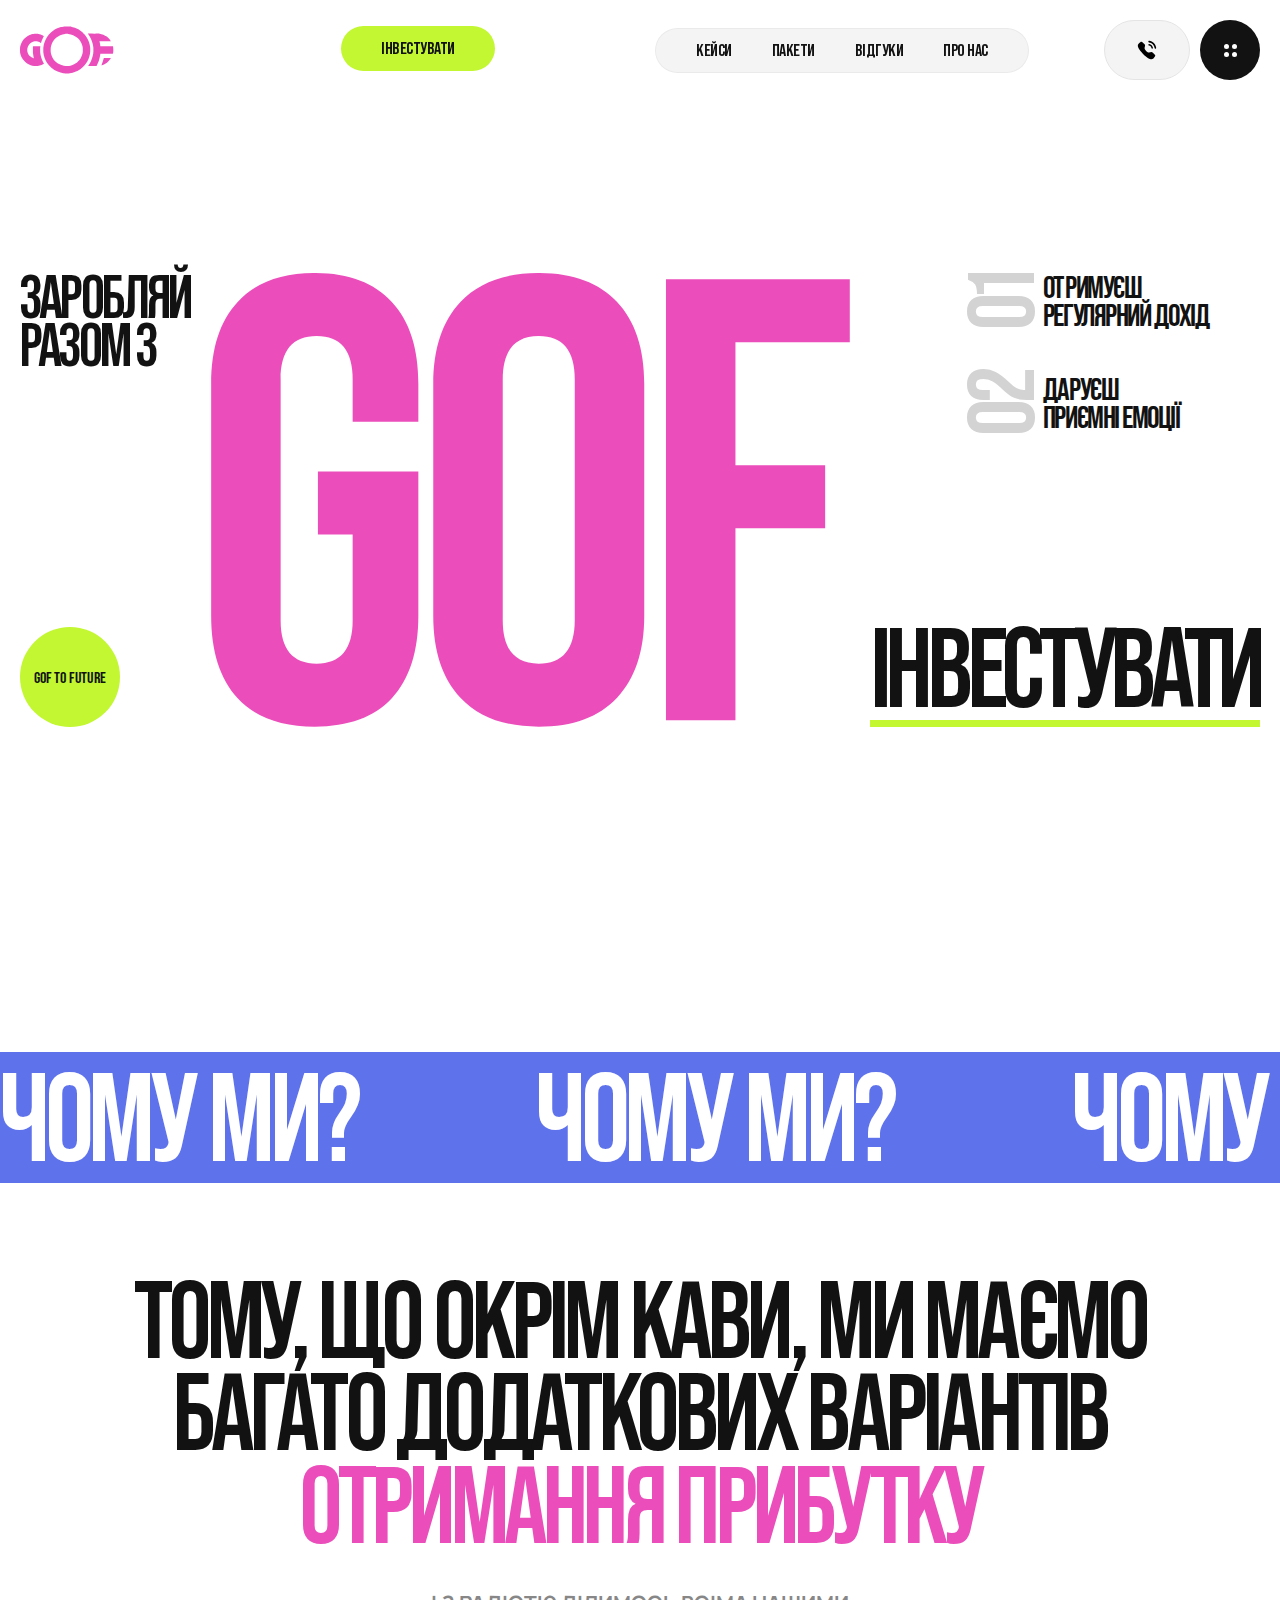
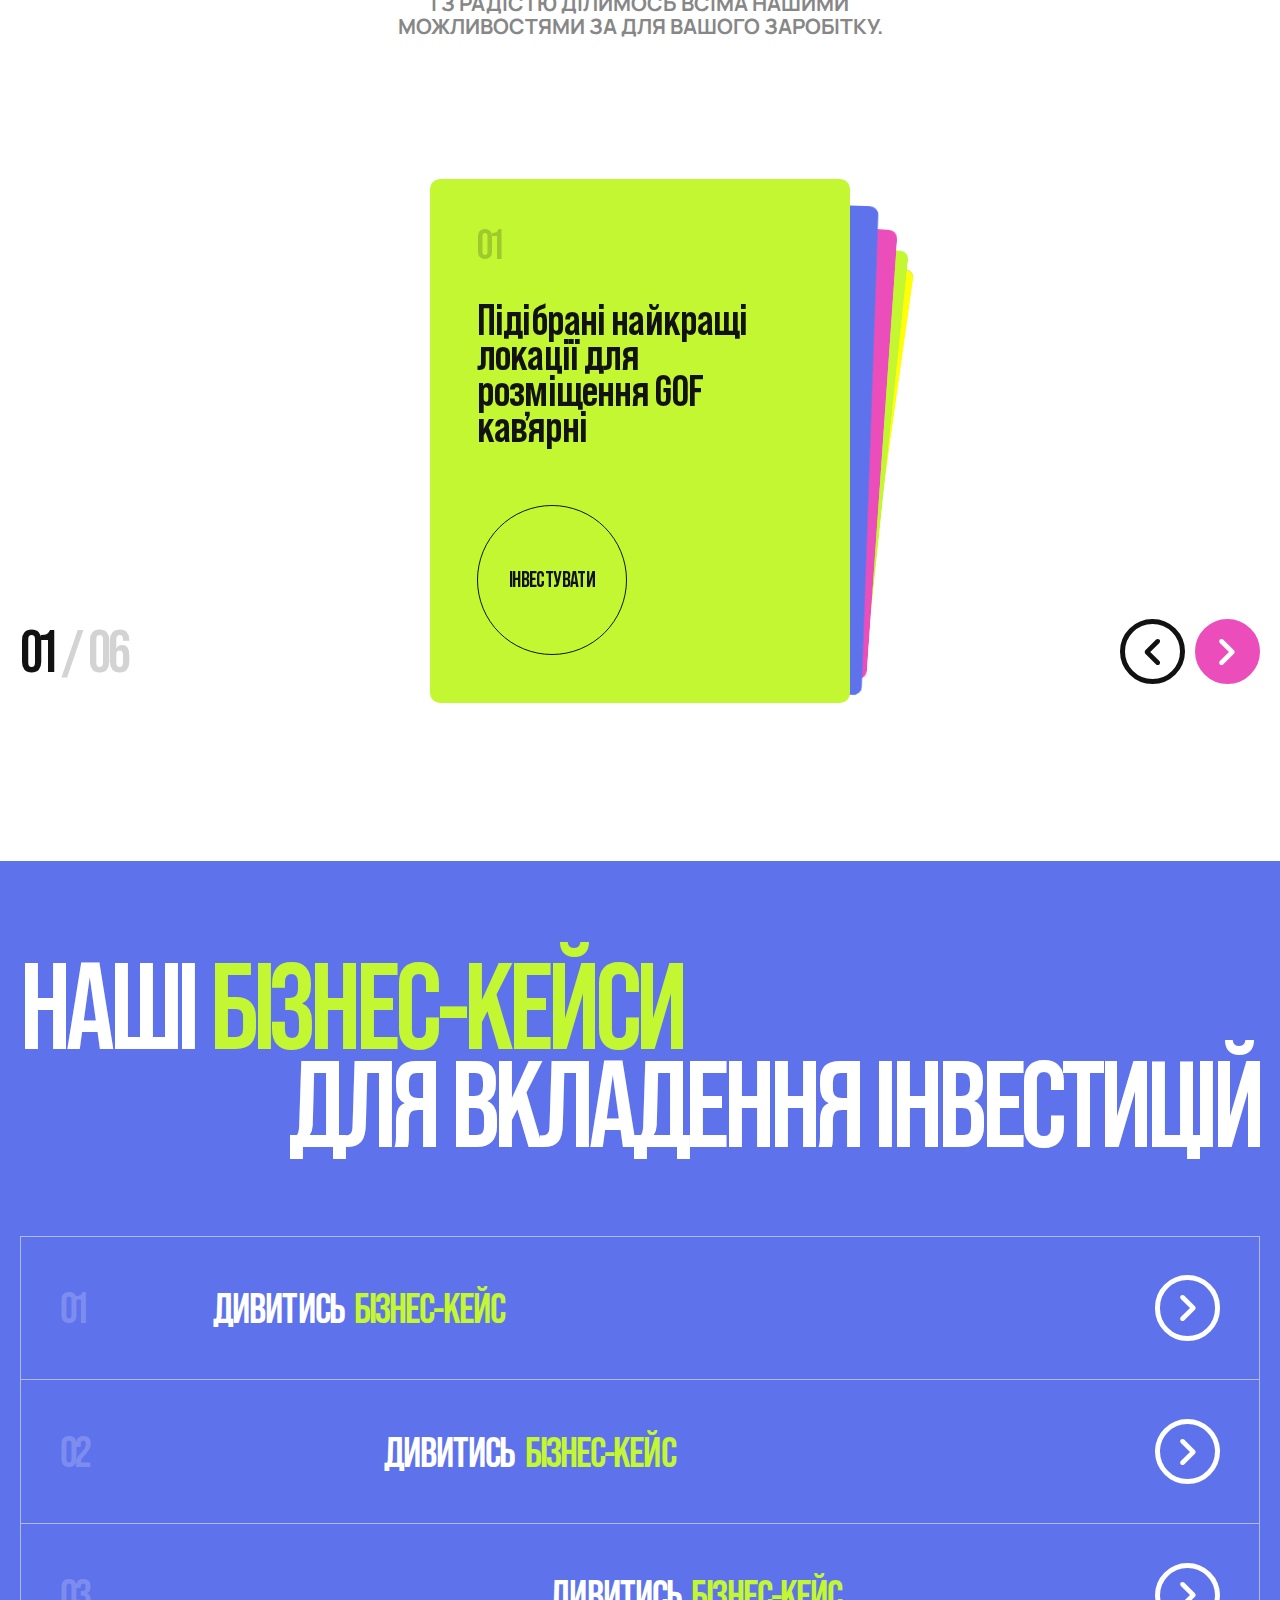
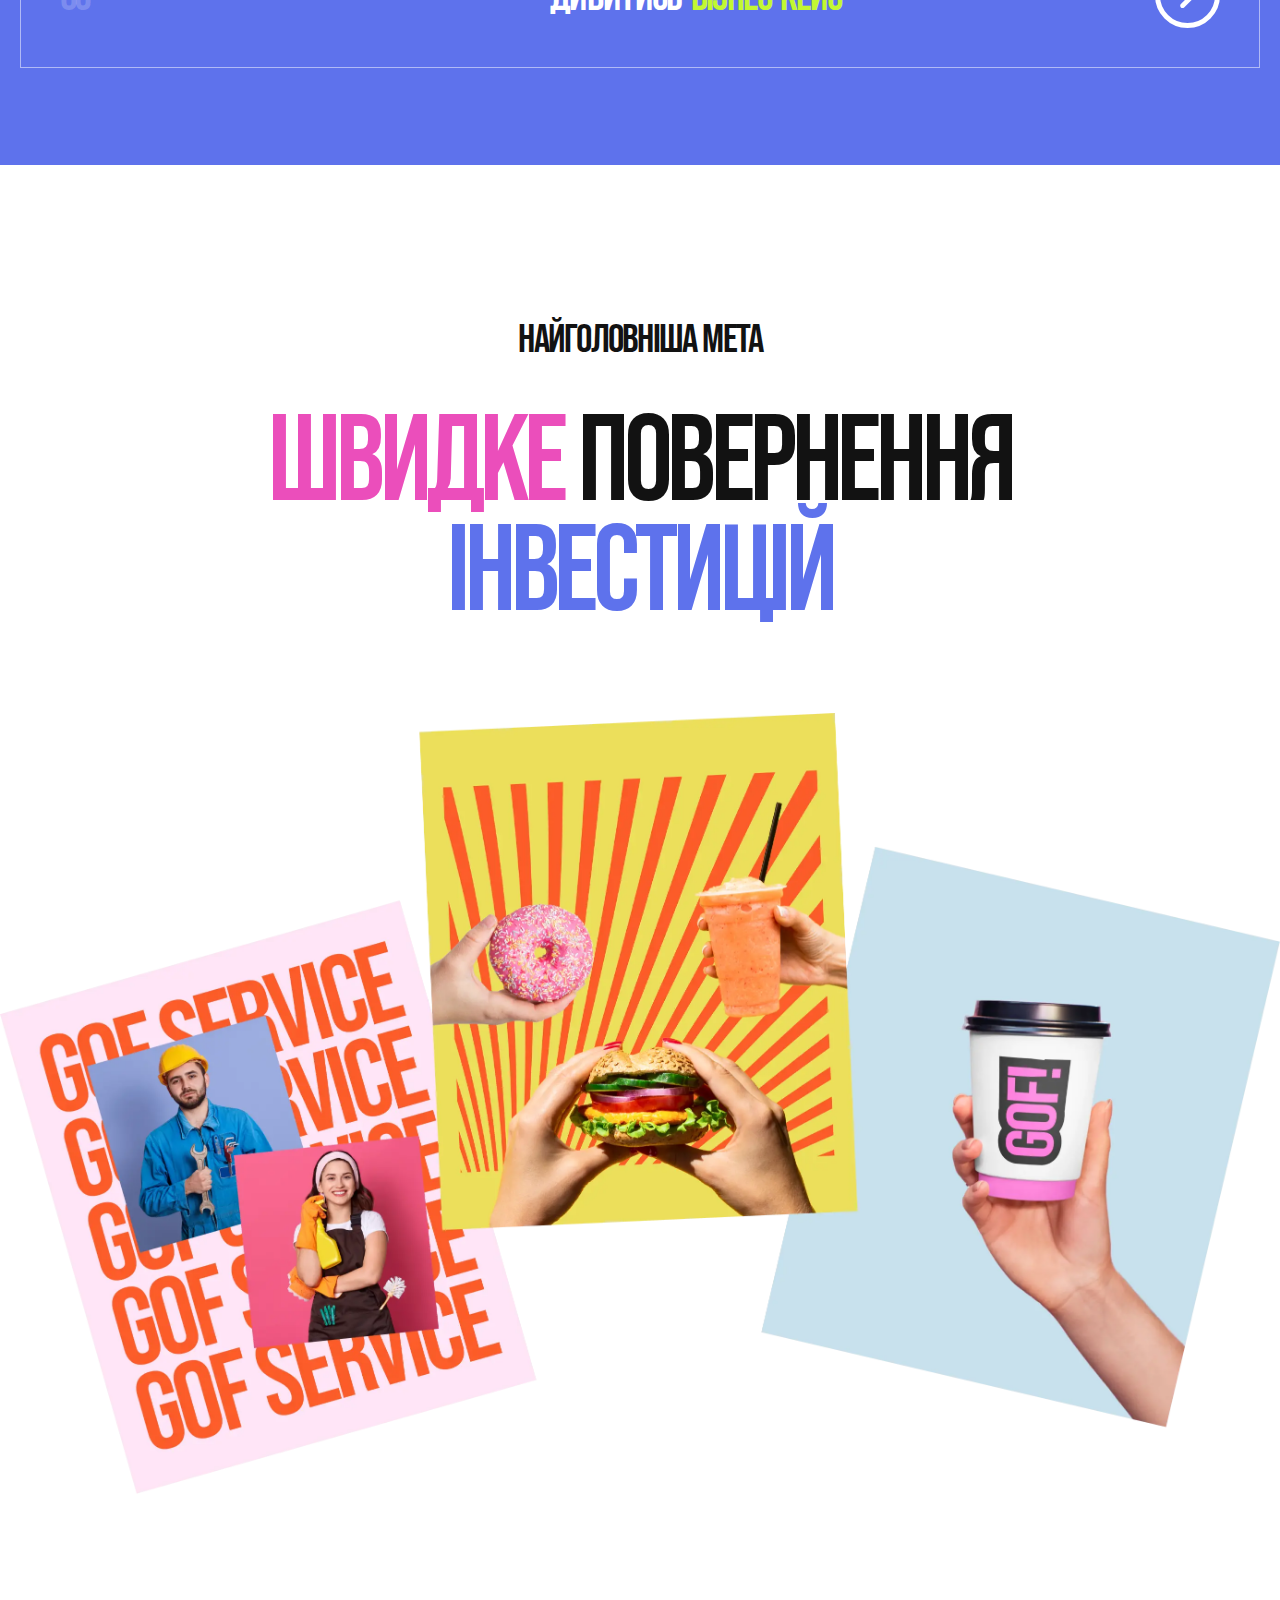
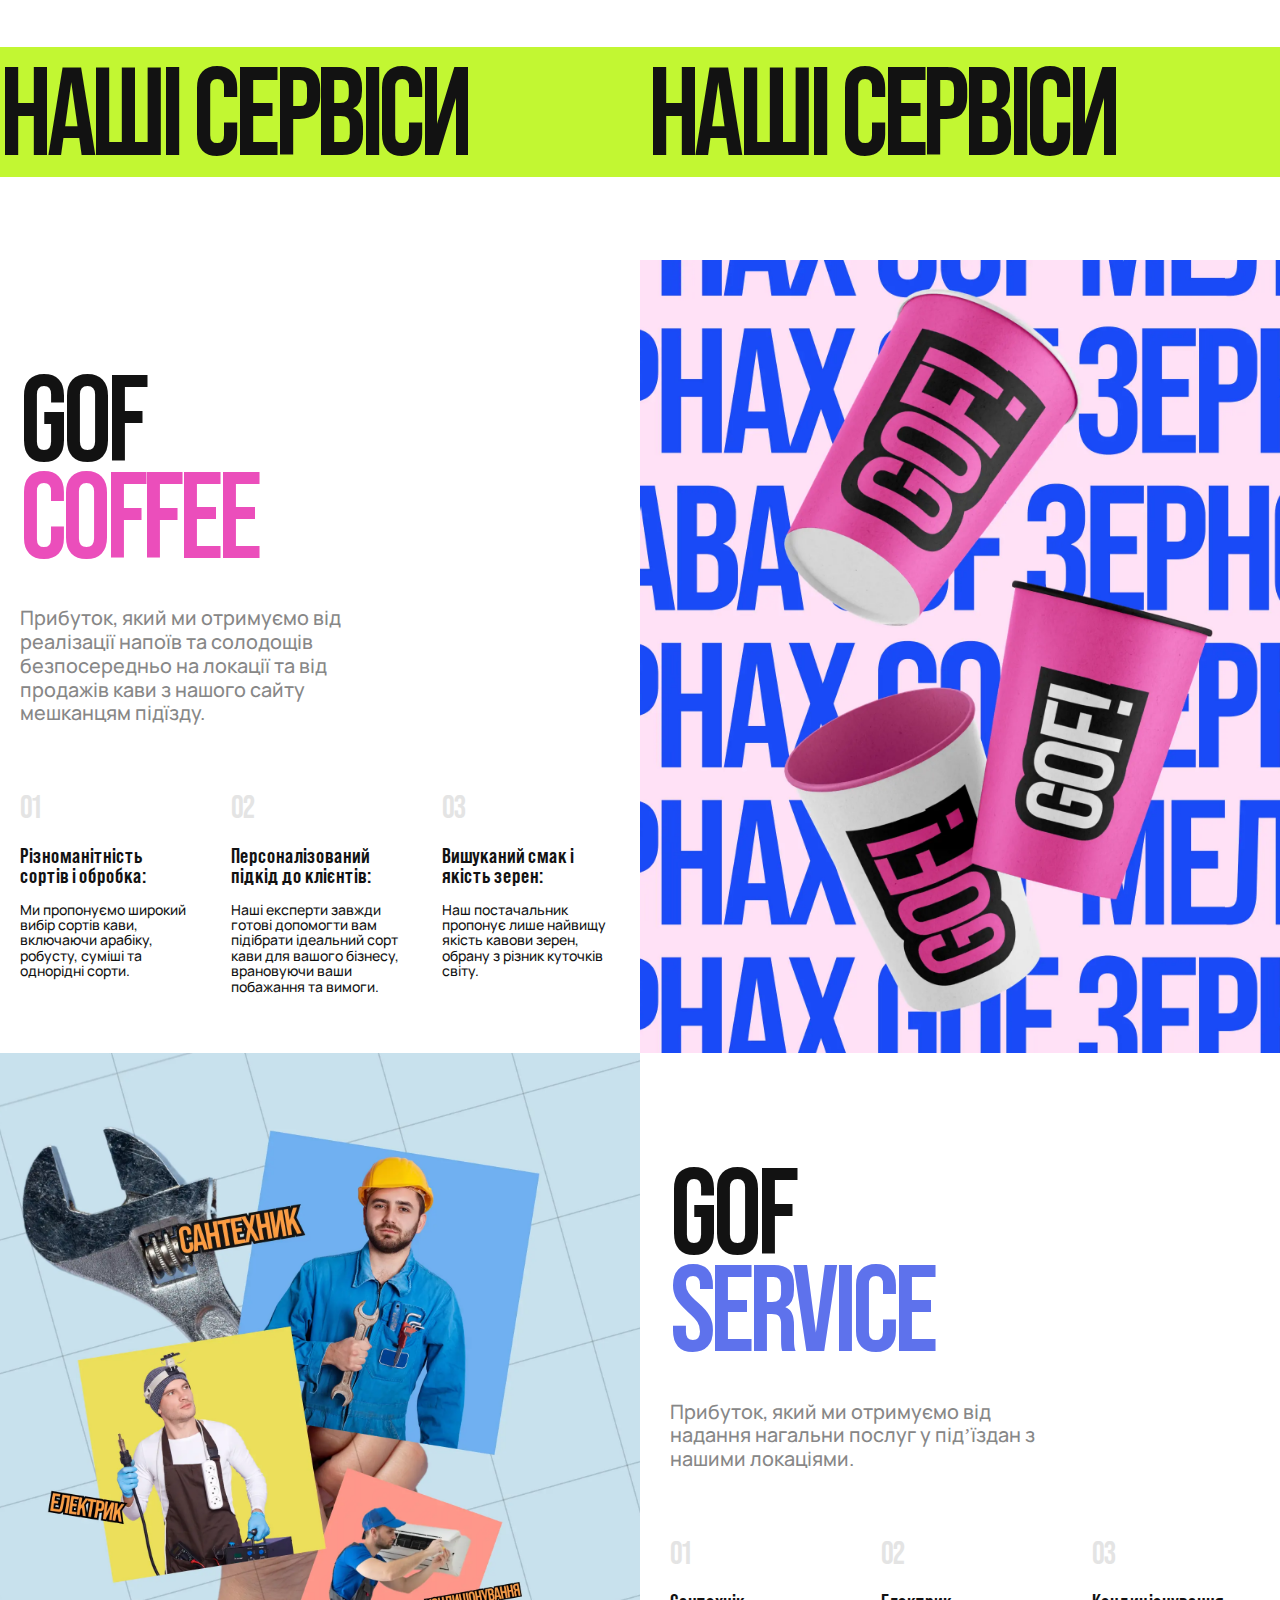
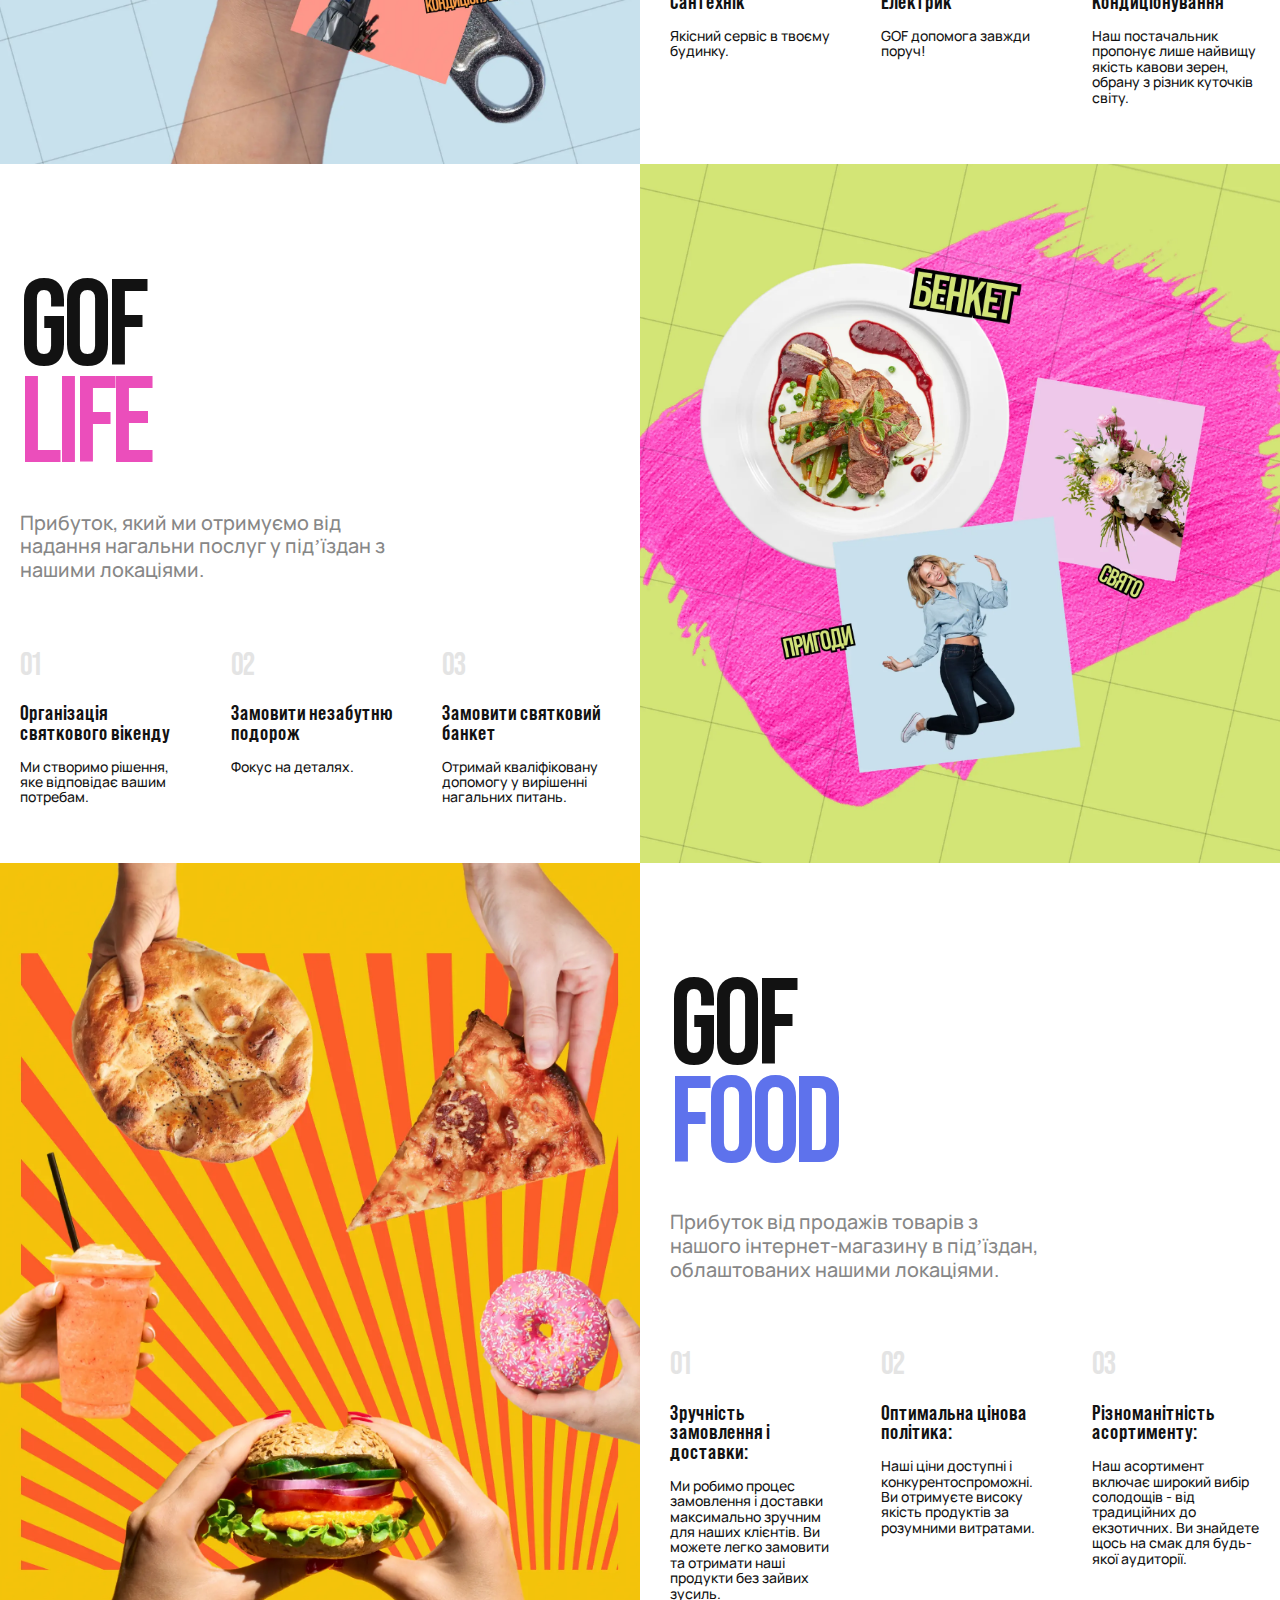
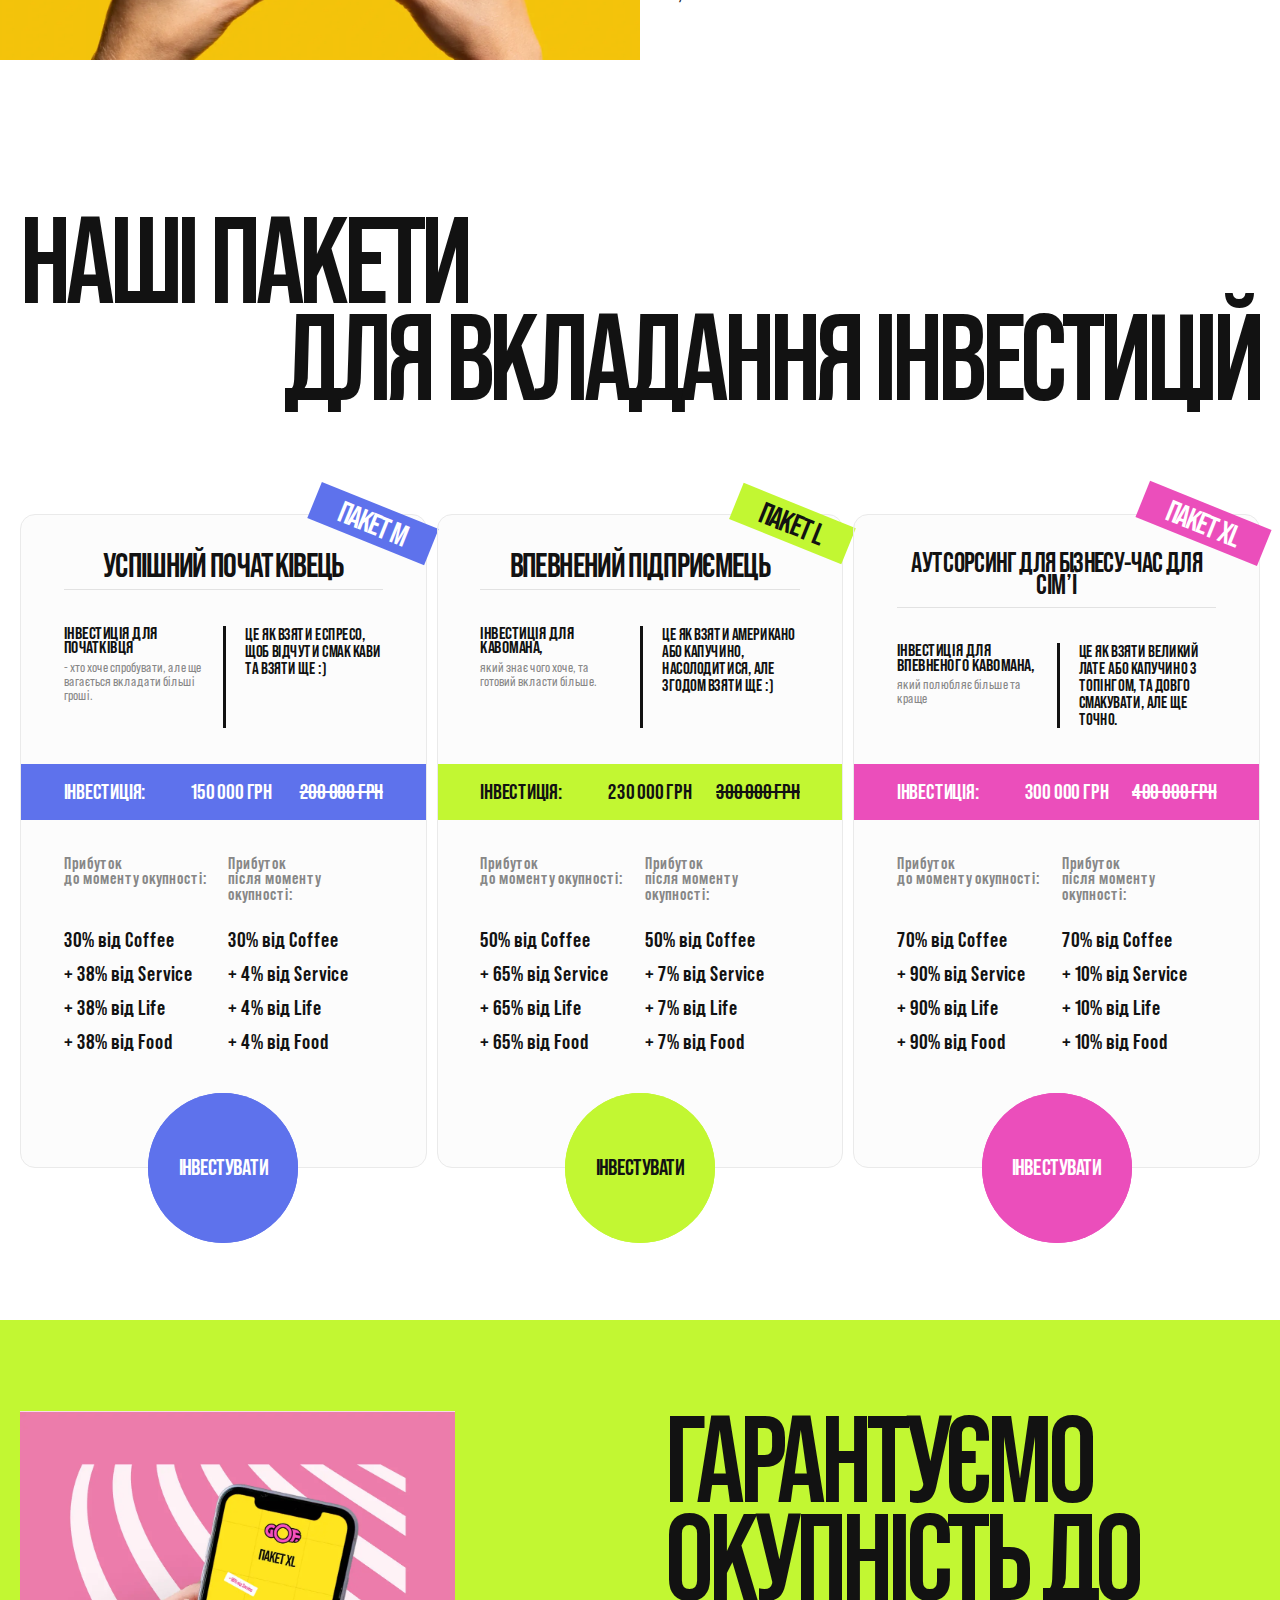
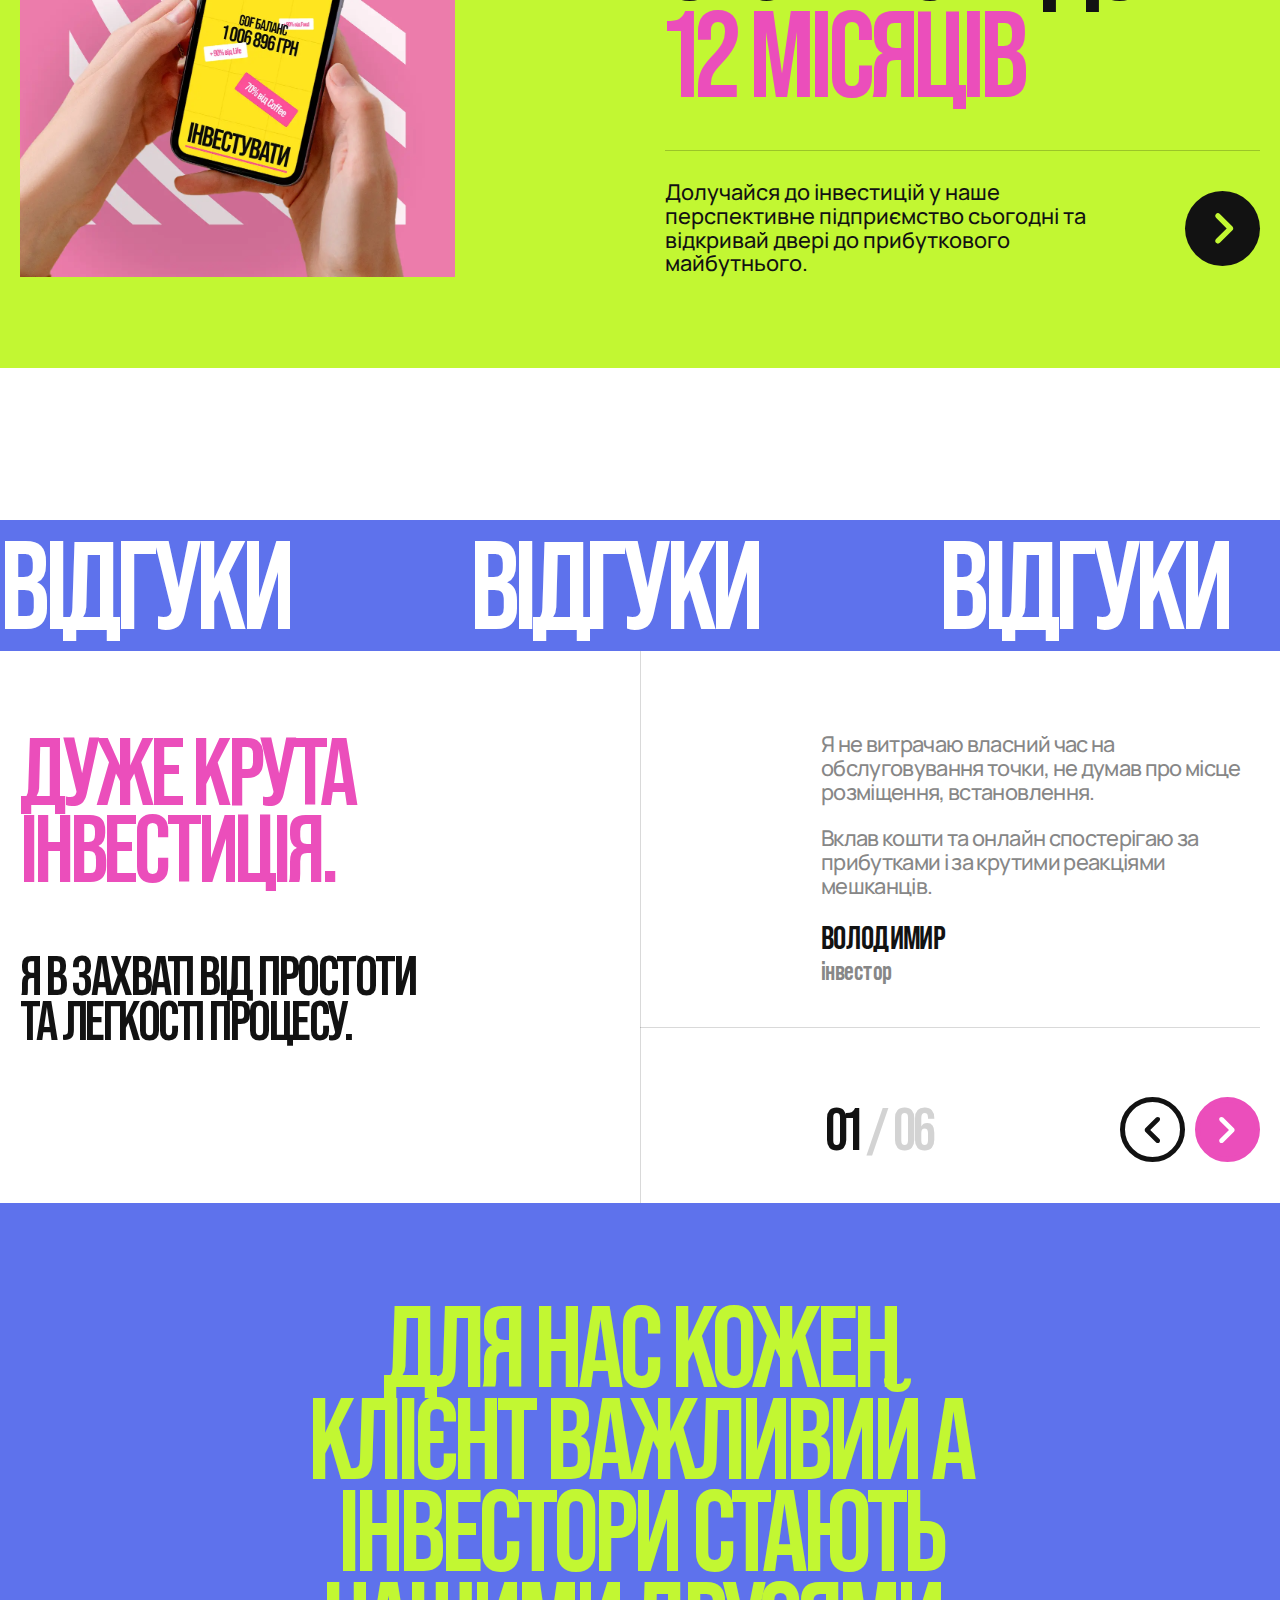
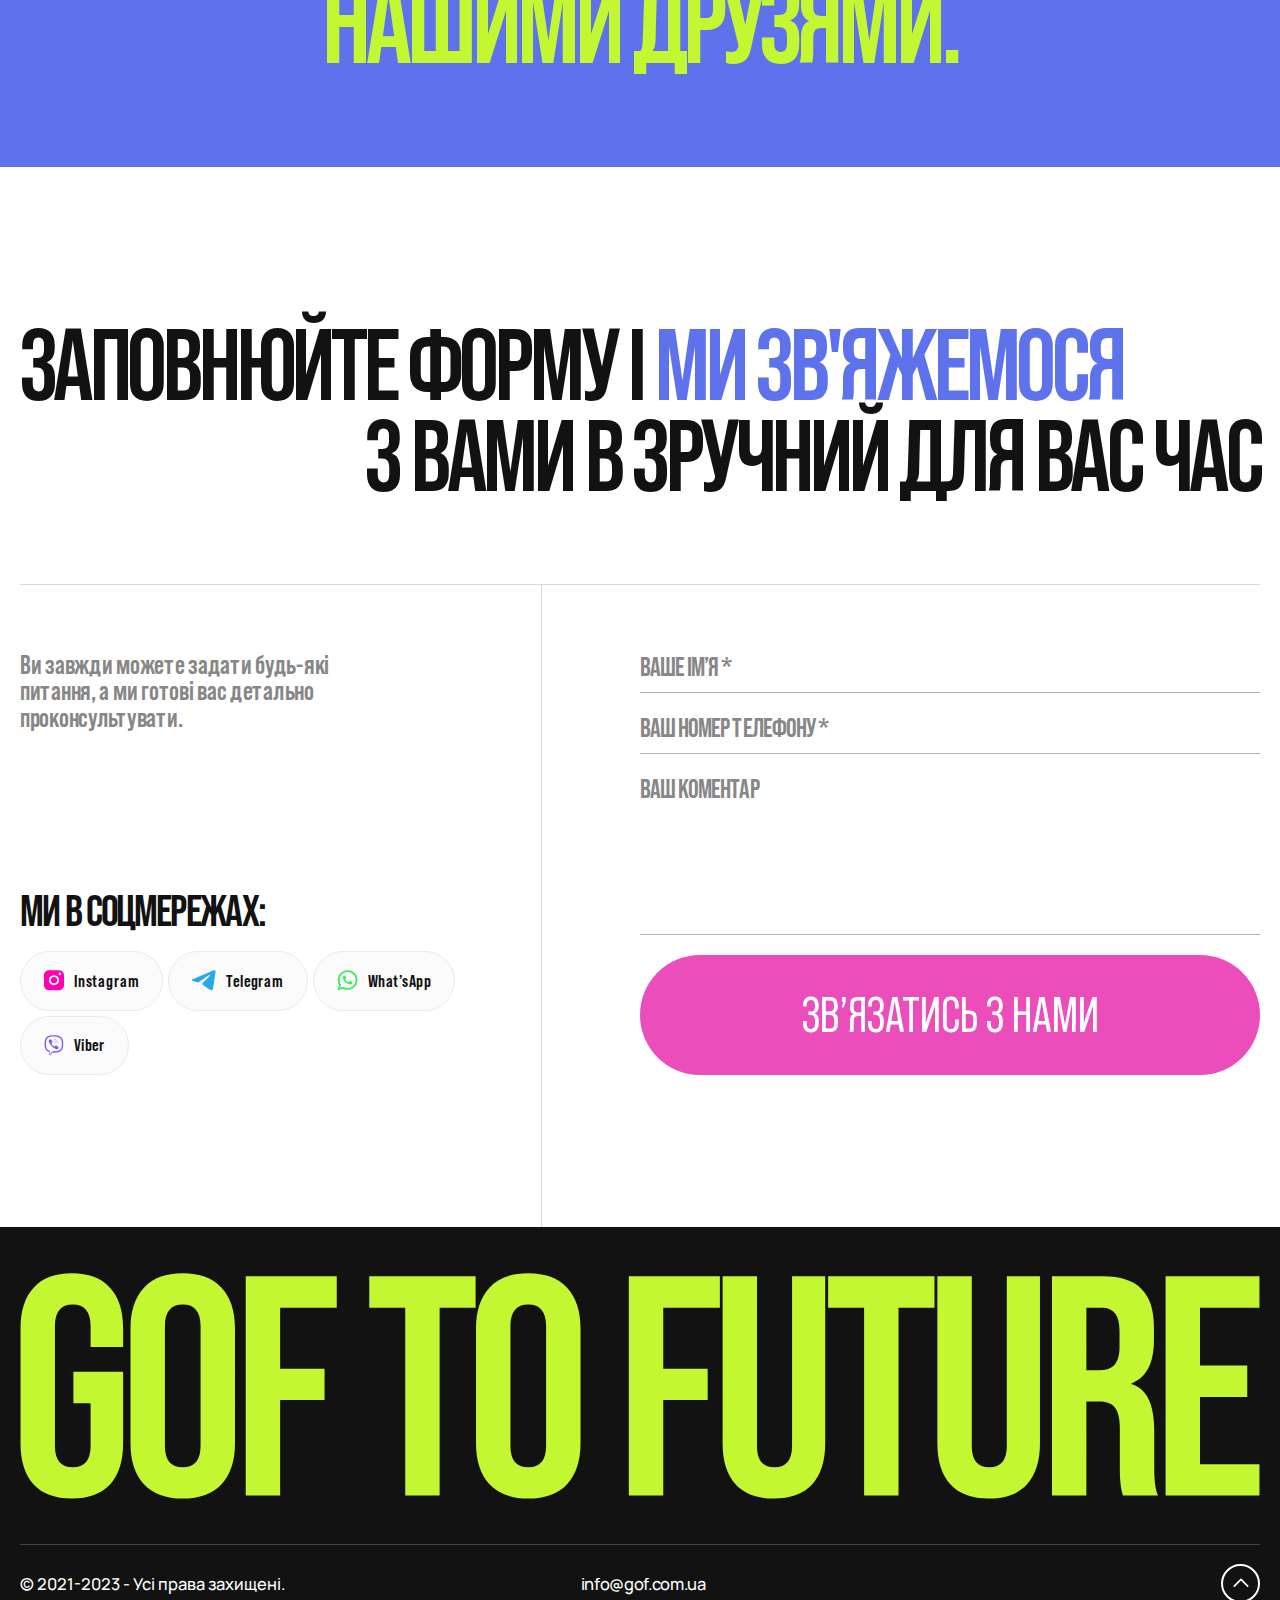
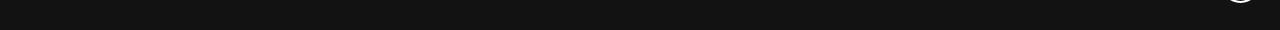
<file: docs/index.html>
<!DOCTYPE html>
<html lang="en">

<head>
	<title>GOF</title>
	<meta charset="UTF-8">
	<meta name="format-detection" content="telephone=no">
	<style>
		body {
			opacity: 0;
		}
	</style>
	<link rel="stylesheet" href="css/style.min.css?_v=20231115123859">
	<link rel="shortcut icon" href="favicon.ico">
	<!-- <meta name="robots" content="noindex, nofollow"> -->
	<meta name="viewport" content="width=device-width, initial-scale=1.0">
</head>

<body>
	<div class="wrapper">
		<header class="header">
			<div class="header__container">
				<div class="header__left">
					<div class="header__left-wrap">
						<a href="#" data-goto=".header" class="header__logo">
							<img src="img/icons/logo.svg" alt="logo">
						</a>
						<div class="header__invest-wrap">
							<a href="#" data-goto=".packages" data-goto-speed="2000" class="header__invest">інвестувати</a>
						</div>
					</div>
				</div>
				<div class="header__right">
					<nav class="header__body">
						<ul class="header__list">
							<li class="header__item"><a href="index.html" data-goto=".cases" data-goto-speed="2000" class="header__link">кейси</a></li>
							<li class="header__item"><a href="index.html" data-goto=".packages" data-goto-speed="2000" class="header__link">пакети</a></li>
							<li class="header__item"><a href="index.html" data-goto=".testimonials" data-goto-speed="2000" class="header__link">відгуки</a></li>
							<li class="header__item"><a href="about.html" data-da=".site-menu__li_mob-3,700" class="header__link link-about">Про нас</a></li>
						</ul>
					</nav>
					<div class="header__block">
						<a href="tel:+380960095050" class="header__phone">
							<img src="img/icons/phone.svg" alt="phone">
						</a>
						<button type="button" class="header__icon icon-menu">
							<span class="icon-menu__item">
								<span class="icon-menu__circle"></span>
								<span class="icon-menu__circle"></span>
								<span class="icon-menu__circle"></span>
								<span class="icon-menu__circle"></span>
							</span>
						</button>
					</div>
				</div>

				<div class="menu">
					<div class="menu__container">

						<div class="menu__top">
							<div class="menu__invest invest-menu">
								<a href="#" data-goto=".packages" data-goto-speed="2000" class="invest-menu__invest-link invest-link">інвестувати</a>
								<address class="invest-menu__address address-menu">
									<div class="address-menu__block">
										<p class="address-menu__txt">телефон:</p>
										<a href="tel:+380960095050" class="address-menu__info">+ 3 80 (96) 009 50 50</a>
									</div>
									<div class="address-menu__block">
										<p class="address-menu__txt">пошта:</p>
										<a href="mailto:info@gof.com.ua" class="address-menu__info">info@gof.com.ua</a>
									</div>
								</address>
							</div>

							<ul class="menu__site site-menu">
								<li class="site-menu__li">
									<a href="https://gof.com.ua/instructions/" class="site-menu__link">інструкція</a>
								</li>
								<li class="site-menu__li">
									<a href="https://gof.com.ua/gof-service" class="site-menu__link">gof service</a>
								</li>
								<li class="site-menu__li">
									<a href="https://gof.com.ua/coffee" class="site-menu__link">gof coffee</a>
								</li>
								<li class="site-menu__li">
									<a href="https://gof.com.ua/gof-life/" class="site-menu__link">gof life</a>
								</li>
								<li class="site-menu__li site-menu__li_mob-1"></li>
								<li class="site-menu__li site-menu__li_mob-2"></li>
								<li class="site-menu__li site-menu__li_mob-3"></li>
							</ul>
						</div>

					</div>

					<div class="menu__btm btm-menu">
						<div class="btm-menu__container">
							<ul class="btm-menu__social social-menu">
								<li class="social-menu__li">
									<a href="https://www.instagram.com/gof.com.ua/" class="social-menu__link">instagram</a>
								</li>
								<li class="social-menu__li">
									<a href="https://t.me/gofcomua" class="social-menu__link">telegram</a>
								</li>
								<li class="social-menu__li">
									<a href="https://www.facebook.com/GOFamarket" class="social-menu__link">what’sapp</a>
								</li>
								<li class="social-menu__li">
									<a href="https://invite.viber.com/?g2=AQB29R89wcFe4E1vSYa9YJrHnePRfAeS4D7cuN%2BvkHeVKnWDA4knO4EUiLkbrYbA&utm_source=flaer&utm_medium=popolnenie_kart&utm_campaign=06_08skidka" class="social-menu__link">viber</a>
								</li>
							</ul>
							<div class="btm-menu__other other-menu">
								<a href="https://gof.com.ua/pay/" data-da=".site-menu__li_mob-1,750" class="other-menu__link">поповнити картку</a>
								<a href="#" data-goto=".form__body" data-goto-speed="2000" data-da=".site-menu__li_mob-2,750" class="other-menu__link">контакти</a>
							</div>
						</div>
					</div>

				</div>
			</div>
		</header>
		<main class="page">
			<section class="hero sect-mr">
				<div class="hero__body">
					<div class="hero__container">
						<div class="hero__first">
							<h1 class="hero__txt">Заробляй<br> разом з </h1>
							<div class="hero__future">
								<p class="hero__future-txt">gof to future</p>
							</div>
						</div>
						<div class="hero__second">
							<div class="hero__image">
								<img src="img/icons/gof.svg" alt="gof text">
							</div>
						</div>
						<div class="hero__third">
							<ul class="hero__list list-hero">
								<li class="list-hero__item">
									<span class="list-hero__num">01</span>
									<span class="list-hero__txt">отримуєш<br> регулярний дохід</span>
								</li>
								<li class="list-hero__item">
									<span class="list-hero__num">02</span>
									<span class="list-hero__txt">даруєш<br> приємні емоції</span>
								</li>
							</ul>
							<a href="#" data-goto=".packages" data-goto-speed="2000" class="hero__invest invest-link">інвестувати</a>
						</div>
					</div>
				</div>
			</section>
			<section class="why sect-mr">
				<div class="why__line line-why">
					<ul class="line-why__list">
						<li class="line-why__item">чому ми?</li>
						<li class="line-why__item">чому ми?</li>
						<li class="line-why__item">чому ми?</li>
						<li class="line-why__item">чому ми?</li>
						<li class="line-why__item">чому ми?</li>
						<li class="line-why__item">чому ми?</li>
						<li class="line-why__item">чому ми?</li>
						<li class="line-why__item">чому ми?</li>
						<li class="line-why__item">чому ми?</li>
						<li class="line-why__item">чому ми?</li>
					</ul>
				</div>
				<div class="why__container">
					<h2 class="why__title">Тому, що окрім кави, ми маємо багато додаткових варіантів<br> <span>отримання прибутку</span></h2>
					<p class="why__subtitle text-gray">і з радістю ділимось всіма нашими можливостями за для Вашого заробітку.</p>
					<div class="why__slider-wrap">
						<div class="why__slider swiper">
							<div class="why__wrapper swiper-wrapper">
								<div class="why__slide swiper-slide">
									<article class="why__item item-why item-why-1">
										<div class="item-why__head">
											<p class="item-why__num">01</p>
											<h4 class="item-why__title">Підібрані найкращі локації для розміщення GOF кавʼярні</h4>
										</div>
										<a href="#" data-goto=".packages" class="item-why__btn">інвестувати</a>
									</article>
								</div>
								<div class="why__slide swiper-slide">
									<article class="why__item item-why item-why-2">
										<div class="item-why__head">
											<p class="item-why__num">02</p>
											<h4 class="item-why__title">Ви просто відпочиваєте з друзями та спостерігаєте за тим, як все круто працює</h4>
										</div>
										<a href="#" data-goto=".packages" class="item-why__btn">інвестувати</a>
									</article>
								</div>
								<div class="why__slide swiper-slide">
									<article class="why__item item-why item-why-3">
										<div class="item-why__head">
											<p class="item-why__num">03</p>
											<h4 class="item-why__title">Піклуємося про складну аналітику<br> роботи</h4>
										</div>
										<a href="#" data-goto=".packages" class="item-why__btn">інвестувати</a>
									</article>
								</div>
								<div class="why__slide swiper-slide">
									<article class="why__item item-why item-why-1">
										<div class="item-why__head">
											<p class="item-why__num">04</p>
											<h4 class="item-why__title">Доглядаємо за чистотою і порядком на всіх наших<br> обʼєктах</h4>
										</div>
										<a href="#" data-goto=".packages" class="item-why__btn">інвестувати</a>
									</article>
								</div>
								<div class="why__slide swiper-slide">
									<article class="why__item item-why item-why-4">
										<div class="item-why__head">
											<p class="item-why__num">05</p>
											<h4 class="item-why__title">Слідкуємо за незмінною рецептурою напоїв, бо нам важливо щоб було смачно</h4>
										</div>
										<a href="#" data-goto=".packages" class="item-why__btn">інвестувати</a>
									</article>
								</div>
								<div class="why__slide swiper-slide">
									<article class="why__item item-why item-why-2">
										<div class="item-why__head">
											<p class="item-why__num">06</p>
											<h4 class="item-why__title">Швидко реагуємо в будь-якій ситуації, ми цінуємо ваш спокій</h4>
										</div>
										<a href="#" data-goto=".packages" class="item-why__btn">інвестувати</a>
									</article>
								</div>
							</div>
						</div>
						<div class="why__nav">
							<div class="why__pagination swiper-pagination"></div>
							<div class="why__btns swiper-btn__wrapper">
								<button type="button" class="swiper-btn swiper-button-prev">
									<svg xmlns="http://www.w3.org/2000/svg" width="21" height="34" viewBox="0 0 21 34" fill="none">
										<path d="M3.23042 0.117176C3.99442 0.117176 4.76242 0.409175 5.34642 0.993175L19.2944 14.8732C19.8584 15.4372 20.1744 16.2012 20.1744 17.0012C20.1744 17.7972 19.8584 18.5612 19.2944 19.1252L5.34642 33.0132C4.17442 34.1812 2.27842 34.1812 1.10642 33.0052C-0.0615841 31.8292 -0.0575841 29.9292 1.11442 28.7612L12.9264 17.0012L1.11442 5.24118C-0.0575838 4.07318 -0.0615837 2.17718 1.10642 1.00118C1.69042 0.409179 2.46242 0.117176 3.23042 0.117176" />
									</svg>
								</button>
								<button type="button" class="swiper-btn swiper-button-next">
									<svg xmlns="http://www.w3.org/2000/svg" width="21" height="34" viewBox="0 0 21 34" fill="none">
										<path d="M3.23042 0.117176C3.99442 0.117176 4.76242 0.409175 5.34642 0.993175L19.2944 14.8732C19.8584 15.4372 20.1744 16.2012 20.1744 17.0012C20.1744 17.7972 19.8584 18.5612 19.2944 19.1252L5.34642 33.0132C4.17442 34.1812 2.27842 34.1812 1.10642 33.0052C-0.0615841 31.8292 -0.0575841 29.9292 1.11442 28.7612L12.9264 17.0012L1.11442 5.24118C-0.0575838 4.07318 -0.0615837 2.17718 1.10642 1.00118C1.69042 0.409179 2.46242 0.117176 3.23042 0.117176" />
									</svg>
								</button>
							</div>
						</div>
					</div>
				</div>
			</section>
			<section class="cases sect-mr">
				<div class="cases__container">
					<h2 class="cases__title title-main">
						наші <span class="color-acc-2">бізнес-кейси</span><br> <span class="cases__title-sp">для вкладення інвестицій</span>
					</h2>
					<ul class="cases__list">
						<li class="cases__item">
							<a href="./files/кейс-1.pdf" target="_blank" class="cases__link">
								<span class="cases__num">01</span>
								<span class="cases__name">дивитись&nbsp; <span>бізнес-кейс</span></span>
								<span class="cases__arr">
									<svg xmlns="http://www.w3.org/2000/svg" width="21" height="34" viewBox="0 0 21 34" fill="none">
										<path d="M3.23042 0.117176C3.99442 0.117176 4.76242 0.409175 5.34642 0.993175L19.2944 14.8732C19.8584 15.4372 20.1744 16.2012 20.1744 17.0012C20.1744 17.7972 19.8584 18.5612 19.2944 19.1252L5.34642 33.0132C4.17442 34.1812 2.27842 34.1812 1.10642 33.0052C-0.0615841 31.8292 -0.0575841 29.9292 1.11442 28.7612L12.9264 17.0012L1.11442 5.24118C-0.0575838 4.07318 -0.0615837 2.17718 1.10642 1.00118C1.69042 0.409179 2.46242 0.117176 3.23042 0.117176" />
									</svg>
								</span>
							</a>
						</li>
						<li class="cases__item">
							<a href="./files/кейс-2.pdf" target="_blank" class="cases__link">
								<span class="cases__num">02</span>
								<span class="cases__name">дивитись&nbsp; <span>бізнес-кейс</span></span>
								<span class="cases__arr">
									<svg xmlns="http://www.w3.org/2000/svg" width="21" height="34" viewBox="0 0 21 34" fill="none">
										<path d="M3.23042 0.117176C3.99442 0.117176 4.76242 0.409175 5.34642 0.993175L19.2944 14.8732C19.8584 15.4372 20.1744 16.2012 20.1744 17.0012C20.1744 17.7972 19.8584 18.5612 19.2944 19.1252L5.34642 33.0132C4.17442 34.1812 2.27842 34.1812 1.10642 33.0052C-0.0615841 31.8292 -0.0575841 29.9292 1.11442 28.7612L12.9264 17.0012L1.11442 5.24118C-0.0575838 4.07318 -0.0615837 2.17718 1.10642 1.00118C1.69042 0.409179 2.46242 0.117176 3.23042 0.117176" />
									</svg>
								</span>
							</a>
						</li>
						<li class="cases__item">
							<a href="./files/кейс-3.pdf" target="_blank" class="cases__link">
								<span class="cases__num">03</span>
								<span class="cases__name">дивитись&nbsp; <span>бізнес-кейс</span></span>
								<span class="cases__arr">
									<svg xmlns="http://www.w3.org/2000/svg" width="21" height="34" viewBox="0 0 21 34" fill="none">
										<path d="M3.23042 0.117176C3.99442 0.117176 4.76242 0.409175 5.34642 0.993175L19.2944 14.8732C19.8584 15.4372 20.1744 16.2012 20.1744 17.0012C20.1744 17.7972 19.8584 18.5612 19.2944 19.1252L5.34642 33.0132C4.17442 34.1812 2.27842 34.1812 1.10642 33.0052C-0.0615841 31.8292 -0.0575841 29.9292 1.11442 28.7612L12.9264 17.0012L1.11442 5.24118C-0.0575838 4.07318 -0.0615837 2.17718 1.10642 1.00118C1.69042 0.409179 2.46242 0.117176 3.23042 0.117176" />
									</svg>
								</span>
							</a>
						</li>
					</ul>
				</div>
			</section>
			<section class="goal sect-mr">
				<div class="goal__container">
					<h2 class="goal__tilte">Найголовніша мета</h2>
					<p class="goal__subtitle title-main">
						<span class="color-acc">Швидке</span> повернення<br> <span class="color-acc-4">інвестицій</span>
					</p>
				</div>
				<div class="goal__images">
					<picture><source srcset="img/goal.webp" type="image/webp"><img src="img/goal.png" alt="goals"></picture>
				</div>
			</section>
			<section class="service sect-mr">
				<div class="service__line line-why">
					<ul class="line-why__list">
						<li class="line-why__item">наші сервіси</li>
						<li class="line-why__item">наші сервіси</li>
						<li class="line-why__item">наші сервіси</li>
						<li class="line-why__item">наші сервіси</li>
						<li class="line-why__item">наші сервіси</li>
						<li class="line-why__item">наші сервіси</li>
						<li class="line-why__item">наші сервіси</li>
						<li class="line-why__item">наші сервіси</li>
						<li class="line-why__item">наші сервіси</li>
						<li class="line-why__item">наші сервіси</li>
					</ul>
				</div>
				<div class="service__container">
					<ul class="service__list">
						<li class="service__item item-service item-service_left">
							<div class="item-service__info">
								<h2 class="item-service__title title-main">
									GOF<br> <span class="color-acc">Coffee</span>
								</h2>
								<p class="item-service__subtitle text-gray">
									Прибуток, який ми отримуємо від реалізації напоїв та солодощів безпосередньо на локації та від продажів кави з нашого сайту мешканцям підїзду.
								</p>
								<ul class="item-service__sublist sublist-item">
									<li class="sublist-item__li">
										<p class="sublist-item__num">01</p>
										<h3 class="sublist-item__title">
											Різноманітність сортів і обробка:
										</h3>
										<p class="sublist-item__txt">
											Ми пропонуємо широкий вибір сортів кави, включаючи арабіку, робусту, суміші та однорідні сорти.
										</p>
									</li>
									<li class="sublist-item__li">
										<p class="sublist-item__num">02</p>
										<h3 class="sublist-item__title">
											Персоналізований підкід до клієнтів:
										</h3>
										<p class="sublist-item__txt">
											Наші експерти завжди готові допомогти вам підібрати ідеальний сорт кави для вашого бізнесу, врановуючи ваши побажання та вимоги.
										</p>
									</li>
									<li class="sublist-item__li">
										<p class="sublist-item__num">03</p>
										<h3 class="sublist-item__title">
											Вишуканий смак і якість зерен:
										</h3>
										<p class="sublist-item__txt">
											Наш постачальник пропонує лише найвищу якість кавови зерен, обрану з різник куточків світу.
										</p>
									</li>
								</ul>
							</div>
							<div class="item-service__image">
								<picture><source srcset="img/coffee.webp" type="image/webp"><img src="img/coffee.jpg" alt="coffee"></picture>
							</div>
						</li>

						<li class="service__item item-service item-service_right">
							<div class="item-service__info">
								<h2 class="item-service__title title-main">
									GOF<br> <span class="color-acc-4">Service</span>
								</h2>
								<p class="item-service__subtitle text-gray">
									Прибуток, який ми отримуємо від надання нагальни послуг у підʼїздан з нашими локаціями.
								</p>
								<ul class="item-service__sublist sublist-item">
									<li class="sublist-item__li">
										<p class="sublist-item__num">01</p>
										<h3 class="sublist-item__title">
											Сантехнік
										</h3>
										<p class="sublist-item__txt">
											Якісний сервіс
											в твоєму будинку.
										</p>
									</li>
									<li class="sublist-item__li">
										<p class="sublist-item__num">02</p>
										<h3 class="sublist-item__title">
											Електрик
										</h3>
										<p class="sublist-item__txt">
											GOF допомога завжди поруч!
										</p>
									</li>
									<li class="sublist-item__li">
										<p class="sublist-item__num">03</p>
										<h3 class="sublist-item__title">
											Кондиціонування
										</h3>
										<p class="sublist-item__txt">
											Наш постачальник пропонує лише найвищу якість кавови зерен, обрану з різник куточків світу.
										</p>
									</li>
								</ul>
							</div>
							<div class="item-service__image">
								<picture><source srcset="img/service.webp" type="image/webp"><img src="img/service.jpg" alt="service"></picture>
							</div>
						</li>

						<li class="service__item item-service item-service_left">
							<div class="item-service__info">
								<h2 class="item-service__title title-main">
									GOF<br> <span class="color-acc">Life</span>
								</h2>
								<p class="item-service__subtitle text-gray">
									Прибуток, який ми отримуємо від надання нагальни послуг у підʼїздан з нашими локаціями.
								</p>
								<ul class="item-service__sublist sublist-item">
									<li class="sublist-item__li">
										<p class="sublist-item__num">01</p>
										<h3 class="sublist-item__title">
											Організація святкового вікенду
										</h3>
										<p class="sublist-item__txt">
											Ми створимо рішення, яке відповідає вашим потребам.
										</p>
									</li>
									<li class="sublist-item__li">
										<p class="sublist-item__num">02</p>
										<h3 class="sublist-item__title">
											Замовити незабутню подорож
										</h3>
										<p class="sublist-item__txt">
											Фокус
											на деталях.
										</p>
									</li>
									<li class="sublist-item__li">
										<p class="sublist-item__num">03</p>
										<h3 class="sublist-item__title">
											Замовити святковий банкет
										</h3>
										<p class="sublist-item__txt">
											Отримай кваліфіковану
											допомогу у вирішенні
											нагальних питань.
										</p>
									</li>
								</ul>
							</div>
							<div class="item-service__image">
								<picture><source srcset="img/life.webp" type="image/webp"><img src="img/life.jpg" alt="life"></picture>
							</div>
						</li>

						<li class="service__item item-service item-service_right">
							<div class="item-service__info">
								<h2 class="item-service__title title-main">
									GOF<br> <span class="color-acc-4">food</span>
								</h2>
								<p class="item-service__subtitle text-gray">
									Прибуток від продажів товарів з нашого інтернет-магазину в підʼїздан, облаштованих нашими локаціями.
								</p>
								<ul class="item-service__sublist sublist-item">
									<li class="sublist-item__li">
										<p class="sublist-item__num">01</p>
										<h3 class="sublist-item__title">
											Зручність замовлення і доставки:
										</h3>
										<p class="sublist-item__txt">
											Ми робимо процес замовлення і доставки максимально зручним для наших клієнтів. Ви можете легко замовити та отримати наші продукти без зайвих зусиль.
										</p>
									</li>
									<li class="sublist-item__li">
										<p class="sublist-item__num">02</p>
										<h3 class="sublist-item__title">
											Оптимальна цінова політика:
										</h3>
										<p class="sublist-item__txt">
											Наші ціни доступні і конкурентоспроможні. Ви отримуєте високу якість продуктів за розумними витратами.
										</p>
									</li>
									<li class="sublist-item__li">
										<p class="sublist-item__num">03</p>
										<h3 class="sublist-item__title">
											Різноманітність асортименту:
										</h3>
										<p class="sublist-item__txt">
											Наш асортимент включає широкий вибір солодощів -
											від традиційних до екзотичних. Ви знайдете щось на смак для будь-якої аудиторії.
										</p>
									</li>
								</ul>
							</div>
							<div class="item-service__image">
								<picture><source srcset="img/food.webp" type="image/webp"><img src="img/food.jpg" alt="food"></picture>
							</div>
						</li>

					</ul>
				</div>
			</section>
			<section class="packages sect-mr">
				<div class="packages__container">
					<h2 class="packages__title title-main">
						наші пакети<br> <span>для вкладання інвестицій</span>
					</h2>
					<div class="packages__block">
						<ul class="packages__list">
							<li class="packages__item item-packages item-packages_01">
								<div class="item-packages__label">Пакет М</div>
								<div class="item-packages__body">
									<h3 class="item-packages__title">
										Успішний початківець
									</h3>
									<div class="item-packages__about">
										<div class="item-packages__block">
											<p class="item-packages__txt-1">
												Інвестиція для початківця
											</p>
											<p class="item-packages__txt-2">
												- хто хоче спробувати, але ще вагається вкладати більші гроші.
											</p>
										</div>
										<div class="item-packages__block">
											<p class="item-packages__txt-3">
												Це як взяти еспресо, щоб відчути смак кави та взяти ще :)
											</p>
										</div>
									</div>
									<div class="item-packages__invest">
										<p class="item-packages__invest-txt">Інвестиція:</p>
										<p class="item-packages__invest-txt">150 000 грн</p>
										<p class="item-packages__invest-txt">200 000 грн</p>
									</div>
									<div class="item-packages__calculation">
										<div class="item-packages__before">
											<h4 class="item-packages__list-title">
												Прибуток<br> до моменту окупності:
											</h4>
											<ul class="item-packages__list">
												<li class="item-packages__li">
													30% від Coffee
												</li>
												<li class="item-packages__li">
													+ 38% від Service
												</li>
												<li class="item-packages__li">
													+ 38% від Life
												</li>
												<li class="item-packages__li">
													+ 38% від Food
												</li>
											</ul>
										</div>
										<div class="item-packages__after">
											<h4 class="item-packages__list-title">
												Прибуток<br> після моменту окупності:
											</h4>
											<ul class="item-packages__list">
												<li class="item-packages__li">
													30% від Coffee
												</li>
												<li class="item-packages__li">
													+ 4% від Service
												</li>
												<li class="item-packages__li">
													+ 4% від Life
												</li>
												<li class="item-packages__li">
													+ 4% від Food
												</li>
											</ul>
										</div>
									</div>
								</div>
								<a href="#" data-goto=".form__body" class="item-packages__link">Інвестувати</a>
							</li>

							<li class="packages__item item-packages item-packages_02">
								<div class="item-packages__label">Пакет L</div>
								<div class="item-packages__body">
									<h3 class="item-packages__title">
										Впевнений підприємець
									</h3>
									<div class="item-packages__about">
										<div class="item-packages__block">
											<p class="item-packages__txt-1">
												Інвестиція для кавомана,
											</p>
											<p class="item-packages__txt-2">
												який знає чого хоче, та готовий вкласти більше.
											</p>
										</div>
										<div class="item-packages__block">
											<p class="item-packages__txt-3">
												Це як взяти американо або капучино, насолодитися, але згодом взяти ще :)
											</p>
										</div>
									</div>
									<div class="item-packages__invest">
										<p class="item-packages__invest-txt">Інвестиція:</p>
										<p class="item-packages__invest-txt">230 000 грн</p>
										<p class="item-packages__invest-txt">300 000 грн</p>
									</div>
									<div class="item-packages__calculation">
										<div class="item-packages__before">
											<h4 class="item-packages__list-title">
												Прибуток<br> до моменту окупності:
											</h4>
											<ul class="item-packages__list">
												<li class="item-packages__li">
													50% від Coffee
												</li>
												<li class="item-packages__li">
													+ 65% від Service
												</li>
												<li class="item-packages__li">
													+ 65% від Life
												</li>
												<li class="item-packages__li">
													+ 65% від Food
												</li>
											</ul>
										</div>
										<div class="item-packages__after">
											<h4 class="item-packages__list-title">
												Прибуток<br> після моменту окупності:
											</h4>
											<ul class="item-packages__list">
												<li class="item-packages__li">
													50% від Coffee
												</li>
												<li class="item-packages__li">
													+ 7% від Service
												</li>
												<li class="item-packages__li">
													+ 7% від Life
												</li>
												<li class="item-packages__li">
													+ 7% від Food
												</li>
											</ul>
										</div>
									</div>
								</div>
								<a href="#" data-goto=".form__body" class="item-packages__link">Інвестувати</a>
							</li>

							<li class="packages__item item-packages item-packages_03">
								<div class="item-packages__label">Пакет XL</div>
								<div class="item-packages__body">
									<h3 class="item-packages__title">
										Аутсорсинг для бізнесу-час для сім ʼ ї
									</h3>
									<div class="item-packages__about">
										<div class="item-packages__block">
											<p class="item-packages__txt-1">
												Інвестиція для впевненого кавомана,
											</p>
											<p class="item-packages__txt-2">
												який полюбляє більше та краще
											</p>
										</div>
										<div class="item-packages__block">
											<p class="item-packages__txt-3">
												Це як взяти великий лате або капучино з топінгом, та довго смакувати, але ще точно.
											</p>
										</div>
									</div>
									<div class="item-packages__invest">
										<p class="item-packages__invest-txt">Інвестиція:</p>
										<p class="item-packages__invest-txt">300 000 грн</p>
										<p class="item-packages__invest-txt">400 000 грн</p>
									</div>
									<div class="item-packages__calculation">
										<div class="item-packages__before">
											<h4 class="item-packages__list-title">
												Прибуток<br> до моменту окупності:
											</h4>
											<ul class="item-packages__list">
												<li class="item-packages__li">
													70% від Coffee
												</li>
												<li class="item-packages__li">
													+ 90% від Service
												</li>
												<li class="item-packages__li">
													+ 90% від Life
												</li>
												<li class="item-packages__li">
													+ 90% від Food
												</li>
											</ul>
										</div>
										<div class="item-packages__after">
											<h4 class="item-packages__list-title">
												Прибуток<br> після моменту окупності:
											</h4>
											<ul class="item-packages__list">
												<li class="item-packages__li">
													70% від Coffee
												</li>
												<li class="item-packages__li">
													+ 10% від Service
												</li>
												<li class="item-packages__li">
													+ 10% від Life
												</li>
												<li class="item-packages__li">
													+ 10% від Food
												</li>
											</ul>
										</div>
									</div>
								</div>
								<a href="#" data-goto=".form__body" class="item-packages__link">Інвестувати</a>
							</li>

						</ul>
					</div>
				</div>
			</section>
			<section class="guarantees sect-mr">
				<div class="guarantees__container">
					<div class="guarantees__image">
						<div class="guarantees__img-body">
							<picture><source srcset="img/guarantees.webp" type="image/webp"><img src="img/guarantees.jpg" alt="guarantees"></picture>
						</div>
					</div>
					<div class="guarantees__info">
						<h2 class="guarantees__title title-main">
							Гарантуємо окупність до<br> <span class="color-acc">12 місяців</span>
						</h2>
						<div class="guarantees__buttons">
							<p class="guarantees__txt">Долучайся до інвестицій у наше перспективне підприємство сьогодні та відкривай двері до прибуткового майбутнього.</p>
							<a href="#" data-goto=".form__body" class="guarantees__link">
								<svg xmlns="http://www.w3.org/2000/svg" width="21" height="34" viewBox="0 0 21 34" fill="none">
									<path d="M3.23042 0.117176C3.99442 0.117176 4.76242 0.409175 5.34642 0.993175L19.2944 14.8732C19.8584 15.4372 20.1744 16.2012 20.1744 17.0012C20.1744 17.7972 19.8584 18.5612 19.2944 19.1252L5.34642 33.0132C4.17442 34.1812 2.27842 34.1812 1.10642 33.0052C-0.0615841 31.8292 -0.0575841 29.9292 1.11442 28.7612L12.9264 17.0012L1.11442 5.24118C-0.0575838 4.07318 -0.0615837 2.17718 1.10642 1.00118C1.69042 0.409179 2.46242 0.117176 3.23042 0.117176" />
								</svg>
							</a>
						</div>
					</div>
				</div>
			</section>
			<section class="testimonials">
				<div class="testimonials__line line-why">
					<ul class="line-why__list">
						<li class="line-why__item">відгуки</li>
						<li class="line-why__item">відгуки</li>
						<li class="line-why__item">відгуки</li>
						<li class="line-why__item">відгуки</li>
						<li class="line-why__item">відгуки</li>
						<li class="line-why__item">відгуки</li>
						<li class="line-why__item">відгуки</li>
						<li class="line-why__item">відгуки</li>
						<li class="line-why__item">відгуки</li>
						<li class="line-why__item">відгуки</li>
					</ul>
				</div>
				<div class="testimonials__container">
					<div class="testimonials__slider swiper">
						<div class="testimonials__wrapper swiper-wrapper">

							<div class="testimonials__slide slide-testim swiper-slide">
								<div class="slide-testim__left">
									<div class="slide-testim__left-block">
										<p class="slide-testim__big">Дуже крута<br> інвестиція. </p>
										<p class="slide-testim__sml">Я в захваті від простоти та легкості процесу.</p>
									</div>
								</div>
								<div class="slide-testim__right">
									<div class="slide-testim__right-block">
										<div class="slide-testim__texts">
											<p class="slide-testim__txt text-gray">Я не витрачаю власний час на обслуговування точки, не думав про місце розміщення, встановлення.</p>
											<p class="slide-testim__txt text-gray">Вклав кошти та онлайн спостерігаю за прибутками і за крутими реакціями мешканців.</p>
										</div>
										<div class="slide-testim__btm">
											<p class="slide-testim__name">Володимир</p>
											<p class="slide-testim__position">інвестор</p>
										</div>
									</div>
								</div>
							</div>
							<div class="testimonials__slide slide-testim swiper-slide">
								<div class="slide-testim__left">
									<div class="slide-testim__left-block">
										<p class="slide-testim__big">Напої<br> смачні</p>
										<p class="slide-testim__sml">
											і підіймають<br> настрій на весь день.
										</p>
									</div>
								</div>
								<div class="slide-testim__right">
									<div class="slide-testim__right-block">
										<div class="slide-testim__texts">
											<p class="slide-testim__txt text-gray">Щоранку, коли поспішаю на роботу, просто замовляю каву у підʼїзді, не шукаючи де можна її придбати в цей час.</p>
										</div>
										<div class="slide-testim__btm">
											<p class="slide-testim__name">ІННА</p>
											<p class="slide-testim__position">жителька ЖК</p>
										</div>
									</div>
								</div>
							</div>
							<div class="testimonials__slide slide-testim swiper-slide">
								<div class="slide-testim__left">
									<div class="slide-testim__left-block">
										<p class="slide-testim__big">
											Мої діти в<br> захваті
										</p>
										<p class="slide-testim__sml">
											від напоїв, ніколи<br> не проходимо повз.
										</p>
									</div>
								</div>
								<div class="slide-testim__right">
									<div class="slide-testim__right-block">
										<div class="slide-testim__texts">
											<p class="slide-testim__txt text-gray">Перед прогулянкою беремо їхні улюблені напої, це вже наша сімейна традиція.</p>
										</div>
										<div class="slide-testim__btm">
											<p class="slide-testim__name">сергій</p>
											<p class="slide-testim__position">Житель ЖК</p>
										</div>
									</div>
								</div>
							</div>
							<div class="testimonials__slide slide-testim swiper-slide">
								<div class="slide-testim__left">
									<div class="slide-testim__left-block">
										<p class="slide-testim__big">
											п’ю лате<br> кожного дня
										</p>
										<p class="slide-testim__sml">
											коли в нашому
											ЖК з ʼ явилася
											точка GOF
										</p>
									</div>
								</div>
								<div class="slide-testim__right">
									<div class="slide-testim__right-block">
										<div class="slide-testim__texts">
											<p class="slide-testim__txt text-gray">Чоловік знає як я люблю Лате.</p>
											<p class="slide-testim__txt text-gray">Як тільки в нас в ЖК зʼявилася точка GOF - він щоденно приносить мені каву в ліжко, після прогулянки з собакою.</p>
										</div>
										<div class="slide-testim__btm">
											<p class="slide-testim__name">МАРія</p>
											<p class="slide-testim__position">Жителька ЖК</p>
										</div>
									</div>
								</div>
							</div>
							<div class="testimonials__slide slide-testim swiper-slide">
								<div class="slide-testim__left">
									<div class="slide-testim__left-block">
										<p class="slide-testim__big">регулярний<br> дохід</p>
										<p class="slide-testim__sml">позитивні емоції від того, що клієнти в захваті.</p>
									</div>
								</div>
								<div class="slide-testim__right">
									<div class="slide-testim__right-block">
										<div class="slide-testim__texts">
											<p class="slide-testim__txt text-gray">Я хотіла вкласти свої заощадження в інвестицію та отримувати пасивний дохід.</p>
											<p class="slide-testim__txt text-gray">Мені дуже сподобалася ця ідея, окрім регулярного доходу отримую позитивні емоції від того, що клієнти в захваті.</p>
										</div>
										<div class="slide-testim__btm">
											<p class="slide-testim__name">олена</p>
											<p class="slide-testim__position">інвесторка</p>
										</div>
									</div>
								</div>
							</div>
							<div class="testimonials__slide slide-testim swiper-slide">
								<div class="slide-testim__left">
									<div class="slide-testim__left-block">
										<p class="slide-testim__big">донька<br> завжди<br>
											бере каву,</p>
										<p class="slide-testim__sml">смаком дуже задоволена.</p>
									</div>
								</div>
								<div class="slide-testim__right">
									<div class="slide-testim__right-block">
										<div class="slide-testim__texts">
											<p class="slide-testim__txt text-gray">Каву не п'ю вже дуже давно, але аромат
												дуже подобається.</p>
											<p class="slide-testim__txt text-gray">Як тільки заходиш в підʼїзд чуєш цей
												приємний аромат.</p>
										</div>
										<div class="slide-testim__btm">
											<p class="slide-testim__name">марія</p>
											<p class="slide-testim__position">Жителька ЖК</p>
										</div>
									</div>
								</div>
							</div>
						</div>
						<div class="testimonials__nav">
							<div class="testimonials__pagination swiper-pagination"></div>
							<div class="testimonials__btns swiper-btn__wrapper">
								<button type="button" class="swiper-btn swiper-button-prev">
									<svg xmlns="http://www.w3.org/2000/svg" width="21" height="34" viewBox="0 0 21 34" fill="none">
										<path d="M3.23042 0.117176C3.99442 0.117176 4.76242 0.409175 5.34642 0.993175L19.2944 14.8732C19.8584 15.4372 20.1744 16.2012 20.1744 17.0012C20.1744 17.7972 19.8584 18.5612 19.2944 19.1252L5.34642 33.0132C4.17442 34.1812 2.27842 34.1812 1.10642 33.0052C-0.0615841 31.8292 -0.0575841 29.9292 1.11442 28.7612L12.9264 17.0012L1.11442 5.24118C-0.0575838 4.07318 -0.0615837 2.17718 1.10642 1.00118C1.69042 0.409179 2.46242 0.117176 3.23042 0.117176" />
									</svg>
								</button>
								<button type="button" class="swiper-btn swiper-button-next">
									<svg xmlns="http://www.w3.org/2000/svg" width="21" height="34" viewBox="0 0 21 34" fill="none">
										<path d="M3.23042 0.117176C3.99442 0.117176 4.76242 0.409175 5.34642 0.993175L19.2944 14.8732C19.8584 15.4372 20.1744 16.2012 20.1744 17.0012C20.1744 17.7972 19.8584 18.5612 19.2944 19.1252L5.34642 33.0132C4.17442 34.1812 2.27842 34.1812 1.10642 33.0052C-0.0615841 31.8292 -0.0575841 29.9292 1.11442 28.7612L12.9264 17.0012L1.11442 5.24118C-0.0575838 4.07318 -0.0615837 2.17718 1.10642 1.00118C1.69042 0.409179 2.46242 0.117176 3.23042 0.117176" />
									</svg>
								</button>
							</div>
						</div>
					</div>
				</div>
			</section>
			<section class="friends sect-mr">
				<div class="friends__container">
					<h2 class="friends__title">
						Для нас кожен клієнт важливий а інвестори стають нашими друзями.
					</h2>
				</div>
			</section>
			<seciton class="form">
				<div class="form__container">
					<h2 class="form__title">
						Заповнюйте форму і <span class="color-acc-4">ми зв'яжемося</span><br> <span class="form__title-span">з вами в зручний для вас час</span>
					</h2>
					<div class="form__body">
						<div class="form__social social-form">
							<p data-da=".form__form-item,750,0" class="social-form__txt">Ви завжди можете задати будь-які питання, а ми готові вас детально проконсультувати.</p>
							<div class="social-form__block">
								<p class="social-form__big-txt">ми в соцмережах:</p>
								<div class="social-form__links">
									<a href="https://www.instagram.com/gof.com.ua/" class="social-form__link link-color-1">
										<img class="social-form__img" src="img/icons/insta.svg" alt="insta">
										<span class="social-form__link-txt">Instagram</span>
									</a>
									<a href="https://t.me/gofcomua" class="social-form__link link-color-2">
										<img class="social-form__img" src="img/icons/telegram.svg" alt="telegram">
										<span class="social-form__link-txt">Telegram</span>
									</a>
									<a href="https://www.facebook.com/GOFamarket" class="social-form__link link-color-3">
										<img class="social-form__img" src="img/icons/whatsapp.svg" alt="whatsapp">
										<span class="social-form__link-txt">What’sApp</span>
									</a>
									<a href="https://invite.viber.com/?g2=AQB29R89wcFe4E1vSYa9YJrHnePRfAeS4D7cuN%2BvkHeVKnWDA4knO4EUiLkbrYbA&utm_source=flaer&utm_medium=popolnenie_kart&utm_campaign=06_08skidka" class="social-form__link link-color-4">
										<img class="social-form__img" src="img/icons/viber.svg" alt="viber">
										<span class="social-form__link-txt">Viber</span>
									</a>
								</div>
							</div>
						</div>
						<div class="form__form-item item-form">
							<form data-ajax data-popup-message="#popupMessage" class="item-form__form" action="" method="POST">
								<div class="item-form__wrapper">
									<input type="text" name="name" placeholder="Ваше ім’я *" class="item-form__input input" data-validate data-required data-error="Заповніть поле">
								</div>
								<div class="item-form__wrapper">
									<input type="tel" name="tel" data-inputmask="'mask': '+38 (099) 999 99 99'" placeholder="Ваш номер телефону *" class="item-form__input input" data-validate data-required data-error="Заповніть поле">
								</div>
								<div class="item-form__wrapper">
									<textarea name="message" class="item-form__textarea input" placeholder="ваш коментар"></textarea>
								</div>
								<button type="submit" class="item-form__btn">Зв’язатись з нами</button>
							</form>
						</div>
					</div>
				</div>
			</seciton>
		</main>
		<footer class="footer">
			<div class="footer__container">
				<div class="footer__image">
					<img src="img/icons/gof to future.svg" alt="gof to future">
				</div>
				<div class="footer__block">
					<div class="footer__left">
						<p class="footer__policy">© 2021-2023 - Усі права захищені.</p>
						<a href="mailto:info@gof.com.ua" class="footer__link">info@gof.com.ua</a>
					</div>
					<a href="#" data-goto=".header" data-goto-speed="2000" class="footer__totop">
						<svg xmlns="http://www.w3.org/2000/svg" width="19" height="11" viewBox="0 0 19 11" fill="none">
							<path d="M17.4543 9.80664L9.49997 1.81789L1.54559 9.80664" stroke-width="2" stroke-linecap="round" stroke-linejoin="round" />
						</svg>
					</a>
				</div>
			</div>
		</footer>
	</div>
	<div id="popupMessage" aria-hidden="true" class="popup">
		<div class="popup__wrapper">
			<div class="popup__content">
				<button data-close type="button" class="popup__close">
					<img src="img/icons/close-blck.svg" alt="close">
				</button>
				<div class="popup__block">
					<div class="popup__title">
						<span>дякуємо</span><br> за заявку!
					</div>
					<p class="popup__txt">
						Ми зв’яжемося з вами<br> найближчим часом.
					</p>
				</div>
				<div class="popup__img">
					<img src="img/icons/gof to future.svg" alt="gof to future">
				</div>
			</div>
		</div>
	</div>
	<script src="js/app.min.js?_v=20231115123859"></script>
</body>

</html>
</file>
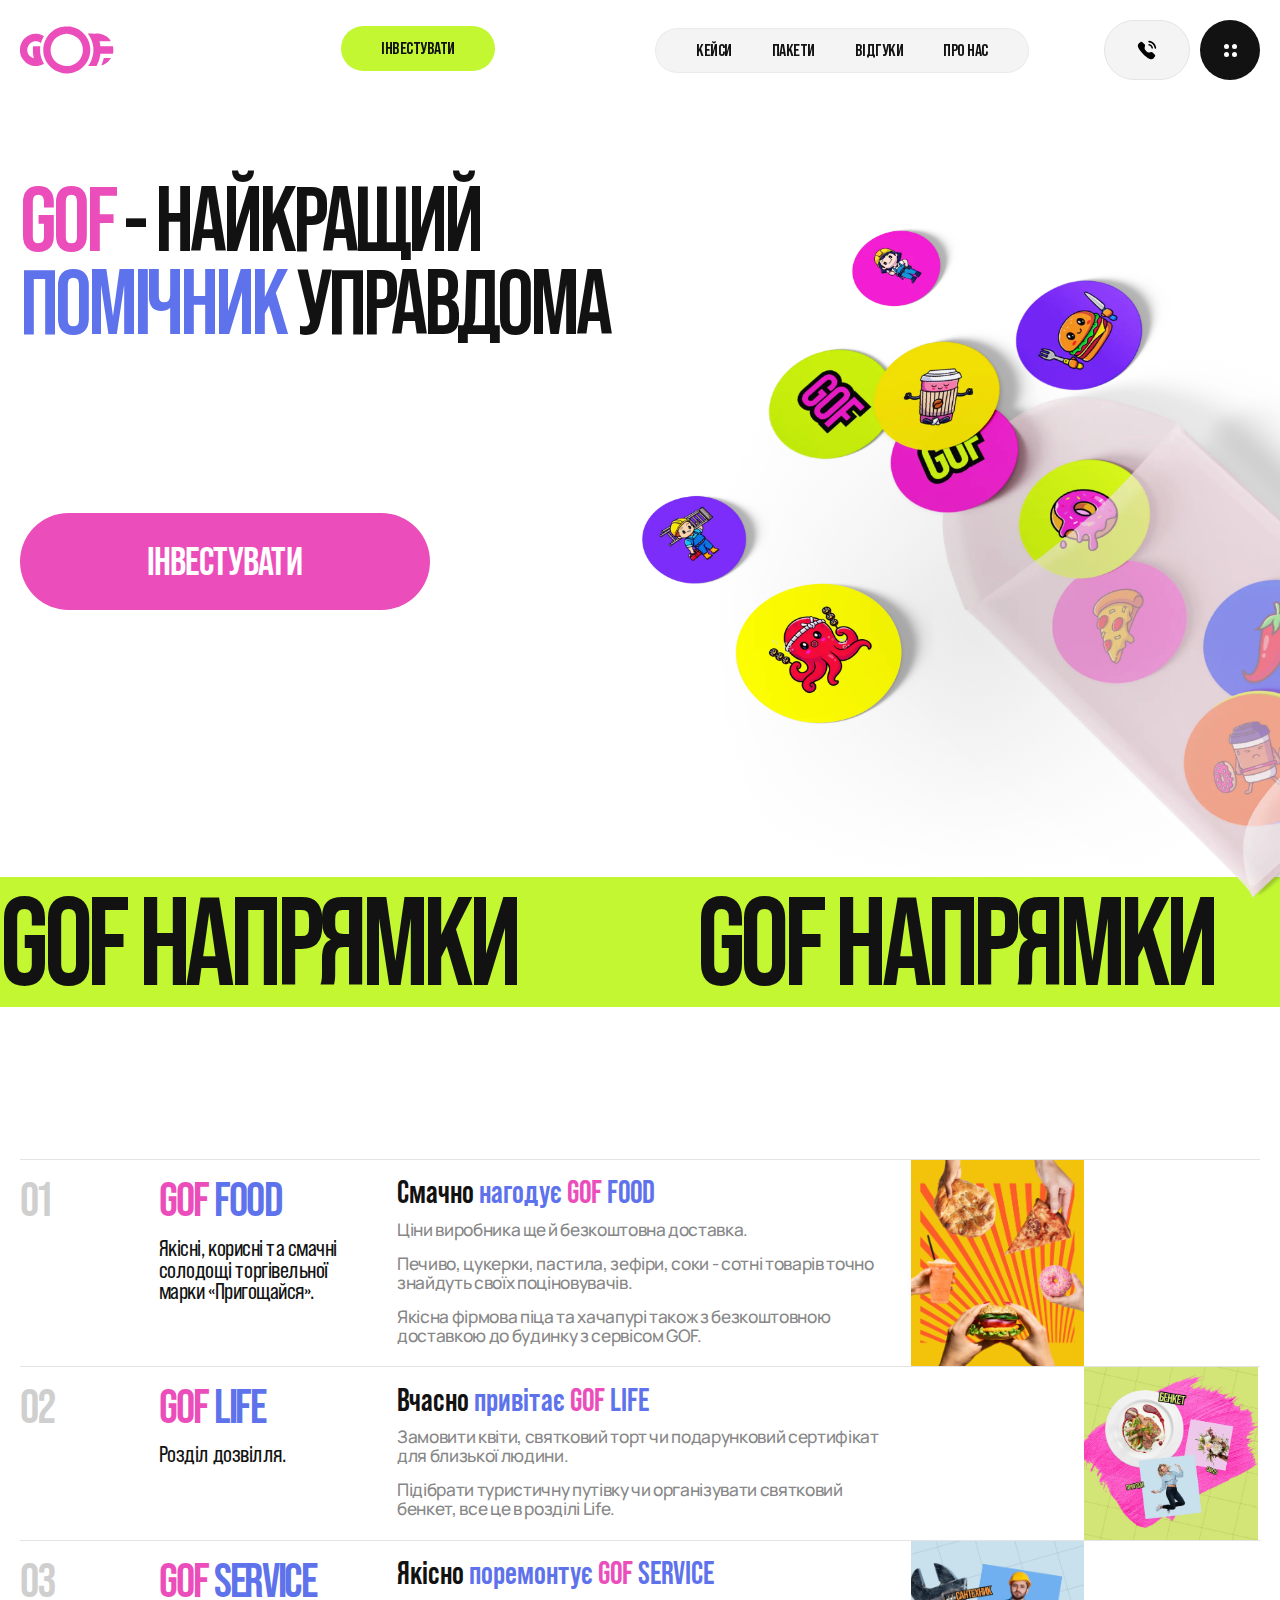
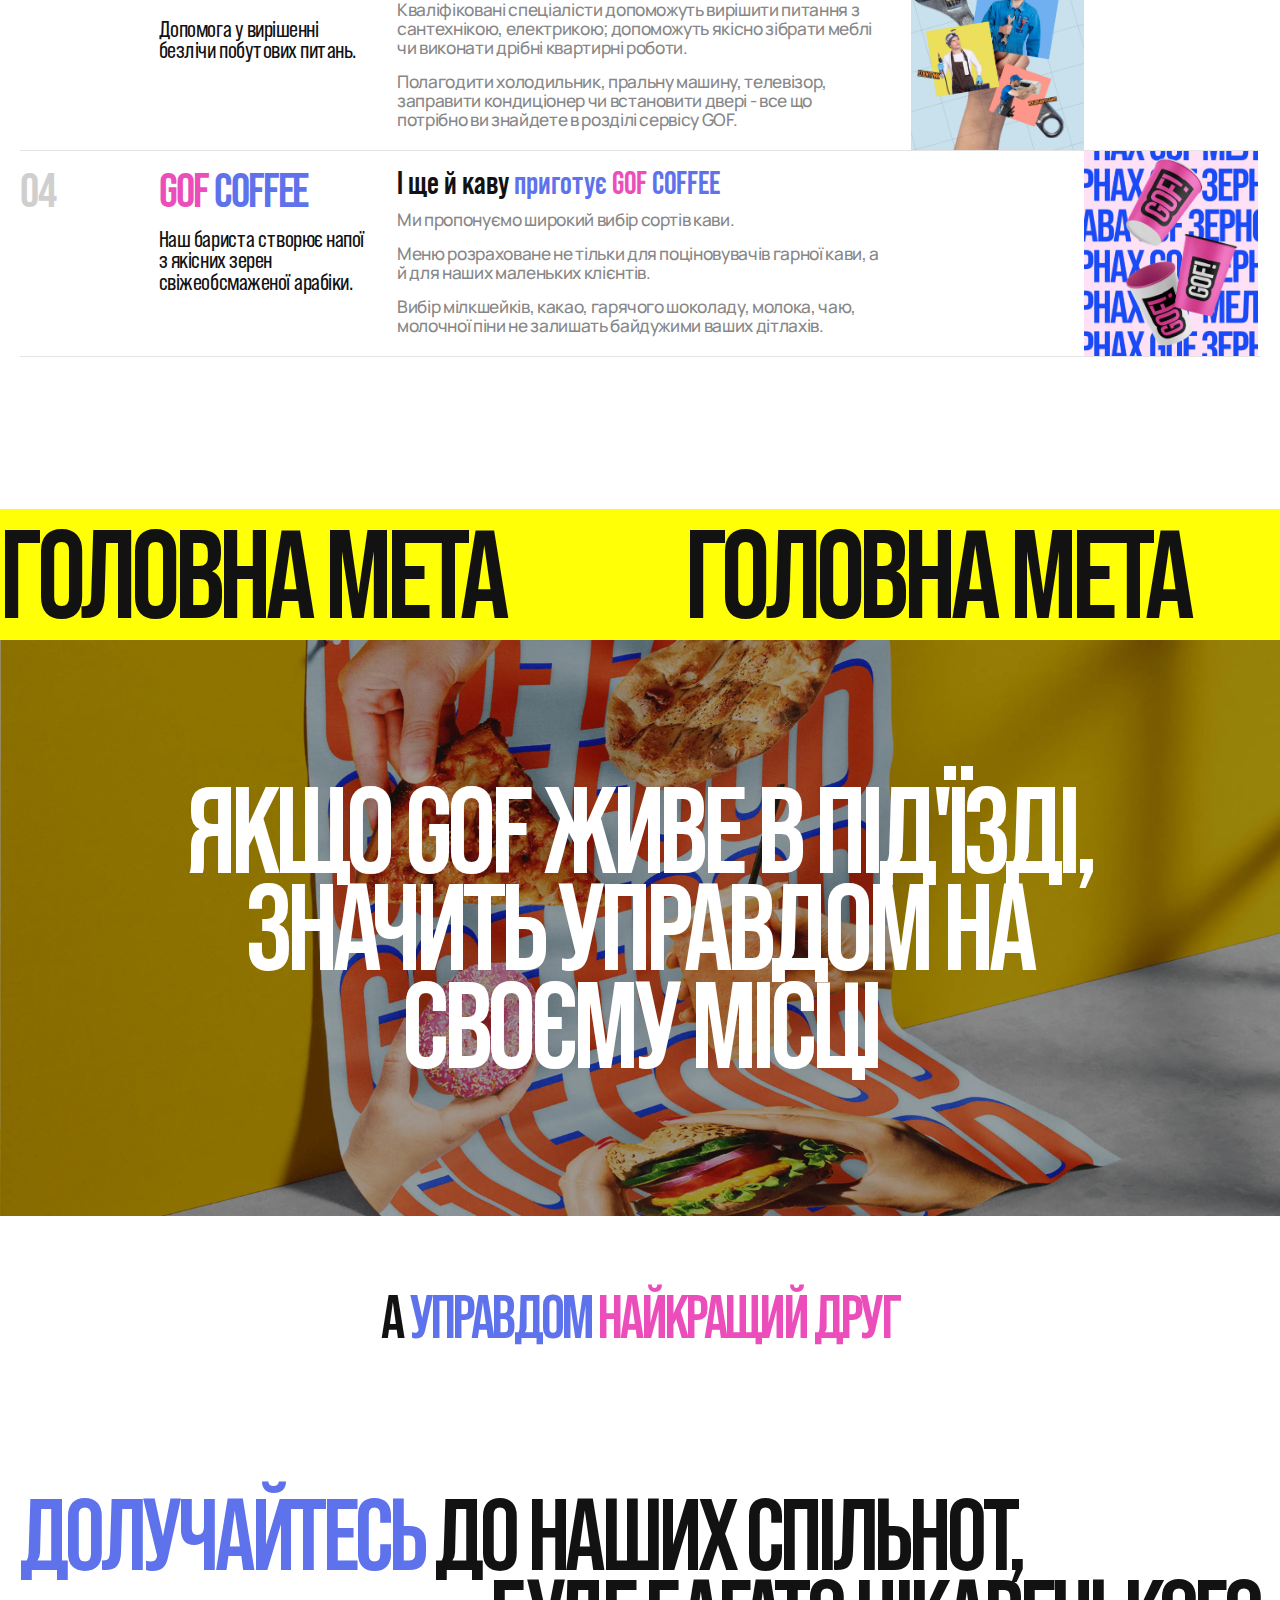
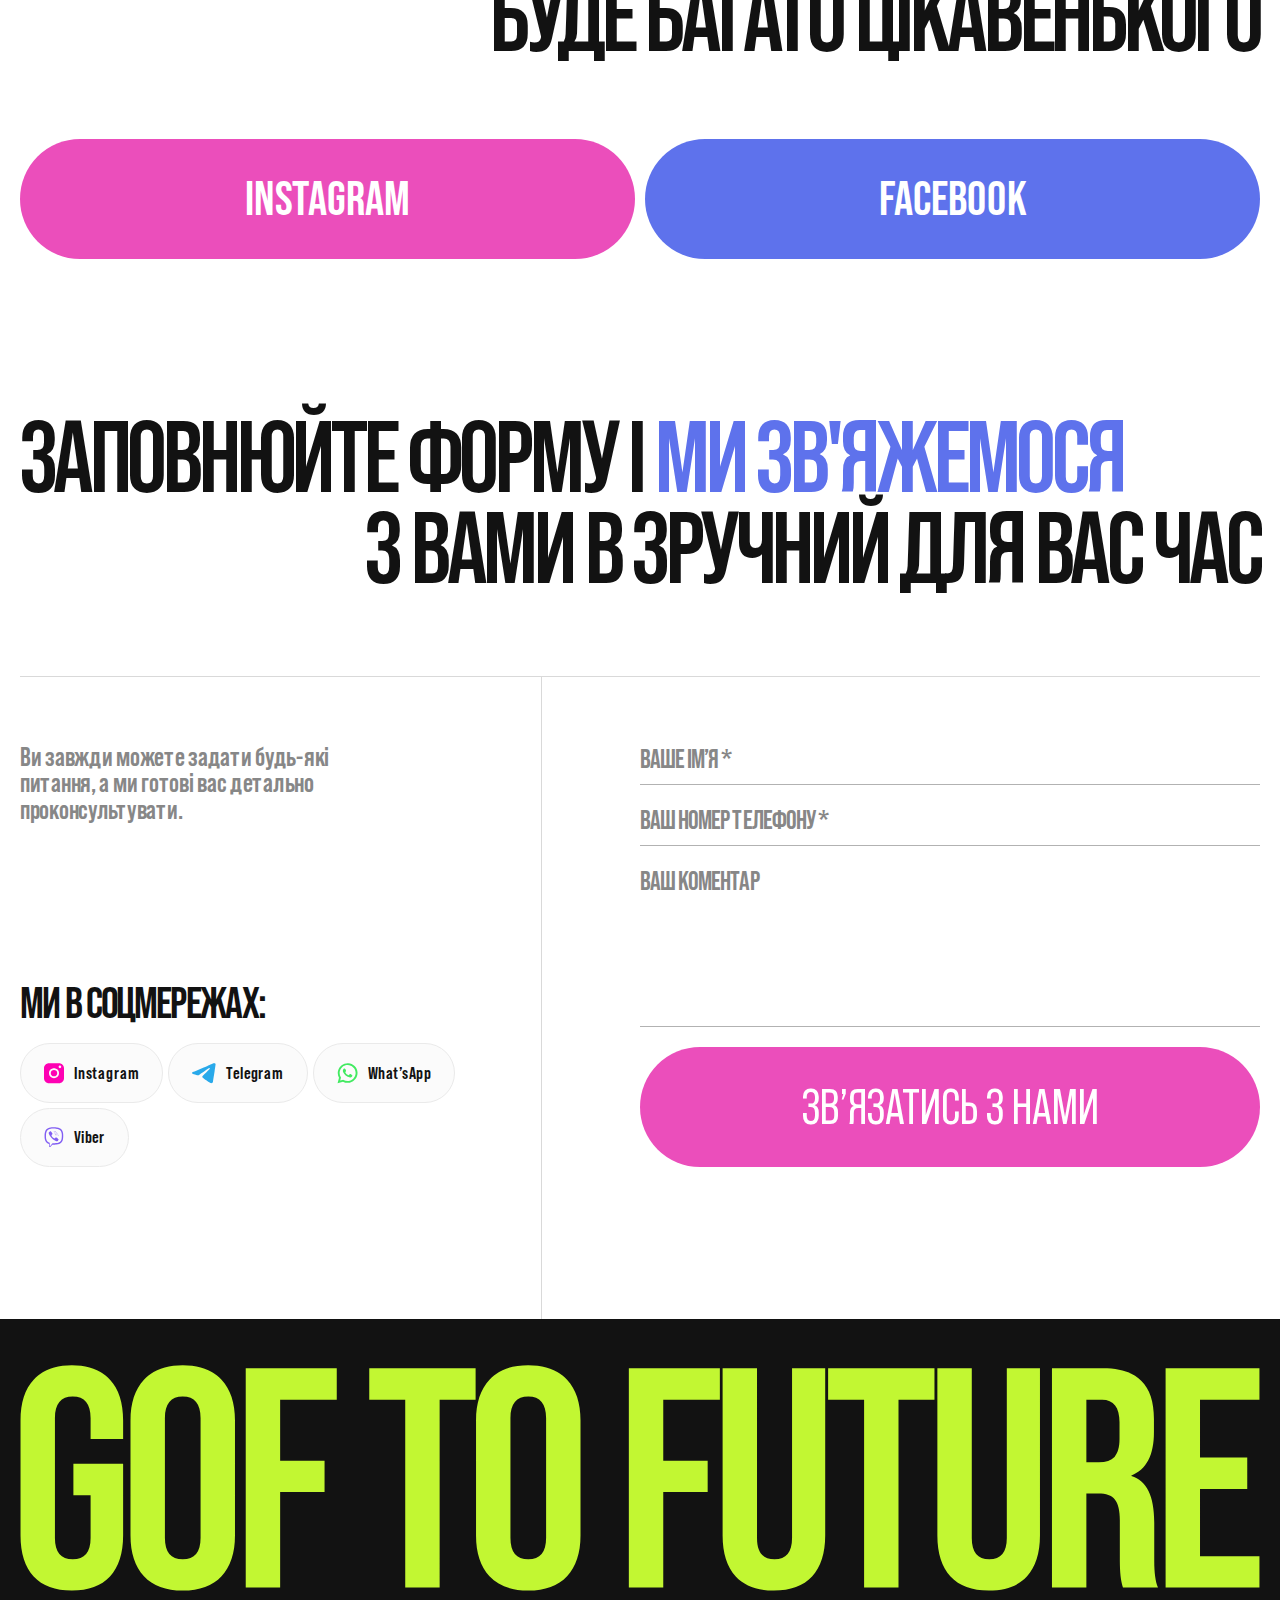
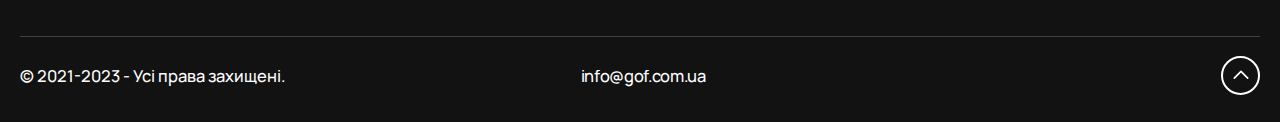
<file: docs/about.html>
<!DOCTYPE html>
<html lang="en">

<head>
	<title>GOF</title>
	<meta charset="UTF-8">
	<meta name="format-detection" content="telephone=no">
	<style>
		body {
			opacity: 0;
		}
	</style>
	<link rel="stylesheet" href="css/style.min.css?_v=20231115123859">
	<link rel="shortcut icon" href="favicon.ico">
	<!-- <meta name="robots" content="noindex, nofollow"> -->
	<meta name="viewport" content="width=device-width, initial-scale=1.0">
</head>

<body>
	<div class="wrapper">
		<header class="header">
			<div class="header__container">
				<div class="header__left">
					<div class="header__left-wrap">
						<a href="#" data-goto=".header" class="header__logo">
							<img src="img/icons/logo.svg" alt="logo">
						</a>
						<div class="header__invest-wrap">
							<a href="#" data-goto=".packages" data-goto-speed="2000" class="header__invest">інвестувати</a>
						</div>
					</div>
				</div>
				<div class="header__right">
					<nav class="header__body">
						<ul class="header__list">
							<li class="header__item"><a href="index.html" data-goto=".cases" data-goto-speed="2000" class="header__link">кейси</a></li>
							<li class="header__item"><a href="index.html" data-goto=".packages" data-goto-speed="2000" class="header__link">пакети</a></li>
							<li class="header__item"><a href="index.html" data-goto=".testimonials" data-goto-speed="2000" class="header__link">відгуки</a></li>
							<li class="header__item"><a href="about.html" data-da=".site-menu__li_mob-3,700" class="header__link link-about">Про нас</a></li>
						</ul>
					</nav>
					<div class="header__block">
						<a href="tel:+380960095050" class="header__phone">
							<img src="img/icons/phone.svg" alt="phone">
						</a>
						<button type="button" class="header__icon icon-menu">
							<span class="icon-menu__item">
								<span class="icon-menu__circle"></span>
								<span class="icon-menu__circle"></span>
								<span class="icon-menu__circle"></span>
								<span class="icon-menu__circle"></span>
							</span>
						</button>
					</div>
				</div>

				<div class="menu">
					<div class="menu__container">

						<div class="menu__top">
							<div class="menu__invest invest-menu">
								<a href="#" data-goto=".packages" data-goto-speed="2000" class="invest-menu__invest-link invest-link">інвестувати</a>
								<address class="invest-menu__address address-menu">
									<div class="address-menu__block">
										<p class="address-menu__txt">телефон:</p>
										<a href="tel:+380960095050" class="address-menu__info">+ 3 80 (96) 009 50 50</a>
									</div>
									<div class="address-menu__block">
										<p class="address-menu__txt">пошта:</p>
										<a href="mailto:info@gof.com.ua" class="address-menu__info">info@gof.com.ua</a>
									</div>
								</address>
							</div>

							<ul class="menu__site site-menu">
								<li class="site-menu__li">
									<a href="https://gof.com.ua/instructions/" class="site-menu__link">інструкція</a>
								</li>
								<li class="site-menu__li">
									<a href="https://gof.com.ua/gof-service" class="site-menu__link">gof service</a>
								</li>
								<li class="site-menu__li">
									<a href="https://gof.com.ua/coffee" class="site-menu__link">gof coffee</a>
								</li>
								<li class="site-menu__li">
									<a href="https://gof.com.ua/gof-life/" class="site-menu__link">gof life</a>
								</li>
								<li class="site-menu__li site-menu__li_mob-1"></li>
								<li class="site-menu__li site-menu__li_mob-2"></li>
								<li class="site-menu__li site-menu__li_mob-3"></li>
							</ul>
						</div>

					</div>

					<div class="menu__btm btm-menu">
						<div class="btm-menu__container">
							<ul class="btm-menu__social social-menu">
								<li class="social-menu__li">
									<a href="https://www.instagram.com/gof.com.ua/" class="social-menu__link">instagram</a>
								</li>
								<li class="social-menu__li">
									<a href="https://t.me/gofcomua" class="social-menu__link">telegram</a>
								</li>
								<li class="social-menu__li">
									<a href="https://www.facebook.com/GOFamarket" class="social-menu__link">what’sapp</a>
								</li>
								<li class="social-menu__li">
									<a href="https://invite.viber.com/?g2=AQB29R89wcFe4E1vSYa9YJrHnePRfAeS4D7cuN%2BvkHeVKnWDA4knO4EUiLkbrYbA&utm_source=flaer&utm_medium=popolnenie_kart&utm_campaign=06_08skidka" class="social-menu__link">viber</a>
								</li>
							</ul>
							<div class="btm-menu__other other-menu">
								<a href="https://gof.com.ua/pay/" data-da=".site-menu__li_mob-1,750" class="other-menu__link">поповнити картку</a>
								<a href="#" data-goto=".form__body" data-goto-speed="2000" data-da=".site-menu__li_mob-2,750" class="other-menu__link">контакти</a>
							</div>
						</div>
					</div>

				</div>
			</div>
		</header>
		<main class="page">
			<section class="about-hero sect-mr">
				<div class="about-hero__container">
					<div class="about-hero__main">
						<h1 class="about-hero__title title-about">
							<span class="title-about__txt-b">
								<span class="color-acc">gof</span> - найкращий <span class="color-acc-4">помічник</span> управдома
							</span><br>
							<!-- <span class="title-about__txt-b">
									Це насамперед<br> <span class="color-acc-4">зручний</span> та <span class="color-acc-4">потрібний</span> сервіс в постійному доступі
								</span> -->
						</h1>
						<a href="#" data-goto=".form" data-goto-speed="2000" class="about-hero__btn btn btn_01">інвестувати</a>
					</div>
					<div class="about-hero__block">
						<div class="about-hero__image">
							<picture><source srcset="img/about-hero.webp" type="image/webp"><img src="img/about-hero.png" alt="image"></picture>
						</div>
					</div>
				</div>
				<div class="about-hero__line bg-color-acc-2 line-why">
					<ul class="line-why__list">
						<li class="line-why__item">GOF напрямки</li>
						<li class="line-why__item">GOF напрямки</li>
						<li class="line-why__item">GOF напрямки</li>
						<li class="line-why__item">GOF напрямки</li>
						<li class="line-why__item">GOF напрямки</li>
						<li class="line-why__item">GOF напрямки</li>
						<li class="line-why__item">GOF напрямки</li>
						<li class="line-why__item">GOF напрямки</li>
						<li class="line-why__item">GOF напрямки</li>
						<li class="line-why__item">GOF напрямки</li>
					</ul>
				</div>
			</section>
			<section class="about-project sect-mr">
				<div class="about-project__container">
					<!-- <div class="about-project__head">
							<h2 class="about-project__title">
								<span class="about-project__title-s">проєкт GOF</span><br>
								<span class="title-main">
									включає в себе <span class="color-acc-4">чотири</span> <span class="color-acc">напрямки:</span>
								</span>
							</h2>
						</div> -->
					<ul class="about-project__list">
						<li class="about-project__item item-project">
							<div class="item-project__title">
								<p class="item-project__num item-project-txt">01</p>
								<div class="item-project__block">
									<p class="item-project__name item-project-txt">
										<span class="color-acc">Gof</span> <span class="color-acc-4">Food</span>
									</p>
									<p class="item-project__sub-name">
										Якісні, корисні та смачні солодощі торгівельної марки «Пригощайся».
									</p>
								</div>
							</div>
							<div class="item-project__main">
								<h3 class="item-project__title-main">Смачно <span class="color-acc-4">нагодує</span> <span class="color-acc">GOF</span> <span class="color-acc-4">FOOD</span></h3>
								<p class="item-project__txt">
									Ціни виробника ще й безкоштовна доставка.
								</p>
								<p class="item-project__txt">
									Печиво, цукерки, пастила, зефіри, соки - сотні товарів точно знайдуть своїх поціновувачів.
								</p>
								<p class="item-project__txt">
									Якісна фірмова піца та хачапурі також з безкоштовною доставкою до будинку з сервісом GOF.
								</p>
							</div>
							<div class="item-project__image">
								<div class="item-project__img">
									<picture><source srcset="img/food.webp" type="image/webp"><img src="img/food.jpg" alt="image"></picture>
								</div>
							</div>
						</li>
						<li class="about-project__item item-project">
							<div class="item-project__title">
								<p class="item-project__num item-project-txt">02</p>
								<div class="item-project__block">
									<p class="item-project__name item-project-txt">
										<span class="color-acc">Gof</span> <span class="color-acc-4">Life</span>
									</p>
									<p class="item-project__sub-name">
										Розділ дозвілля.
									</p>
								</div>
							</div>
							<div class="item-project__main">
								<h3 class="item-project__title-main">Вчасно <span class="color-acc-4">привітає</span> <span class="color-acc">GOF</span> <span class="color-acc-4">LIFE</span></h3>
								<p class="item-project__txt">
									Замовити квіти, святковий торт чи подарунковий сертифікат для близької людини.
								</p>
								<p class="item-project__txt">
									Підібрати туристичну путівку чи організувати святковий бенкет, все це в розділі Life.
								</p>
							</div>
							<div class="item-project__image">
								<div class="item-project__img">
									<picture><source srcset="img/life.webp" type="image/webp"><img src="img/life.jpg" alt="image"></picture>
								</div>
							</div>
						</li>
						<li class="about-project__item item-project">
							<div class="item-project__title">
								<p class="item-project__num item-project-txt">03</p>
								<div class="item-project__block">
									<p class="item-project__name item-project-txt">
										<span class="color-acc">Gof</span> <span class="color-acc-4">Service</span>
									</p>
									<p class="item-project__sub-name">
										Допомога у вирішенні безлічи побутових питань.
									</p>
								</div>
							</div>
							<div class="item-project__main">
								<h3 class="item-project__title-main">Якісно <span class="color-acc-4">поремонтує</span> <span class="color-acc">GOF</span> <span class="color-acc-4">SERVICE</span></h3>
								<p class="item-project__txt">
									Кваліфіковані спеціалісти допоможуть вирішити питання з сантехнікою, електрикою; допоможуть якісно зібрати меблі чи виконати дрібні квартирні роботи.
								</p>
								<p class="item-project__txt">
									Полагодити холодильник, пральну машину, телевізор, заправити кондиціонер чи встановити двері - все що потрібно ви знайдете в розділі сервісу GOF.
								</p>
							</div>
							<div class="item-project__image">
								<div class="item-project__img">
									<picture><source srcset="img/service.webp" type="image/webp"><img src="img/service.jpg" alt="image"></picture>
								</div>
							</div>
						</li>
						<li class="about-project__item item-project">
							<div class="item-project__title">
								<p class="item-project__num item-project-txt">04</p>
								<div class="item-project__block">
									<p class="item-project__name item-project-txt">
										<span class="color-acc">Gof</span> <span class="color-acc-4">Coffee</span>
									</p>
									<p class="item-project__sub-name">
										Наш бариста створює напої з якісних зерен свіжеобсмаженої арабіки.
									</p>
								</div>
							</div>
							<div class="item-project__main">
								<h3 class="item-project__title-main">І ще й каву <span class="color-acc-4">приготує</span> <span class="color-acc">GOF</span> <span class="color-acc-4">COFFEE</span></h3>
								<p class="item-project__txt">
									Ми пропонуємо широкий вибір сортів кави.
								</p>
								<p class="item-project__txt">
									Меню розраховане не тільки для поціновувачів гарної кави, а й для наших маленьких клієнтів.
								</p>
								<p class="item-project__txt">
									Вибір мілкшейків, какао, гарячого шоколаду, молока, чаю, молочної піни не залишать байдужими ваших дітлахів.
								</p>
							</div>
							<div class="item-project__image">
								<div class="item-project__img">
									<picture><source srcset="img/coffee.webp" type="image/webp"><img src="img/coffee.jpg" alt="image"></picture>
								</div>
							</div>
						</li>
					</ul>
				</div>
			</section>
			<section class="about-goal sect-mr">
				<div class="about-goal__line bg-color-acc-3 line-why">
					<ul class="line-why__list">
						<li class="line-why__item">головна мета</li>
						<li class="line-why__item">головна мета</li>
						<li class="line-why__item">головна мета</li>
						<li class="line-why__item">головна мета</li>
						<li class="line-why__item">головна мета</li>
						<li class="line-why__item">головна мета</li>
						<li class="line-why__item">головна мета</li>
						<li class="line-why__item">головна мета</li>
						<li class="line-why__item">головна мета</li>
						<li class="line-why__item">головна мета</li>
					</ul>
				</div>
				<div class="about-goal__body">
					<div class="about-goal__image-ibg">
						<picture><source srcset="img/about-goal.webp" type="image/webp"><img src="img/about-goal.jpg" alt="image"></picture>
					</div>
					<div class="about-goal__head">
						<h2 class="about-goal__title title-main">
							Якщо GOF живе в під'їзді, значить УПРАВДОМ на своєму місці
						</h2>
					</div>
				</div>
				<div class="about-goal__after">
					<p class="about-goal__txt">
						А <span class="color-acc-4">УПРАВДОМ</span> <span class="color-acc">найкращий друг</span>
					</p>
				</div>
			</section>
			<section class="about-social sect-mr">
				<div class="about-social__container">
					<h2 class="about-social__title">
						<span class="color-acc-4">Долучайтесь</span> до наших спільнот,<br>
						<span class="about-social__title-span">буде багато цікавенького</span>
					</h2>
					<div class="about-social__body">
						<a href="https://www.instagram.com/gof.com.ua/" class="about-social__link btn btn_01">instagram</a>
						<a href="https://www.facebook.com/GOFamarket" class="about-social__link btn btn_02">facebook</a>
					</div>
				</div>
			</section>
			<seciton class="form">
				<div class="form__container">
					<h2 class="form__title">
						Заповнюйте форму і <span class="color-acc-4">ми зв'яжемося</span><br> <span class="form__title-span">з вами в зручний для вас час</span>
					</h2>
					<div class="form__body">
						<div class="form__social social-form">
							<p data-da=".form__form-item,750,0" class="social-form__txt">Ви завжди можете задати будь-які питання, а ми готові вас детально проконсультувати.</p>
							<div class="social-form__block">
								<p class="social-form__big-txt">ми в соцмережах:</p>
								<div class="social-form__links">
									<a href="https://www.instagram.com/gof.com.ua/" class="social-form__link link-color-1">
										<img class="social-form__img" src="img/icons/insta.svg" alt="insta">
										<span class="social-form__link-txt">Instagram</span>
									</a>
									<a href="https://t.me/gofcomua" class="social-form__link link-color-2">
										<img class="social-form__img" src="img/icons/telegram.svg" alt="telegram">
										<span class="social-form__link-txt">Telegram</span>
									</a>
									<a href="https://www.facebook.com/GOFamarket" class="social-form__link link-color-3">
										<img class="social-form__img" src="img/icons/whatsapp.svg" alt="whatsapp">
										<span class="social-form__link-txt">What’sApp</span>
									</a>
									<a href="https://invite.viber.com/?g2=AQB29R89wcFe4E1vSYa9YJrHnePRfAeS4D7cuN%2BvkHeVKnWDA4knO4EUiLkbrYbA&utm_source=flaer&utm_medium=popolnenie_kart&utm_campaign=06_08skidka" class="social-form__link link-color-4">
										<img class="social-form__img" src="img/icons/viber.svg" alt="viber">
										<span class="social-form__link-txt">Viber</span>
									</a>
								</div>
							</div>
						</div>
						<div class="form__form-item item-form">
							<form data-ajax data-popup-message="#popupMessage" class="item-form__form" action="" method="POST">
								<div class="item-form__wrapper">
									<input type="text" name="name" placeholder="Ваше ім’я *" class="item-form__input input" data-validate data-required data-error="Заповніть поле">
								</div>
								<div class="item-form__wrapper">
									<input type="tel" name="tel" data-inputmask="'mask': '+38 (099) 999 99 99'" placeholder="Ваш номер телефону *" class="item-form__input input" data-validate data-required data-error="Заповніть поле">
								</div>
								<div class="item-form__wrapper">
									<textarea name="message" class="item-form__textarea input" placeholder="ваш коментар"></textarea>
								</div>
								<button type="submit" class="item-form__btn">Зв’язатись з нами</button>
							</form>
						</div>
					</div>
				</div>
			</seciton>
		</main>
		<footer class="footer">
			<div class="footer__container">
				<div class="footer__image">
					<img src="img/icons/gof to future.svg" alt="gof to future">
				</div>
				<div class="footer__block">
					<div class="footer__left">
						<p class="footer__policy">© 2021-2023 - Усі права захищені.</p>
						<a href="mailto:info@gof.com.ua" class="footer__link">info@gof.com.ua</a>
					</div>
					<a href="#" data-goto=".header" data-goto-speed="2000" class="footer__totop">
						<svg xmlns="http://www.w3.org/2000/svg" width="19" height="11" viewBox="0 0 19 11" fill="none">
							<path d="M17.4543 9.80664L9.49997 1.81789L1.54559 9.80664" stroke-width="2" stroke-linecap="round" stroke-linejoin="round" />
						</svg>
					</a>
				</div>
			</div>
		</footer>
	</div>
	<div id="popupMessage" aria-hidden="true" class="popup">
		<div class="popup__wrapper">
			<div class="popup__content">
				<button data-close type="button" class="popup__close">
					<img src="img/icons/close-blck.svg" alt="close">
				</button>
				<div class="popup__block">
					<div class="popup__title">
						<span>дякуємо</span><br> за заявку!
					</div>
					<p class="popup__txt">
						Ми зв’яжемося з вами<br> найближчим часом.
					</p>
				</div>
				<div class="popup__img">
					<img src="img/icons/gof to future.svg" alt="gof to future">
				</div>
			</div>
		</div>
	</div>
	<script src="js/app.min.js?_v=20231115123859"></script>
</body>

</html>
</file>
<file: docs/css/style.min.css>
@charset "UTF-8";@import url(https://fonts.googleapis.com/css?family=Manrope:500,700&display=swap);@font-face{font-family:BebasNeuePro;font-display:swap;src:url(../fonts/BebasNeuePro-Bold.woff2) format("woff2"),url(../fonts/BebasNeuePro-Bold.woff) format("woff");font-weight:700;font-style:normal}@font-face{font-family:BebasNeuePro;font-display:swap;src:url(../fonts/BebasNeuePro-Regular.woff2) format("woff2"),url(../fonts/BebasNeuePro-Regular.woff) format("woff");font-weight:400;font-style:normal}*{padding:0;margin:0;border:0}*,:after,:before{-webkit-box-sizing:border-box;box-sizing:border-box}body,html{height:100%;min-width:375px}body{color:#121212;line-height:.8;font-family:BebasNeuePro;font-size:1rem;font-weight:700;-ms-text-size-adjust:100%;-moz-text-size-adjust:100%;-webkit-text-size-adjust:100%;-webkit-font-smoothing:antialiased;-moz-osx-font-smoothing:grayscale}button,input,textarea{font-family:BebasNeuePro;font-size:inherit;line-height:inherit}button{cursor:pointer;color:inherit;background-color:transparent}a{color:inherit;text-decoration:none}ul li{list-style:none}img{vertical-align:top}h1,h2,h3,h4,h5,h6{font-weight:inherit;font-size:inherit}.lock body{overflow:hidden;-ms-touch-action:none;touch-action:none;-ms-scroll-chaining:none;overscroll-behavior:none}.loaded body{opacity:1}.wrapper{min-height:100%;display:-webkit-box;display:-ms-flexbox;display:flex;-webkit-box-orient:vertical;-webkit-box-direction:normal;-ms-flex-direction:column;flex-direction:column;overflow:hidden}@supports (overflow:clip){.wrapper{overflow:clip}}.wrapper>main{-webkit-box-flex:1;-ms-flex:1 1 auto;flex:1 1 auto}.wrapper>*{min-width:0}[class*=__container]{max-width:113.75rem;margin:0 auto;padding:0 1.25rem}input[type=email],input[type=tel],input[type=text],textarea{-webkit-appearance:none;-moz-appearance:none;appearance:none}.input{border-radius:0!important;width:100%;display:block;padding:0 0 .625rem 0;outline:0;font-weight:700;line-height:normal;text-transform:uppercase;border-bottom:.0625rem solid rgba(0,0,0,.3)}.input[placeholder]:not([data-placeholder-nohiden])::-webkit-input-placeholder{-webkit-transition:opacity .3s;transition:opacity .3s;color:#878787}.input[placeholder]:not([data-placeholder-nohiden])::-moz-placeholder{-moz-transition:opacity .3s;transition:opacity .3s;color:#878787}.input[placeholder]:not([data-placeholder-nohiden]):-ms-input-placeholder{-ms-transition:opacity .3s;transition:opacity .3s;color:#878787}.input[placeholder]:not([data-placeholder-nohiden])::-ms-input-placeholder{-ms-transition:opacity .3s;transition:opacity .3s;color:#878787}.input[placeholder]:not([data-placeholder-nohiden])::placeholder{-webkit-transition:opacity .3s;transition:opacity .3s;color:#878787}.input[placeholder]:not([data-placeholder-nohiden]):focus::-webkit-input-placeholder{opacity:0}.input[placeholder]:not([data-placeholder-nohiden]):focus::-moz-placeholder{opacity:0}.input[placeholder]:not([data-placeholder-nohiden]):focus:-ms-input-placeholder{opacity:0}.input[placeholder]:not([data-placeholder-nohiden]):focus::-ms-input-placeholder{opacity:0}.input[placeholder]:not([data-placeholder-nohiden]):focus::placeholder{opacity:0}textarea.input{resize:none;padding:0 0}.item-form__wrapper{position:relative}.item-form__wrapper:not(:last-child){margin-bottom:1.25rem}.item-form__btn{display:-webkit-box;display:-ms-flexbox;display:flex;-webkit-box-align:center;-ms-flex-align:center;align-items:center;-webkit-box-pack:center;-ms-flex-pack:center;justify-content:center;width:100%;border-radius:100px;background-color:#eb4ebb;color:#fff;line-height:normal;text-transform:uppercase;-webkit-transition:all .3s ease;transition:all .3s ease}.form__error{position:absolute;top:0;right:0;color:#eb4ebb;line-height:normal;text-transform:uppercase;-webkit-transition:opacity .3s;transition:opacity .3s}body::after{content:"";background-color:rgba(0,0,0,.8);position:fixed;width:100%;height:100%;top:0;left:0;opacity:0;-webkit-transition:opacity .6s ease 0s;transition:opacity .6s ease 0s;pointer-events:none;z-index:149}.popup-show body::after{opacity:1}.popup_show .popup__content{visibility:visible;-webkit-transform:translateY(0);-ms-transform:translateY(0);transform:translateY(0);opacity:1}.popup{z-index:150;position:fixed;top:0;left:0;bottom:0;right:0;padding:1.25rem;-webkit-transition:visibility .6s ease 0s;transition:visibility .6s ease 0s;visibility:hidden;pointer-events:none}.popup.popup_show{visibility:visible;overflow:auto;pointer-events:all}.popup__wrapper{display:-webkit-box;display:-ms-flexbox;display:flex;-webkit-box-orient:vertical;-webkit-box-direction:normal;-ms-flex-direction:column;flex-direction:column;-webkit-box-align:center;-ms-flex-align:center;align-items:center;min-height:100%;-webkit-box-flex:1;-ms-flex:1 1 auto;flex:1 1 auto;width:100%;display:flex;-webkit-box-pack:center;-ms-flex-pack:center;justify-content:center;align-items:center}.popup__content{position:relative;background-color:#5e72ec;overflow:hidden;width:100%;max-width:43.75rem;visibility:hidden;-webkit-transform:translateY(5%);-ms-transform:translateY(5%);transform:translateY(5%);opacity:0;-webkit-transition:-webkit-transform .6s ease 0s;transition:-webkit-transform .6s ease 0s;transition:transform .6s ease 0s;transition:transform .6s ease 0s,-webkit-transform .6s ease 0s}.lock .popup__content{visibility:visible}.popup__close{position:absolute;display:block}.popup__close img{width:100%;height:auto}.popup__title{color:#fff;text-align:center;line-height:.85;text-transform:uppercase}.popup__title span{color:#c2f732}.popup__txt{color:#fff;text-align:center;font-family:Manrope;font-weight:500;line-height:1.1;margin:0 auto;max-height:21.25rem}.popup__img{overflow:hidden}.popup__img img{position:relative;bottom:-2.5rem;left:50%;-webkit-transform:translate(-50%,0);-ms-transform:translate(-50%,0);transform:translate(-50%,0);width:111%;height:auto}[class*=-ibg]{position:relative}[class*=-ibg] img{position:absolute;width:100%;height:100%;top:0;left:0;-o-object-fit:cover;object-fit:cover}.invest-link{font-weight:700;line-height:1;letter-spacing:-.395rem;text-transform:uppercase;position:relative;display:inline-block;width:-webkit-fit-content;width:-moz-fit-content;width:fit-content}.invest-link::after,.invest-link::before{content:"";position:absolute;bottom:0;left:0;-webkit-transition:all .3s ease;transition:all .3s ease}.invest-link::before{width:100%;background-color:#c2f732;z-index:0}.invest-link::after{width:0;background-color:#eb4ebb;z-index:1}.text-gray{color:#878787;font-family:Manrope;line-height:1.1;font-weight:500}.title-main{text-transform:uppercase}.color-acc{color:#eb4ebb}.color-acc-2{color:#c2f732}.color-acc-3{color:#ffff05}.color-acc-4{color:#5e72ec}.bg-color-acc{background-color:#eb4ebb}.bg-color-acc-2{background-color:#c2f732}.bg-color-acc-3{background-color:#ffff05}.bg-color-acc-4{background-color:#5e72ec}.swiper-btn{border-radius:50%;display:-webkit-box;display:-ms-flexbox;display:flex;-webkit-box-align:center;-ms-flex-align:center;align-items:center;-webkit-box-pack:center;-ms-flex-pack:center;justify-content:center;border:solid #eb4ebb;background-color:#eb4ebb;-webkit-transition:all .3s ease;transition:all .3s ease}.swiper-btn svg path{fill:#fff;-webkit-transition:all .3s ease;transition:all .3s ease}.swiper-btn.swiper-button-prev svg{-webkit-transform:scaleX(-1);-ms-transform:scaleX(-1);transform:scaleX(-1)}.swiper-btn.swiper-button-disabled{border-color:#121212;background-color:transparent}.swiper-btn.swiper-button-disabled svg path{fill:#121212}.swiper-btn__wrapper{display:-webkit-box;display:-ms-flexbox;display:flex;gap:.625rem}.swiper-pagination{color:#d3d3d3}.swiper-pagination .pagination-current{color:#121212}.line-why{overflow:hidden;width:-webkit-max-content;width:-moz-max-content;width:max-content}.line-why__list{display:-webkit-box;display:-ms-flexbox;display:flex;-ms-flex-wrap:nowrap;flex-wrap:nowrap;-webkit-column-gap:11.25rem;-moz-column-gap:11.25rem;column-gap:11.25rem;-webkit-animation:scroll 40s forwards linear infinite;animation:scroll 40s forwards linear infinite}.line-why__item{color:#fff;text-transform:uppercase;text-wrap:nowrap;margin:0;padding-inline:0}@-webkit-keyframes scroll{to{-webkit-transform:translate(calc(-50% - 90px));transform:translate(calc(-50% - 90px))}}@keyframes scroll{to{-webkit-transform:translate(calc(-50% - 90px));transform:translate(calc(-50% - 90px))}}@-webkit-keyframes scroll2{to{-webkit-transform:translate(calc(-50% - 30px));transform:translate(calc(-50% - 30px))}}@keyframes scroll2{to{-webkit-transform:translate(calc(-50% - 30px));transform:translate(calc(-50% - 30px))}}.btn{width:100%;display:-webkit-box;display:-ms-flexbox;display:flex;-webkit-box-align:center;-ms-flex-align:center;align-items:center;-webkit-box-pack:center;-ms-flex-pack:center;justify-content:center;-webkit-transition:all .3s ease;transition:all .3s ease}.btn_01{background-color:#eb4ebb;color:#fff}.btn_02{background-color:#5e72ec;color:#fff}.header{position:fixed;z-index:50;top:0;left:0;width:100%}.header::before{content:"";position:absolute;top:0;left:0;width:100%;height:100%;background-color:#fff;z-index:2;opacity:0;pointer-events:none;-webkit-transition:all .3s ease;transition:all .3s ease}.menu-open .header::before{opacity:1}.header__container{display:-ms-grid;display:grid;-ms-grid-columns:1fr 1fr;grid-template-columns:1fr 1fr;-webkit-box-align:center;-ms-flex-align:center;align-items:center;-webkit-column-gap:1.875rem;-moz-column-gap:1.875rem;column-gap:1.875rem}.header__left-wrap{display:-webkit-box;display:-ms-flexbox;display:flex;-webkit-box-pack:justify;-ms-flex-pack:justify;justify-content:space-between;-webkit-column-gap:1.875rem;-moz-column-gap:1.875rem;column-gap:1.875rem;max-width:29.6875rem}.header__logo{position:relative;z-index:5}.header__logo img{width:100%;height:auto}.header__invest{border-radius:30px;background-color:#c2f732;display:-webkit-box;display:-ms-flexbox;display:flex;-webkit-box-align:center;-ms-flex-align:center;align-items:center;-webkit-box-pack:center;-ms-flex-pack:center;justify-content:center;padding:0 2.5rem;width:-webkit-fit-content;width:-moz-fit-content;width:fit-content;font-weight:700;letter-spacing:-.03rem;text-transform:uppercase;-webkit-transition:all .3s ease;transition:all .3s ease}.header__right{display:-webkit-box;display:-ms-flexbox;display:flex;-webkit-box-pack:justify;-ms-flex-pack:justify;justify-content:space-between;-webkit-box-align:center;-ms-flex-align:center;align-items:center;-webkit-column-gap:1.875rem;-moz-column-gap:1.875rem;column-gap:1.875rem}.header__list{border-radius:1.875rem;border:1px solid rgba(0,0,0,.04);background-color:#f4f4f4;display:-webkit-box;display:-ms-flexbox;display:flex;-webkit-box-align:center;-ms-flex-align:center;align-items:center;width:-webkit-fit-content;width:-moz-fit-content;width:fit-content;-webkit-column-gap:2.5rem;-moz-column-gap:2.5rem;column-gap:2.5rem;padding:0 2.5rem}.header__link{font-weight:700;letter-spacing:-.03rem;text-transform:uppercase;position:relative;text-wrap:nowrap}.header__link::before{content:"";position:absolute;bottom:-2px;left:0;height:.0625rem;width:0;background-color:#121212;-webkit-transition:all .3s ease;transition:all .3s ease}.header__block{display:-webkit-box;display:-ms-flexbox;display:flex;-webkit-box-align:center;-ms-flex-align:center;align-items:center;-webkit-column-gap:.625rem;-moz-column-gap:.625rem;column-gap:.625rem}.header__phone{border-radius:9.25rem;border:1px solid #e4e4e4;background-color:#f4f4f4;display:-webkit-box;display:-ms-flexbox;display:flex;-webkit-box-align:center;-ms-flex-align:center;align-items:center;-webkit-box-pack:center;-ms-flex-pack:center;justify-content:center;-webkit-transition:all .3s ease;transition:all .3s ease}.icon-menu{border-radius:50%;background-color:#121212;display:-webkit-box;display:-ms-flexbox;display:flex;-webkit-box-align:center;-ms-flex-align:center;align-items:center;-webkit-box-pack:center;-ms-flex-pack:center;justify-content:center;-webkit-transition:all .3s ease;transition:all .3s ease;position:relative;z-index:5}.icon-menu__item{display:block;position:relative;pointer-events:none}.icon-menu__item::after,.icon-menu__item::before{content:"";position:absolute;width:0;height:.25rem;background-color:#fff;top:50%;left:50%;-webkit-transition:all .45s ease;transition:all .45s ease;opacity:0}.menu-open .icon-menu__item::after,.menu-open .icon-menu__item::before{opacity:1}.icon-menu__item::before{-webkit-transform:translate(-50%,-50%) rotate(45deg);-ms-transform:translate(-50%,-50%) rotate(45deg);transform:translate(-50%,-50%) rotate(45deg)}.icon-menu__item::after{-webkit-transform:translate(-50%,-50%) rotate(-45deg);-ms-transform:translate(-50%,-50%) rotate(-45deg);transform:translate(-50%,-50%) rotate(-45deg)}.icon-menu__circle{display:block;border-radius:50%;background-color:#fff;position:absolute;-webkit-transition:all .35s ease;transition:all .35s ease}.icon-menu__circle:nth-child(1){top:0;left:0}.menu-open .icon-menu__circle:nth-child(1){top:50%;left:50%;-webkit-transform:translate(-50%,-50%);-ms-transform:translate(-50%,-50%);transform:translate(-50%,-50%);opacity:0}.icon-menu__circle:nth-child(2){top:0;right:0}.menu-open .icon-menu__circle:nth-child(2){top:50%;right:50%;-webkit-transform:translate(50%,-50%);-ms-transform:translate(50%,-50%);transform:translate(50%,-50%);opacity:0}.icon-menu__circle:nth-child(3){bottom:0;left:0}.menu-open .icon-menu__circle:nth-child(3){bottom:50%;left:50%;-webkit-transform:translate(-50%,50%);-ms-transform:translate(-50%,50%);transform:translate(-50%,50%);opacity:0}.icon-menu__circle:nth-child(4){bottom:0;right:0}.menu-open .icon-menu__circle:nth-child(4){bottom:50%;right:50%;-webkit-transform:translate(50%,50%);-ms-transform:translate(50%,50%);transform:translate(50%,50%);opacity:0}.menu{position:fixed;z-index:1;top:0;left:0;width:100%;height:100%;opacity:0;pointer-events:none;overflow-y:auto;-webkit-transition:all .3s ease;transition:all .3s ease;display:-webkit-box;display:-ms-flexbox;display:flex;-webkit-box-orient:vertical;-webkit-box-direction:normal;-ms-flex-direction:column;flex-direction:column;background-color:#fff}.menu-open .menu{opacity:1;pointer-events:all}.menu__container{width:100%;-webkit-box-flex:1;-ms-flex:1;flex:1}.menu__top{border-top:.0625rem solid rgba(0,0,0,.1);display:-ms-grid;display:grid;-ms-grid-columns:58% 1fr;grid-template-columns:58% 1fr;height:100%}.address-menu{font-style:normal!important;display:-webkit-box;display:-ms-flexbox;display:flex;-webkit-box-pack:justify;-ms-flex-pack:justify;justify-content:space-between;max-width:36.25rem;-webkit-column-gap:1.25rem;-moz-column-gap:1.25rem;column-gap:1.25rem}.address-menu__txt{color:#878787;text-transform:uppercase;margin-bottom:.625rem}.address-menu__info{text-transform:uppercase;-webkit-transition:all .3s ease;transition:all .3s ease}.site-menu__li:not(:last-child){margin-bottom:.625rem}.site-menu__li_mob-1{margin-top:1.5625rem}.site-menu__link{text-transform:uppercase;-webkit-transition:all .3s ease;transition:all .3s ease}.btm-menu{background-color:#c2f732}.btm-menu__container{display:-ms-grid;display:grid;-ms-grid-columns:58% 1fr;grid-template-columns:58% 1fr}.social-menu{display:-webkit-box;display:-ms-flexbox;display:flex;-webkit-box-pack:justify;-ms-flex-pack:justify;justify-content:space-between;-webkit-box-align:center;-ms-flex-align:center;align-items:center;-webkit-column-gap:1.25rem;-moz-column-gap:1.25rem;column-gap:1.25rem}.social-menu__link{font-weight:700;line-height:normal;text-transform:uppercase;position:relative}.social-menu__link::before{content:"";position:absolute;bottom:-2px;left:0;height:.125rem;width:0;background-color:#121212;-webkit-transition:all .3s ease;transition:all .3s ease}.other-menu{display:-webkit-box;display:-ms-flexbox;display:flex;-webkit-box-pack:justify;-ms-flex-pack:justify;justify-content:space-between;gap:1.25rem}.other-menu__link{font-weight:700;text-transform:uppercase;position:relative}.other-menu__link::before{content:"";position:absolute;bottom:-3px;left:0;height:.125rem;width:0;background-color:#121212;-webkit-transition:all .3s ease;transition:all .3s ease}.hero{min-height:100vh;display:-webkit-box;display:-ms-flexbox;display:flex;-webkit-box-align:center;-ms-flex-align:center;align-items:center}.hero__body{padding:6.25rem 0 0 0;width:100%}.hero__container{position:relative;display:-webkit-box;display:-ms-flexbox;display:flex;-webkit-column-gap:1.25rem;-moz-column-gap:1.25rem;column-gap:1.25rem}.hero__first{display:-webkit-box;display:-ms-flexbox;display:flex}.hero__txt{text-transform:uppercase}.hero__future-txt{letter-spacing:-.66px;text-transform:uppercase}.hero__image{max-width:57.8125rem}.hero__image img{width:100%;height:auto}.list-hero__item{display:-webkit-box;display:-ms-flexbox;display:flex;-webkit-box-align:center;-ms-flex-align:center;align-items:center;-webkit-column-gap:.3125rem;-moz-column-gap:.3125rem;column-gap:.3125rem}.list-hero__item span{display:inline-block}.list-hero__num{color:#d3d3d3;text-transform:uppercase;-webkit-writing-mode:vertical-rl;-ms-writing-mode:tb-rl;writing-mode:vertical-rl;-webkit-transform:rotate(180deg);-ms-transform:rotate(180deg);transform:rotate(180deg)}.list-hero__txt{line-height:.9;text-transform:uppercase}.why__line{background-color:#5e72ec}.why__title{text-align:center;line-height:.85;text-transform:uppercase;margin:0 auto;margin-bottom:2.5rem}.why__title span{color:#eb4ebb}.why__subtitle{text-align:center;max-width:35rem;margin:0 auto;text-transform:uppercase;font-weight:700}.why__slider-wrap{position:relative}.why__slide{overflow:hidden}.why__nav{position:absolute;left:0;bottom:1.5rem;pointer-events:none;width:100%;z-index:5;display:-webkit-box;display:-ms-flexbox;display:flex;-webkit-box-align:center;-ms-flex-align:center;align-items:center;-webkit-box-pack:justify;-ms-flex-pack:justify;justify-content:space-between}.why__btns{pointer-events:all}.item-why{overflow:hidden;border-radius:.625rem;display:-webkit-box;display:-ms-flexbox;display:flex;-webkit-box-orient:vertical;-webkit-box-direction:normal;-ms-flex-direction:column;flex-direction:column;-webkit-box-pack:justify;-ms-flex-pack:justify;justify-content:space-between;row-gap:1.875rem}.item-why.item-why-1{background-color:#c2f732}.item-why.item-why-1 .item-why__num{color:rgba(18,18,18,.2)}.item-why.item-why-1 .item-why__btn{border-color:#121212}.item-why.item-why-2{background-color:#5e72ec}.item-why.item-why-2 .item-why__num{color:rgba(255,255,255,.2)}.item-why.item-why-2 .item-why__title{color:#fff}.item-why.item-why-2 .item-why__btn{border-color:#fff;color:#fff}.item-why.item-why-3{background-color:#eb4ebb}.item-why.item-why-3 .item-why__num{color:rgba(255,255,255,.2)}.item-why.item-why-3 .item-why__title{color:#fff}.item-why.item-why-3 .item-why__btn{border-color:#fff;color:#fff}.item-why.item-why-4{background-color:#ffff05}.item-why.item-why-4 .item-why__num{color:rgba(18,18,18,.2)}.item-why.item-why-4 .item-why__btn{border-color:#121212}.item-why__btn{font-size:22px;line-height:1;letter-spacing:-.66px;text-transform:uppercase;width:9.375rem;height:9.375rem;display:-webkit-box;display:-ms-flexbox;display:flex;-webkit-box-align:center;-ms-flex-align:center;align-items:center;-webkit-box-pack:center;-ms-flex-pack:center;justify-content:center;border-radius:50%;border:.0625rem solid transparent;-webkit-transition:all .3s ease;transition:all .3s ease}.cases{background-color:#5e72ec}.cases__title{color:#fff}.cases__title-sp{display:block;text-align:right}.cases__list{border:1px solid #b0baf6}.cases__item:not(:last-child){border-bottom:1px solid #b0baf6}.cases__link{display:-ms-grid;display:grid;-ms-grid-columns:auto 1fr auto;grid-template-columns:auto 1fr auto;-webkit-box-align:center;-ms-flex-align:center;align-items:center;-webkit-column-gap:1rem;-moz-column-gap:1rem;column-gap:1rem;-webkit-transition:all .3s ease;transition:all .3s ease}.cases__num{display:block;color:rgba(255,255,255,.2);text-transform:uppercase;-webkit-transition:all .3s ease;transition:all .3s ease}.cases__name{display:block;color:#fff;text-transform:uppercase;-webkit-transition:all .3s ease;transition:all .3s ease}.cases__name span{color:#c2f732;-webkit-transition:all .3s ease;transition:all .3s ease}.cases__arr{border-radius:50%;display:-webkit-box;display:-ms-flexbox;display:flex;-webkit-box-align:center;-ms-flex-align:center;align-items:center;-webkit-box-pack:center;-ms-flex-pack:center;justify-content:center;border:solid #fff;background-color:transparent;-webkit-transition:all .3s ease;transition:all .3s ease}.cases__arr path{-webkit-transition:all .3s ease;transition:all .3s ease;fill:#fff}.goal__tilte{text-align:center;line-height:1;text-transform:uppercase}.goal__subtitle{text-align:center;line-height:.9}.goal__images{margin:0 auto;width:100%;max-width:84.875rem;overflow:hidden}.goal__images img{width:100%;height:100%;-o-object-fit:contain;object-fit:contain}.service__line{background-color:#c2f732}.service__line .line-why__item{color:#121212}.item-service{display:-ms-grid;display:grid;-ms-grid-columns:1fr 1fr;grid-template-columns:1fr 1fr}.item-service_left .item-service__image{margin-right:-20px}.item-service_right .item-service__info{-webkit-box-ordinal-group:3;-ms-flex-order:2;order:2}.item-service_right .item-service__image{-webkit-box-ordinal-group:2;-ms-flex-order:1;order:1;margin-left:-20px}.item-service__subtitle{line-height:1.2}.item-service__image img{width:100%;height:100%;-o-object-fit:cover;object-fit:cover}.sublist-item{display:-ms-grid;display:grid;-ms-grid-columns:(1fr)[3];grid-template-columns:repeat(3,1fr)}.sublist-item__num{color:#e4e4e4}.sublist-item__title{line-height:.9}.sublist-item__txt{font-family:Manrope;font-size:1rem;font-weight:500;line-height:1.1}.packages__title span{display:block;text-align:right}.packages__list{display:-ms-grid;display:grid;-ms-grid-columns:(1fr)[3];grid-template-columns:repeat(3,1fr)}.item-packages{position:relative}.item-packages_01 .item-packages__label{background-color:#5e72ec;color:#fff}.item-packages_01 .item-packages__invest{background-color:#5e72ec}.item-packages_01 .item-packages__link{background-color:#5e72ec;color:#fff}.item-packages_01 .item-packages__link::before{background-color:#5e72ec}.item-packages_02 .item-packages__label{background-color:#c2f732}.item-packages_02 .item-packages__invest{background-color:#c2f732}.item-packages_02 .item-packages__invest-txt{color:#121212}.item-packages_02 .item-packages__link{background-color:#c2f732}.item-packages_02 .item-packages__link::before{background-color:#c2f732}.item-packages_03 .item-packages__label{background-color:#eb4ebb;color:#fff}.item-packages_03 .item-packages__invest{background-color:#eb4ebb}.item-packages_03 .item-packages__link{background-color:#eb4ebb;color:#fff}.item-packages_03 .item-packages__link::before{background-color:#eb4ebb}.item-packages__label{position:absolute;top:-.625rem;-webkit-transform:rotate(22deg);-ms-transform:rotate(22deg);transform:rotate(22deg);width:-webkit-fit-content;width:-moz-fit-content;width:fit-content;line-height:normal;text-transform:uppercase;padding-top:.125rem;padding-bottom:.125rem}.item-packages__body{border-radius:.9375rem;border:1px solid #eaeaea;background:rgba(244,244,244,.3);padding-top:2.3125rem}.item-packages__title{text-align:center;text-transform:uppercase;padding-bottom:.625rem;border-bottom:.0625rem solid rgba(0,0,0,.1)}.item-packages__about{-webkit-box-flex:1;-ms-flex:1;flex:1;display:-ms-grid;display:grid;-ms-grid-columns:1fr 1fr;grid-template-columns:1fr 1fr}.item-packages__block:nth-child(1){padding-right:1.375rem}.item-packages__block:nth-child(2){padding-left:1.375rem;position:relative}.item-packages__block:nth-child(2)::before{content:"";position:absolute;top:0;left:0;width:.1875rem;height:100%;background-color:#121212}.item-packages__block p:not(:last-child){margin-bottom:.3125rem}.item-packages__txt-1{letter-spacing:-.03rem;text-transform:uppercase}.item-packages__txt-2{color:#878787;font-weight:400;line-height:1}.item-packages__txt-3{font-weight:700;line-height:1;letter-spacing:-.44px;text-transform:uppercase}.item-packages__invest{padding-top:.9375rem;padding-bottom:.9375rem;display:-ms-grid;display:grid;-ms-grid-columns:50% 25% 25%;grid-template-columns:50% 25% 25%}.item-packages__invest-txt{color:#fff;line-height:normal;text-transform:uppercase}.item-packages__invest-txt:not(:last-child){padding-right:.3125rem}.item-packages__invest-txt:last-child{text-decoration:line-through;text-align:right}.item-packages__calculation{display:-ms-grid;display:grid;-ms-grid-columns:1fr 1fr;grid-template-columns:1fr 1fr;-webkit-column-gap:.625rem;-moz-column-gap:.625rem;column-gap:.625rem}.item-packages__before{height:100%;display:-webkit-box;display:-ms-flexbox;display:flex;-webkit-box-orient:vertical;-webkit-box-direction:normal;-ms-flex-direction:column;flex-direction:column}.item-packages__after{height:100%;display:-webkit-box;display:-ms-flexbox;display:flex;-webkit-box-orient:vertical;-webkit-box-direction:normal;-ms-flex-direction:column;flex-direction:column}.item-packages__list-title{-webkit-box-flex:1;-ms-flex:1;flex:1;color:#878787;line-height:.9}.item-packages__li{line-height:normal}.item-packages__link{display:-webkit-box;display:-ms-flexbox;display:flex;-webkit-box-align:center;-ms-flex-align:center;align-items:center;-webkit-box-pack:center;-ms-flex-pack:center;justify-content:center;line-height:1;text-transform:uppercase}.guarantees{background-color:#c2f732}.guarantees__container{display:-ms-grid;display:grid;-ms-grid-columns:1fr 1fr;grid-template-columns:1fr 1fr}.guarantees__img-body img{width:100%;height:100%;-o-object-fit:contain;object-fit:contain}.guarantees__title{border-bottom:.0625rem solid rgba(0,0,0,.2);margin-bottom:1.875rem}.guarantees__txt{max-width:28.125rem;font-family:Manrope;font-weight:500;line-height:1.1}.testimonials__line{background-color:#5e72ec}.testimonials__slider{width:100%}.testimonials__nav{display:-webkit-box;display:-ms-flexbox;display:flex;-webkit-box-align:center;-ms-flex-align:center;align-items:center;-webkit-box-pack:justify;-ms-flex-pack:justify;justify-content:space-between;width:100%;z-index:5}.slide-testim{display:-ms-grid;display:grid;-ms-grid-columns:(1fr)[2];grid-template-columns:repeat(2,1fr);background-color:#fff}.slide-testim__left-block{display:-webkit-box;display:-ms-flexbox;display:flex;-webkit-box-orient:vertical;-webkit-box-direction:normal;-ms-flex-direction:column;flex-direction:column}.slide-testim__big{color:#eb4ebb;text-transform:uppercase}.slide-testim__sml{text-transform:uppercase}.slide-testim__right-block{display:-webkit-box;display:-ms-flexbox;display:flex;-webkit-box-orient:vertical;-webkit-box-direction:normal;-ms-flex-direction:column;flex-direction:column;row-gap:1.25rem}.slide-testim__texts{-webkit-box-flex:1;-ms-flex:1;flex:1}.slide-testim__name{text-transform:uppercase;line-height:normal}.slide-testim__position{color:#878787;line-height:normal}.friends{background-color:#5e72ec}.friends__title{color:#c2f732;text-align:center;text-transform:uppercase;margin:0 auto}.form__title{text-transform:uppercase;line-height:.9}.form__body{display:-ms-grid;display:grid;-ms-grid-columns:42% 58%;grid-template-columns:42% 58%}.social-form__txt{color:#878787;line-height:1;letter-spacing:-.28px;max-width:20.125rem}.social-form__big-txt{line-height:normal;text-transform:uppercase;margin-bottom:.9375rem}.social-form__links{display:-webkit-box;display:-ms-flexbox;display:flex;-ms-flex-wrap:wrap;flex-wrap:wrap;gap:.3125rem}.social-form__link{display:-webkit-box;display:-ms-flexbox;display:flex;-webkit-box-align:center;-ms-flex-align:center;align-items:center;-webkit-box-pack:center;-ms-flex-pack:center;justify-content:center;gap:.625rem;border-radius:7.5rem;border:1px solid #eaeaea;background-color:#fbfbfb;width:-webkit-fit-content;width:-moz-fit-content;width:fit-content;font-size:1.125rem;line-height:normal;letter-spacing:-.18px;-webkit-transition:all .3s ease;transition:all .3s ease}.footer{background-color:#121212;padding-bottom:1.6875rem}.footer__image{border-bottom:.0625rem solid rgba(255,255,255,.2)}.footer__image img{width:100%;height:auto}.footer__block{display:-webkit-box;display:-ms-flexbox;display:flex;-webkit-box-align:center;-ms-flex-align:center;align-items:center;-webkit-box-pack:justify;-ms-flex-pack:justify;justify-content:space-between}.footer__left{display:-webkit-box;display:-ms-flexbox;display:flex;-webkit-box-align:center;-ms-flex-align:center;align-items:center;width:100%;-webkit-box-pack:justify;-ms-flex-pack:justify;justify-content:space-between;-webkit-column-gap:2.5rem;-moz-column-gap:2.5rem;column-gap:2.5rem}.footer__policy{color:#fff;font-family:Manrope;font-style:normal;font-weight:500;line-height:normal}.footer__link{color:#fff;font-family:Manrope;font-style:normal;font-weight:500;line-height:normal;-webkit-transition:all .3s ease;transition:all .3s ease}.footer__totop{-webkit-box-flex:0;-ms-flex:0 0 auto;flex:0 0 auto;display:-webkit-box;display:-ms-flexbox;display:flex;-webkit-box-pack:center;-ms-flex-pack:center;justify-content:center;-webkit-box-align:center;-ms-flex-align:center;align-items:center;border-radius:50%;border:.125rem solid #fff;padding-bottom:2px;-webkit-transition:all .3s ease;transition:all .3s ease}.footer__totop path{stroke:#fff;-webkit-transition:all .3s ease;transition:all .3s ease}.about-hero{padding-top:9.125rem}.about-hero__container{display:-ms-grid;display:grid}.about-hero__image{position:relative}.about-hero__image img{position:absolute;z-index:3;top:0;left:0;-o-object-fit:contain;object-fit:contain;height:auto}.about-hero__line .line-why__item{color:#121212!important}.title-about{text-transform:uppercase}.title-about__txt-s{display:inline-block;line-height:normal;margin-bottom:.9375rem}.title-about__txt-b{display:inline-block;line-height:.9}.about-project__title-s{display:inline-block;font-size:60px;line-height:1;letter-spacing:-2.4px;text-transform:uppercase}.about-project__title-s .title-main{display:inline-block}.item-project{display:-ms-grid;display:grid;-ms-grid-columns:(1fr)[3];grid-template-columns:repeat(3,1fr);border-bottom:.0625rem solid #e4e4e4}.item-project:first-child{border-top:.0625rem solid #e4e4e4}.item-project__title{display:-ms-grid;display:grid;-ms-grid-columns:60% 40%;grid-template-columns:60% 40%}.item-project__num{color:#cfcfcf}.item-project__sub-name{font-size:1.5rem;font-weight:400;line-height:.9;letter-spacing:-.03rem}.item-project__title-main:not(:last-child){margin-bottom:.9375rem}.item-project__txt{color:#878787;font-family:Manrope;font-weight:500;line-height:1.1}.item-project__txt:not(:last-child){margin-bottom:.9375rem}.item-project__image{display:-webkit-box;display:-ms-flexbox;display:flex}.item-project__img{position:relative}.item-project__img img{position:absolute;top:0;left:0;width:100%;height:100%;-o-object-fit:cover;object-fit:cover}.item-project-txt{text-transform:uppercase}.about-goal__line .line-why__item{color:#121212!important}.about-goal__body{position:relative}.about-goal__head{position:absolute;z-index:2;top:50%;left:50%;-webkit-transform:translate(-50%,-50%);-ms-transform:translate(-50%,-50%);transform:translate(-50%,-50%);width:100%}.about-goal__title{padding:0 1.25rem;position:absolute;z-index:2;top:50%;left:50%;-webkit-transform:translate(-50%,-50%);-ms-transform:translate(-50%,-50%);transform:translate(-50%,-50%);width:100%;color:#fff;text-align:center}.about-goal__txt{text-align:center;text-transform:uppercase}.about-social__title{text-transform:uppercase}.about-social__body{display:-ms-grid;display:grid;gap:.625rem}.about-social__link{border-radius:100px;line-height:normal;text-transform:uppercase}@font-face{font-family:swiper-icons;src:url("data:application/font-woff;charset=utf-8;base64, [base64]//wADZ2x5ZgAAAywAAADMAAAD2MHtryVoZWFkAAABbAAAADAAAAA2E2+eoWhoZWEAAAGcAAAAHwAAACQC9gDzaG10eAAAAigAAAAZAAAArgJkABFsb2NhAAAC0AAAAFoAAABaFQAUGG1heHAAAAG8AAAAHwAAACAAcABAbmFtZQAAA/gAAAE5AAACXvFdBwlwb3N0AAAFNAAAAGIAAACE5s74hXjaY2BkYGAAYpf5Hu/j+W2+MnAzMYDAzaX6QjD6/4//Bxj5GA8AuRwMYGkAPywL13jaY2BkYGA88P8Agx4j+/8fQDYfA1AEBWgDAIB2BOoAeNpjYGRgYNBh4GdgYgABEMnIABJzYNADCQAACWgAsQB42mNgYfzCOIGBlYGB0YcxjYGBwR1Kf2WQZGhhYGBiYGVmgAFGBiQQkOaawtDAoMBQxXjg/wEGPcYDDA4wNUA2CCgwsAAAO4EL6gAAeNpj2M0gyAACqxgGNWBkZ2D4/wMA+xkDdgAAAHjaY2BgYGaAYBkGRgYQiAHyGMF8FgYHIM3DwMHABGQrMOgyWDLEM1T9/w8UBfEMgLzE////P/5//f/V/xv+r4eaAAeMbAxwIUYmIMHEgKYAYjUcsDAwsLKxc3BycfPw8jEQA/[base64]/uznmfPFBNODM2K7MTQ45YEAZqGP81AmGGcF3iPqOop0r1SPTaTbVkfUe4HXj97wYE+yNwWYxwWu4v1ugWHgo3S1XdZEVqWM7ET0cfnLGxWfkgR42o2PvWrDMBSFj/IHLaF0zKjRgdiVMwScNRAoWUoH78Y2icB/yIY09An6AH2Bdu/UB+yxopYshQiEvnvu0dURgDt8QeC8PDw7Fpji3fEA4z/PEJ6YOB5hKh4dj3EvXhxPqH/SKUY3rJ7srZ4FZnh1PMAtPhwP6fl2PMJMPDgeQ4rY8YT6Gzao0eAEA409DuggmTnFnOcSCiEiLMgxCiTI6Cq5DZUd3Qmp10vO0LaLTd2cjN4fOumlc7lUYbSQcZFkutRG7g6JKZKy0RmdLY680CDnEJ+UMkpFFe1RN7nxdVpXrC4aTtnaurOnYercZg2YVmLN/d/gczfEimrE/fs/bOuq29Zmn8tloORaXgZgGa78yO9/cnXm2BpaGvq25Dv9S4E9+5SIc9PqupJKhYFSSl47+Qcr1mYNAAAAeNptw0cKwkAAAMDZJA8Q7OUJvkLsPfZ6zFVERPy8qHh2YER+3i/BP83vIBLLySsoKimrqKqpa2hp6+jq6RsYGhmbmJqZSy0sraxtbO3sHRydnEMU4uR6yx7JJXveP7WrDycAAAAAAAH//wACeNpjYGRgYOABYhkgZgJCZgZNBkYGLQZtIJsFLMYAAAw3ALgAeNolizEKgDAQBCchRbC2sFER0YD6qVQiBCv/H9ezGI6Z5XBAw8CBK/m5iQQVauVbXLnOrMZv2oLdKFa8Pjuru2hJzGabmOSLzNMzvutpB3N42mNgZGBg4GKQYzBhYMxJLMlj4GBgAYow/P/PAJJhLM6sSoWKfWCAAwDAjgbRAAB42mNgYGBkAIIbCZo5IPrmUn0hGA0AO8EFTQAA");font-weight:400;font-style:normal}:root{--swiper-theme-color:#007aff}.swiper{margin-left:auto;margin-right:auto;position:relative;overflow:hidden;list-style:none;padding:0;z-index:1}.swiper-vertical>.swiper-wrapper{-webkit-box-orient:vertical;-webkit-box-direction:normal;-ms-flex-direction:column;flex-direction:column}.swiper-wrapper{position:relative;width:100%;height:100%;z-index:1;display:-webkit-box;display:-ms-flexbox;display:flex;-webkit-transition-property:-webkit-transform;transition-property:-webkit-transform;transition-property:transform;transition-property:transform,-webkit-transform;-webkit-box-sizing:content-box;box-sizing:content-box}.swiper-android .swiper-slide,.swiper-wrapper{-webkit-transform:translate3d(0,0,0);transform:translate3d(0,0,0)}.swiper-pointer-events{-ms-touch-action:pan-y;touch-action:pan-y}.swiper-pointer-events.swiper-vertical{-ms-touch-action:pan-x;touch-action:pan-x}.swiper-slide{-ms-flex-negative:0;flex-shrink:0;width:100%;height:100%;position:relative;-webkit-transition-property:-webkit-transform;transition-property:-webkit-transform;transition-property:transform;transition-property:transform,-webkit-transform}.swiper-slide-invisible-blank{visibility:hidden}.swiper-autoheight,.swiper-autoheight .swiper-slide{height:auto}.swiper-autoheight .swiper-wrapper{-webkit-box-align:start;-ms-flex-align:start;align-items:flex-start;-webkit-transition-property:height,-webkit-transform;transition-property:height,-webkit-transform;transition-property:transform,height;transition-property:transform,height,-webkit-transform}.swiper-3d,.swiper-3d.swiper-css-mode .swiper-wrapper{-webkit-perspective:1200px;perspective:1200px}.swiper-3d .swiper-cube-shadow,.swiper-3d .swiper-slide,.swiper-3d .swiper-slide-shadow,.swiper-3d .swiper-slide-shadow-bottom,.swiper-3d .swiper-slide-shadow-left,.swiper-3d .swiper-slide-shadow-right,.swiper-3d .swiper-slide-shadow-top,.swiper-3d .swiper-wrapper{-webkit-transform-style:preserve-3d;transform-style:preserve-3d}.swiper-3d .swiper-slide-shadow,.swiper-3d .swiper-slide-shadow-bottom,.swiper-3d .swiper-slide-shadow-left,.swiper-3d .swiper-slide-shadow-right,.swiper-3d .swiper-slide-shadow-top{position:absolute;left:0;top:0;width:100%;height:100%;pointer-events:none;z-index:10}.swiper-css-mode>.swiper-wrapper{overflow:auto;scrollbar-width:none;-ms-overflow-style:none}.swiper-css-mode>.swiper-wrapper::-webkit-scrollbar{display:none}.swiper-css-mode>.swiper-wrapper>.swiper-slide{scroll-snap-align:start start}.swiper-horizontal.swiper-css-mode>.swiper-wrapper{-ms-scroll-snap-type:x mandatory;scroll-snap-type:x mandatory}.swiper-vertical.swiper-css-mode>.swiper-wrapper{-ms-scroll-snap-type:y mandatory;scroll-snap-type:y mandatory}.swiper-centered>.swiper-wrapper::before{content:"";-ms-flex-negative:0;flex-shrink:0;-webkit-box-ordinal-group:10000;-ms-flex-order:9999;order:9999}.swiper-centered.swiper-horizontal>.swiper-wrapper>.swiper-slide:first-child{-webkit-margin-start:var(--swiper-centered-offset-before);margin-inline-start:var(--swiper-centered-offset-before)}.swiper-centered.swiper-horizontal>.swiper-wrapper::before{height:100%;min-height:1px;width:var(--swiper-centered-offset-after)}.swiper-centered.swiper-vertical>.swiper-wrapper>.swiper-slide:first-child{-webkit-margin-before:var(--swiper-centered-offset-before);margin-block-start:var(--swiper-centered-offset-before)}.swiper-centered.swiper-vertical>.swiper-wrapper::before{width:100%;min-width:1px;height:var(--swiper-centered-offset-after)}.swiper-centered>.swiper-wrapper>.swiper-slide{scroll-snap-align:center center}.swiper-virtual.swiper-css-mode .swiper-wrapper::after{content:"";position:absolute;left:0;top:0;pointer-events:none}.swiper-virtual.swiper-css-mode.swiper-horizontal .swiper-wrapper::after{height:1px;width:var(--swiper-virtual-size)}.swiper-virtual.swiper-css-mode.swiper-vertical .swiper-wrapper::after{width:1px;height:var(--swiper-virtual-size)}:root{--swiper-navigation-size:44px}.swiper-scrollbar{border-radius:10px;position:relative;-ms-touch-action:none;background:rgba(0,0,0,.1)}.swiper-horizontal>.swiper-scrollbar{position:absolute;left:1%;bottom:3px;z-index:50;height:5px;width:98%}.swiper-vertical>.swiper-scrollbar{position:absolute;right:3px;top:1%;z-index:50;width:5px;height:98%}.swiper-scrollbar-drag{height:100%;width:100%;position:relative;background:rgba(0,0,0,.5);border-radius:10px;left:0;top:0}.swiper-scrollbar-cursor-drag{cursor:move}.swiper-scrollbar-lock{display:none}.swiper-zoom-container{width:100%;height:100%;display:-webkit-box;display:-ms-flexbox;display:flex;-webkit-box-pack:center;-ms-flex-pack:center;justify-content:center;-webkit-box-align:center;-ms-flex-align:center;align-items:center;text-align:center}.swiper-zoom-container>canvas,.swiper-zoom-container>img,.swiper-zoom-container>svg{max-width:100%;max-height:100%;-o-object-fit:contain;object-fit:contain}.swiper-slide-zoomed{cursor:move}.swiper-lazy-preloader{width:42px;height:42px;position:absolute;left:50%;top:50%;margin-left:-21px;margin-top:-21px;z-index:10;-webkit-transform-origin:50%;-ms-transform-origin:50%;transform-origin:50%;-webkit-animation:swiper-preloader-spin 1s infinite linear;animation:swiper-preloader-spin 1s infinite linear;-webkit-box-sizing:border-box;box-sizing:border-box;border:4px solid var(--swiper-preloader-color,var(--swiper-theme-color));border-radius:50%;border-top-color:transparent}.swiper-lazy-preloader-white{--swiper-preloader-color:#fff}.swiper-lazy-preloader-black{--swiper-preloader-color:#000}@-webkit-keyframes swiper-preloader-spin{100%{-webkit-transform:rotate(360deg);transform:rotate(360deg)}}@keyframes swiper-preloader-spin{100%{-webkit-transform:rotate(360deg);transform:rotate(360deg)}}.swiper .swiper-notification{position:absolute;left:0;top:0;pointer-events:none;opacity:0;z-index:-1000}.swiper-free-mode>.swiper-wrapper{-webkit-transition-timing-function:ease-out;transition-timing-function:ease-out;margin:0 auto}.swiper-grid>.swiper-wrapper{-ms-flex-wrap:wrap;flex-wrap:wrap}.swiper-grid-column>.swiper-wrapper{-ms-flex-wrap:wrap;flex-wrap:wrap;-webkit-box-orient:vertical;-webkit-box-direction:normal;-ms-flex-direction:column;flex-direction:column}.swiper-fade.swiper-free-mode .swiper-slide{-webkit-transition-timing-function:ease-out;transition-timing-function:ease-out}.swiper-fade .swiper-slide{pointer-events:none;-webkit-transition-property:opacity;transition-property:opacity}.swiper-fade .swiper-slide .swiper-slide{pointer-events:none}.swiper-fade .swiper-slide-active,.swiper-fade .swiper-slide-active .swiper-slide-active{pointer-events:auto}.swiper-creative .swiper-slide{-webkit-backface-visibility:hidden;backface-visibility:hidden;overflow:hidden;-webkit-transition-property:opacity,height,-webkit-transform;transition-property:opacity,height,-webkit-transform;transition-property:transform,opacity,height;transition-property:transform,opacity,height,-webkit-transform}.swiper-cards{overflow:visible}.swiper-cards .swiper-slide{-webkit-transform-origin:center bottom;-ms-transform-origin:center bottom;transform-origin:center bottom;-webkit-backface-visibility:hidden;backface-visibility:hidden;overflow:hidden}@media (min-width:30.06125em){.item-packages__link{position:absolute;left:50%;-webkit-transform:translate(-50%,0);-ms-transform:translate(-50%,0);transform:translate(-50%,0);z-index:3;border-radius:50%}.item-packages__link::before{content:"";position:absolute;z-index:-1;top:0;left:0;width:100%;height:100%;border-radius:50%;-webkit-transition:all .3s ease;transition:all .3s ease;background-color:gray}.guarantees__buttons{display:-webkit-box;display:-ms-flexbox;display:flex;-webkit-box-pack:justify;-ms-flex-pack:justify;justify-content:space-between;-webkit-box-align:center;-ms-flex-align:center;align-items:center;-webkit-column-gap:3.125rem;-moz-column-gap:3.125rem;column-gap:3.125rem}.guarantees__link{-webkit-box-flex:0;-ms-flex:0 0 auto;flex:0 0 auto;display:-webkit-box;display:-ms-flexbox;display:flex;-webkit-box-align:center;-ms-flex-align:center;align-items:center;-webkit-box-pack:center;-ms-flex-pack:center;justify-content:center;border-radius:50%;background-color:#121212;-webkit-transition:all .3s ease;transition:all .3s ease}.guarantees__link svg{height:auto}.guarantees__link path{fill:#c2f732;-webkit-transition:all .3s ease;transition:all .3s ease}.about-social__body{-ms-grid-columns:(1fr)[2];grid-template-columns:repeat(2,1fr)}}@media (min-width:30.06125em) and (min-width:120em){.item-packages__link{bottom:-6.25rem}.guarantees__link{width:6.25rem}.guarantees__link{height:6.25rem}.guarantees__link{padding-left:.3125rem}.guarantees__link svg{width:1.5625rem}}@media (min-width:30.06125em) and (any-hover:hover){.guarantees__link:hover{background-color:#eb4ebb}.guarantees__link:hover path{fill:#fff}}@media (min-width:34.43625em){.about-goal__image-ibg{padding-bottom:45%}}@media (min-width:40.68625em){.item-project__main{margin:1.25rem 0;display:-webkit-box;display:-ms-flexbox;display:flex;-webkit-box-orient:vertical;-webkit-box-direction:normal;-ms-flex-direction:column;flex-direction:column;-webkit-box-pack:center;-ms-flex-pack:center;justify-content:center}}@media (min-width:43.81125em){.site-menu__li_mob-3{display:none}.testimonials__container{position:relative}.testimonials__container::before{content:"";position:absolute;z-index:5;top:0;left:50%;height:100%;width:.0625rem;background-color:rgba(0,0,0,.15)}.testimonials__nav{position:absolute;right:0}.slide-testim__left{padding-right:2.5rem}}@media (min-width:46.93625em){.menu__invest{border-right:.0625rem solid rgba(0,0,0,.1);display:-webkit-box;display:-ms-flexbox;display:flex;-webkit-box-orient:vertical;-webkit-box-direction:normal;-ms-flex-direction:column;flex-direction:column;-webkit-box-pack:justify;-ms-flex-pack:justify;justify-content:space-between;row-gap:1.5625rem}.site-menu__li_mob-1{display:none}.site-menu__li_mob-2{display:none}.form__body{border-top:.0625rem solid rgba(0,0,0,.15);position:relative}.form__body::before{content:"";position:absolute;z-index:5;top:0;left:42%;height:100%;width:.0625rem;background-color:rgba(0,0,0,.15)}.social-form{padding-right:2.5rem;display:-webkit-box;display:-ms-flexbox;display:flex;-webkit-box-orient:vertical;-webkit-box-direction:normal;-ms-flex-direction:column;flex-direction:column;-webkit-box-pack:justify;-ms-flex-pack:justify;justify-content:space-between;height:100%;row-gap:1.25rem}}@media (min-width:48.06125em){.guarantees__container{-webkit-column-gap:3.125rem;-moz-column-gap:3.125rem;column-gap:3.125rem}.about-hero__image{height:100%;padding-bottom:100%}}@media (min-width:56.31125em){.about-hero__btn{border-radius:4.1875rem;max-width:25.625rem;line-height:normal;letter-spacing:-1.08px;text-transform:uppercase}.item-project:nth-child(even) .item-project__image{-webkit-box-pack:end;-ms-flex-pack:end;justify-content:flex-end}.item-project__img{width:50%;padding-bottom:50%}}@media (min-width:56.31125em) and (min-width:120em){.about-hero__btn{height:8.125rem}.about-hero__btn{font-size:3.375rem}}@media (min-width:62.06125em){.hero__first{-webkit-box-orient:vertical;-webkit-box-direction:normal;-ms-flex-direction:column;flex-direction:column;-webkit-box-pack:justify;-ms-flex-pack:justify;justify-content:space-between}.hero__future{border-radius:50%;background-color:#c2f732;display:-webkit-box;display:-ms-flexbox;display:flex;-webkit-box-align:center;-ms-flex-align:center;align-items:center;-webkit-box-pack:center;-ms-flex-pack:center;justify-content:center}.hero__third{display:-webkit-box;display:-ms-flexbox;display:flex;-webkit-box-orient:vertical;-webkit-box-direction:normal;-ms-flex-direction:column;flex-direction:column;-webkit-box-pack:justify;-ms-flex-pack:justify;justify-content:space-between;row-gap:1.875rem}.form__title-span{display:block;text-align:right}.about-hero__container{-ms-grid-columns:(1fr)[2];grid-template-columns:repeat(2,1fr)}.about-social__title-span{display:block;text-align:right}}@media (min-width:62.06125em) and (min-width:120em){.hero__future{width:8.125rem}.hero__future{height:8.125rem}}@media (min-width:68.81125em){.slide-testim__right-block{border-bottom:.0625rem solid rgba(0,0,0,.15)}}@media (min-width:81.31125em){.item-project__title{margin:auto 0}}@media (min-width:90.06125em){.about-hero__image img{width:151%}}@media (min-width:113.75em){.input{font-size:1.75rem}.input{letter-spacing:-.07rem}textarea.input{min-height:11.375rem}.item-form__btn{margin-top:1.25rem}.form__error{font-size:1.75rem}.form__error{letter-spacing:-.07rem}.popup__close{top:2.1875rem}.popup__close{right:2.5rem}.popup__close{width:3.75rem}.popup__block{margin-top:9.125rem}.popup__block{margin-bottom:2.5rem}.popup__title{letter-spacing:-.125rem}.popup__title{margin-bottom:1.875rem}.popup__txt{font-size:1.5rem}.text-gray{font-size:1.5rem}.title-main{letter-spacing:-.45rem}.swiper-btn{width:5rem}.swiper-btn{height:5rem}.swiper-btn{border-width:.4375rem}.swiper-btn svg{width:1.25rem}.swiper-pagination{letter-spacing:-.21rem}.line-why{padding-top:1.125rem}.line-why{padding-bottom:1.125rem}.line-why__item{letter-spacing:-.4625rem}.header__logo{width:6.8125rem}.address-menu__txt{font-size:1.5rem}.address-menu__txt{letter-spacing:-.015rem}.address-menu__info{letter-spacing:-.115rem}.site-menu__link{letter-spacing:-.35rem}.btm-menu__container{padding-top:4rem}.btm-menu__container{padding-bottom:4rem}.social-menu__link{font-size:1.75rem}.social-menu__link{letter-spacing:-.035rem}.other-menu__link{font-size:3rem}.other-menu__link{letter-spacing:-.12rem}.hero__txt{letter-spacing:-.21rem}.list-hero__item:not(:last-child){margin-bottom:3.4375rem}.list-hero__num{font-size:6.25rem}.list-hero__num{letter-spacing:-.25rem}.list-hero__txt{letter-spacing:-.105rem}.why__title{letter-spacing:-.4rem}.item-why__num{letter-spacing:-.16rem}.item-why__title{font-size:3.25rem}.item-why__title{letter-spacing:-.0625rem}.cases{padding-top:7.5rem}.cases{padding-bottom:7.5rem}.cases__link{padding-top:3.125rem}.cases__link{padding-right:3.125rem}.cases__link{padding-bottom:3.125rem}.cases__link{padding-left:3.125rem}.cases__num{letter-spacing:-.155rem}.cases__name{letter-spacing:-.155rem}.cases__arr{width:5rem}.cases__arr{height:5rem}.cases__arr{border-width:.4375rem}.cases__arr svg{width:1.25rem}.goal__tilte{letter-spacing:-.15rem}.goal__tilte{margin-bottom:3.75rem}.goal__subtitle{margin-bottom:7.5rem}.item-service__info{padding-bottom:4.375rem}.item-service__title{margin-bottom:3.4375rem}.item-service__subtitle{font-size:1.375rem}.sublist-item{gap:3.125rem}.sublist-item__num{font-size:2.125rem}.sublist-item__num{margin-bottom:1.875rem}.sublist-item__title{font-size:1.5rem}.sublist-item__title{margin-bottom:1.25rem}.item-packages__label{font-size:2.125rem}.item-packages__label{letter-spacing:-.085rem}.item-packages__label{padding-left:1.875rem}.item-packages__label{padding-right:1.875rem}.item-packages__title{font-size:2.375rem}.item-packages__title{letter-spacing:-.04375rem}.item-packages__title{margin-left:3.125rem}.item-packages__title{margin-right:3.125rem}.item-packages__title{margin-bottom:2.8125rem}.item-packages__about{padding-left:3.125rem}.item-packages__about{padding-right:3.125rem}.item-packages__about{margin-bottom:2.8125rem}.item-packages__invest{padding-left:3.125rem}.item-packages__invest{padding-right:3.125rem}.item-packages__invest{margin-bottom:2.8125rem}.item-packages__invest-txt{font-size:1.5rem}.item-packages__invest-txt{letter-spacing:-.015rem}.item-packages__calculation{padding-left:3.125rem}.item-packages__calculation{padding-right:3.125rem}.item-packages__list-title{font-size:1.125rem}.item-packages__list-title{margin-bottom:1.875rem}.item-packages__li{font-size:1.5rem}.item-packages__li:not(:last-child){margin-bottom:.625rem}.item-packages__link{letter-spacing:-.08rem}.guarantees{padding-top:6.875rem}.guarantees{padding-bottom:6.875rem}.guarantees__title{padding-bottom:3.4375rem}.guarantees__txt{font-size:1.5rem}.slide-testim__big{letter-spacing:-.35rem}.slide-testim__sml{letter-spacing:-.2rem}.slide-testim__txt{font-size:1.5rem}.slide-testim__txt{letter-spacing:-.045rem}.slide-testim__txt:not(:last-child){margin-bottom:1.5625rem}.slide-testim__name{font-size:2.25rem}.slide-testim__name{letter-spacing:-.045rem}.slide-testim__position{font-size:1.75rem}.slide-testim__position{letter-spacing:-.035rem}.friends{padding-top:7.5rem}.friends{padding-bottom:7.5rem}.friends__title{letter-spacing:-.425rem}.form__title{letter-spacing:-.35rem}.social-form__txt{font-size:1.75rem}.social-form__big-txt{letter-spacing:-.16rem}.social-form__link{padding-top:1.25rem}.social-form__link{padding-bottom:1.25rem}.footer{padding-top:3.125rem}.footer{padding-top:3.125rem}.footer__image{padding-bottom:3.75rem}.footer__block{padding-top:1.3125rem}.footer__policy{font-size:1.125rem}.footer__link{font-size:1.125rem}.footer__link{letter-spacing:-.0225rem}.footer__totop{width:2.625rem}.footer__totop{height:2.625rem}.footer__totop svg{width:1.1875rem}.title-about__txt-s{letter-spacing:-.0625rem}.title-about__txt-b{letter-spacing:-.3375rem}.item-project__name{margin-bottom:1.25rem}.item-project__title-main{font-size:2.25rem}.item-project__txt{font-size:1.125rem}.item-project__txt{letter-spacing:-.0225rem}.item-project-txt{letter-spacing:-.155rem}.about-goal__after{margin-top:6.25rem}.about-goal__txt{letter-spacing:-.21rem}.about-social__title{letter-spacing:-.35rem}}@media (min-width:119.375em){.slide-testim__right-block{padding-left:18.75rem}.slide-testim__right-block{min-height:18.75rem}}@media (min-width:120em){.item-form{padding-left:9.875rem}.item-form__btn{height:10.75rem}.item-form__btn{font-size:4.5rem}.popup__title{font-size:6.25rem}.invest-link{font-size:9.875rem}.invest-link{padding-bottom:.3125rem}.invest-link::after,.invest-link::before{height:.625rem}.sect-mr{margin-bottom:13.75rem}.title-main{font-size:11.25rem}.swiper-pagination{font-size:5.25rem}.line-why__item{font-size:11.5625rem}.header{padding-top:1.5625rem}.header{padding-bottom:1.5625rem}.header__invest{height:3.75rem}.header__invest{font-size:1.5rem}.header__list{height:3.75rem}.header__link{font-size:1.5rem}.header__phone{height:5rem}.header__phone{width:6.875rem}.icon-menu{width:5rem}.icon-menu{height:5rem}.icon-menu__item{width:1.25rem}.icon-menu__item{height:1.25rem}.menu-open .icon-menu__item::after,.menu-open .icon-menu__item::before{width:1.5625rem}.icon-menu__circle{width:.375rem}.icon-menu__circle{height:.375rem}.menu__container{padding-top:8.125rem}.menu__invest{padding-top:5.8125rem}.menu__invest{padding-bottom:5.875rem}.menu__invest{padding-right:10.125rem}.menu__site{padding-top:5.8125rem}.menu__site{padding-bottom:5.875rem}.menu__site{padding-left:10.125rem}.address-menu__info{font-size:2.875rem}.site-menu__link{font-size:8.75rem}.btm-menu__social{padding-right:10.125rem}.btm-menu__other{padding-left:10.125rem}.hero__txt{font-size:5.25rem}.hero__future-txt{font-size:1.375rem}.list-hero{margin-left:12.125rem}.list-hero__txt{font-size:2.625rem}.why__line{margin-bottom:8.625rem}.why__title{font-size:10rem}.why__title{max-width:96.5625rem}.why__slider{margin-top:12.875rem}.why__slider{width:36.25rem}.why__slide{width:36.25rem}.item-why{padding-top:4.375rem}.item-why{padding-bottom:4.375rem}.item-why{padding-left:4.8125rem}.item-why{padding-right:4.8125rem}.item-why{min-height:42.5rem}.item-why__num{margin-bottom:4.0625rem}.item-why__num{font-size:4rem}.cases__title{margin-bottom:7.5rem}.cases__item:nth-child(1) .cases__name{margin-left:12.5rem}.cases__item:nth-child(2) .cases__name{margin-left:31.25rem}.cases__item:nth-child(3) .cases__name{margin-left:50rem}.cases__num{font-size:4rem}.cases__name{font-size:3.875rem}.goal__tilte{font-size:3.75rem}.service__line{margin-bottom:7.5rem}.item-service_left .item-service__info{padding-right:2.5rem}.item-service_right .item-service__info{padding-left:2.5rem}.item-service__info{padding-top:9.375rem}.item-service__subtitle{margin-bottom:6.25rem}.item-service__subtitle{max-width:31.25rem}.sublist-item__txt{font-size:1rem}.packages__title{margin-bottom:9.6875rem}.packages__list{-webkit-column-gap:1.25rem;-moz-column-gap:1.25rem;column-gap:1.25rem}.item-packages_03 .item-packages__title{font-size:2.375rem}.item-packages__label{right:-1rem}.item-packages__body{padding-bottom:9.375rem}.item-packages__txt-1{font-size:1.5rem}.item-packages__txt-2{font-size:1.125rem}.item-packages__txt-3{font-size:1.375rem}.item-packages__link{width:12.5rem}.item-packages__link{height:12.5rem}.item-packages__link{font-size:2rem}.guarantees__img-body{max-width:36.25rem}.testimonials__nav{bottom:13.25rem}.testimonials__nav{max-width:36.25rem}.slide-testim{padding-top:7.5rem}.slide-testim{padding-bottom:7.5rem}.slide-testim__left-block{max-width:36.25rem}.slide-testim__left-block{row-gap:6.25rem}.slide-testim__big{font-size:8.75rem}.slide-testim__sml{font-size:5rem}.slide-testim__right-block{padding-bottom:3.4375rem}.friends__title{font-size:10.625rem}.friends__title{max-width:62.1875rem}.form__title{font-size:8.75rem}.form__title{margin-bottom:7.5rem}.form__body{padding-top:6.25rem}.form__body{padding-bottom:13.75rem}.social-form__big-txt{font-size:4rem}.social-form__link{padding-left:1.9375rem}.social-form__link{padding-right:1.9375rem}.footer__left{max-width:65rem}.about-hero__container{margin-bottom:11.0625rem}.about-hero__main{padding-top:4.25rem}.about-hero__title:not(:last-child){margin-bottom:18.75rem}.title-about__txt-s{font-size:3.125rem}.title-about__txt-b{font-size:8.4375rem}.about-project__title-s{margin-bottom:3.75rem}.item-project{-webkit-column-gap:6.25rem;-moz-column-gap:6.25rem;column-gap:6.25rem}.item-project-txt{font-size:3.875rem}.about-goal__title{max-width:82.5rem}.about-goal__txt{font-size:5.25rem}.about-social__title{font-size:8.75rem}.about-social__title{margin-bottom:7.5rem}.about-social__link{height:10.75rem}.about-social__link{font-size:4.5rem}}@media (max-width:90em){.item-form{padding-left:7.375rem}.item-form__btn{height:8.0625rem}.item-form__btn{font-size:3.375rem}.popup__title{font-size:4.6875rem}.invest-link{font-size:7.375rem}.invest-link{padding-bottom:.1875rem}.invest-link::after,.invest-link::before{height:.4375rem}.sect-mr{margin-bottom:10.3125rem}.title-main{font-size:8.4375rem}.swiper-pagination{font-size:3.9375rem}.line-why__item{font-size:8.625rem}.header{padding-top:1.25rem}.header{padding-bottom:1.25rem}.header__invest{height:2.8125rem}.header__invest{font-size:1.125rem}.header__list{height:2.8125rem}.header__link{font-size:1.125rem}.header__phone{height:3.75rem}.header__phone{width:5.375rem}.icon-menu{width:3.75rem}.icon-menu{height:3.75rem}.icon-menu__item{width:.8125rem}.icon-menu__item{height:.8125rem}.menu-open .icon-menu__item::after,.menu-open .icon-menu__item::before{width:1.25rem}.icon-menu__circle{width:.3125rem}.icon-menu__circle{height:.3125rem}.menu__container{padding-top:6.25rem}.menu__invest{padding-top:4.25rem}.menu__invest{padding-bottom:4.375rem}.menu__invest{padding-right:7.5rem}.menu__site{padding-top:4.25rem}.menu__site{padding-bottom:4.375rem}.menu__site{padding-left:7.5rem}.address-menu__info{font-size:2.125rem}.site-menu__link{font-size:6.5625rem}.btm-menu__social{padding-right:7.5rem}.btm-menu__other{padding-left:7.5rem}.hero__txt{font-size:3.9375rem}.hero__future-txt{font-size:1rem}.list-hero{margin-left:9.0625rem}.list-hero__txt{font-size:2rem}.why__line{margin-bottom:6.25rem}.why__title{font-size:7.5rem}.why__title{max-width:72.5rem}.why__slider{margin-top:9.6875rem}.why__slider{width:27.1875rem}.why__slide{width:27.1875rem}.item-why{padding-top:3.125rem}.item-why{padding-bottom:3.125rem}.item-why{padding-left:3.125rem}.item-why{padding-right:3.125rem}.item-why{min-height:34.0625rem}.item-why__num{margin-bottom:2.625rem}.item-why__num{font-size:2.75rem}.cases__title{margin-bottom:5.625rem}.cases__num{font-size:3rem}.cases__name{font-size:2.875rem}.goal__tilte{font-size:2.75rem}.service__line{margin-bottom:5.625rem}.item-service_left .item-service__info{padding-right:1.875rem}.item-service_right .item-service__info{padding-left:1.875rem}.item-service__info{padding-top:6.875rem}.item-service__subtitle{margin-bottom:4.6875rem}.item-service__subtitle{max-width:23.4375rem}.sublist-item__txt{font-size:.875rem}.packages__title{margin-bottom:7.25rem}.packages__list{-webkit-column-gap:.625rem;-moz-column-gap:.625rem;column-gap:.625rem}.item-packages_03 .item-packages__title{font-size:1.75rem}.item-packages__label{right:-.5625rem}.item-packages__body{padding-bottom:7rem}.item-packages__txt-1{font-size:1.125rem}.item-packages__txt-2{font-size:.875rem}.item-packages__txt-3{font-size:1.0625rem}.item-packages__link{width:9.375rem}.item-packages__link{height:9.375rem}.item-packages__link{font-size:1.5rem}.guarantees__img-body{max-width:27.1875rem}.testimonials__nav{bottom:8.125rem}.testimonials__nav{max-width:29.6875rem}.slide-testim{padding-top:5.625rem}.slide-testim{padding-bottom:5.625rem}.slide-testim__left-block{max-width:27.1875rem}.slide-testim__left-block{row-gap:4.6875rem}.slide-testim__big{font-size:6.5625rem}.slide-testim__sml{font-size:3.75rem}.slide-testim__right-block{padding-left:14.0625rem}.slide-testim__right-block{padding-bottom:2.5625rem}.slide-testim__right-block{min-height:14.6875rem}.friends__title{font-size:7.9375rem}.friends__title{max-width:46.5625rem}.form__title{font-size:6.9375rem}.form__title{margin-bottom:5.625rem}.form__body{padding-top:4.6875rem}.form__body{padding-bottom:10.3125rem}.social-form__big-txt{font-size:3rem}.social-form__link{padding-left:1.4375rem}.social-form__link{padding-right:1.4375rem}.footer__left{max-width:46.875rem}.about-hero__container{margin-bottom:8.125rem}.about-hero__main{padding-top:3.125rem}.about-hero__title:not(:last-child){margin-bottom:10.625rem}.title-about__txt-s{font-size:2.3125rem}.title-about__txt-b{font-size:6.25rem}.about-project__title-s{margin-bottom:2.8125rem}.item-project{-webkit-column-gap:4.6875rem;-moz-column-gap:4.6875rem;column-gap:4.6875rem}.item-project-txt{font-size:3rem}.about-goal__title{max-width:61.875rem}.about-goal__txt{font-size:3.9375rem}.about-social__title{font-size:6.9375rem}.about-social__title{margin-bottom:5.625rem}.about-social__link{height:8.0625rem}.about-social__link{font-size:3.375rem}}@media (max-width:64em){.about-hero__main{padding-top:.0000000625rem}}@media (max-width:62em){.list-hero{margin-left:.0000000625rem}.item-service_left .item-service__info{padding-right:.0000000625rem}.item-service_right .item-service__info{padding-left:.0000000625rem}.item-service__info{padding-top:.0000000625rem}.sublist-item__txt{font-size:1rem}}@media (max-width:48em){.item-form{padding-left:2.5rem}.invest-link{font-size:5.9375rem}.menu__invest{padding-right:3.75rem}.menu__site{padding-left:3.75rem}.btm-menu__social{padding-right:3.75rem}.btm-menu__other{padding-left:3.75rem}.slide-testim__right-block{padding-left:2.5rem}.form__body{padding-top:2.5rem}.footer__left{max-width:30rem}}@media (max-width:30em){.cases__item:nth-child(1) .cases__name{margin-left:.0000000625rem}.cases__item:nth-child(2) .cases__name{margin-left:.0000000625rem}.cases__item:nth-child(3) .cases__name{margin-left:.0000000625rem}.item-packages__body{padding-bottom:2.1875rem}}@media (max-width:90.06125em){.item-packages__invest{-ms-grid-columns:40% auto auto;grid-template-columns:40% auto auto}.about-hero__image img{width:142%}}@media (max-width:84.43625em){.item-project{-webkit-column-gap:30px!important;-moz-column-gap:30px!important;column-gap:30px!important;-ms-grid-columns:28% 39% 28%;grid-template-columns:28% 39% 28%}.item-project__title{-ms-grid-columns:40% 60%;grid-template-columns:40% 60%}}@media (max-width:78.125em){.testimonials__nav{bottom:1.5rem}}@media (max-width:75.06125em){.packages__list{display:-ms-grid;display:grid;-ms-grid-columns:(1fr)[2];grid-template-columns:repeat(2,1fr);justify-items:center;row-gap:5rem}.packages__item:nth-child(3){-ms-grid-column:1;grid-column-start:1;-ms-grid-column-span:2;grid-column-end:3}}@media (max-width:68.81125em){.item-project{-ms-grid-columns:23% 39% auto;grid-template-columns:23% 39% auto}.item-project__title{-ms-grid-columns:1fr;grid-template-columns:1fr}.item-project__num{margin-bottom:1.875rem}}@media (max-width:62.06125em){.hero__container{-webkit-box-orient:vertical;-webkit-box-direction:normal;-ms-flex-direction:column;flex-direction:column}.hero__first{margin-bottom:1.5625rem}.hero__future{display:none}.hero__second{margin-bottom:2.8125rem}.hero__image{max-width:43.75rem}.hero__invest{display:none}.item-service{-ms-grid-columns:1fr;grid-template-columns:1fr}.item-service:not(:last-child){margin-bottom:5rem}.item-service_left .item-service__image{margin-right:0}.item-service_right .item-service__info{-webkit-box-ordinal-group:2;-ms-flex-order:1;order:1}.item-service_right .item-service__image{-webkit-box-ordinal-group:3;-ms-flex-order:2;order:2;margin-left:0}.item-service__image img{-o-object-fit:contain;object-fit:contain}.form__title br{display:none}.about-social__title br{display:none}}@media (max-width:56.31125em){.header__invest-wrap{position:fixed;bottom:1rem;left:0;width:100%;padding:0 1.25rem;display:-webkit-box;display:-ms-flexbox;display:flex;-webkit-box-pack:end;-ms-flex-pack:end;justify-content:flex-end;pointer-events:none}.header__invest{pointer-events:all}._footer-show .header__invest{opacity:0;pointer-events:none}.social-form__links{-webkit-box-orient:vertical;-webkit-box-direction:normal;-ms-flex-direction:column;flex-direction:column}.social-form__link{width:100%}.about-hero__btn{display:none!important}.item-project__img{padding-bottom:100%;width:100%}}@media (max-width:56.25em){.header__invest{height:3.125rem}.header__invest{font-size:1.5rem}}@media (max-width:48.06125em){.line-why__list{-webkit-column-gap:3.75rem;-moz-column-gap:3.75rem;column-gap:3.75rem;-webkit-animation:scroll2 25s forwards linear infinite;animation:scroll2 25s forwards linear infinite}.cases__title br{display:none}.cases__title{line-height:.85}.cases__title-sp{display:inline;text-align:unset}.guarantees__container{-ms-grid-columns:1fr;grid-template-columns:1fr;row-gap:2.8125rem}.guarantees__image{-webkit-box-ordinal-group:3;-ms-flex-order:2;order:2}.guarantees__img-body{max-width:100%!important}.guarantees__info{-webkit-box-ordinal-group:2;-ms-flex-order:1;order:1}.footer__left{-webkit-box-orient:vertical;-webkit-box-direction:normal;-ms-flex-direction:column;flex-direction:column;row-gap:.3125rem;-webkit-box-align:start;-ms-flex-align:start;align-items:flex-start}.about-hero__container{margin-bottom:unset!important;-ms-grid-columns:1fr;grid-template-columns:1fr}.about-hero__title:not(:last-child){margin-bottom:unset!important}.about-hero__image{padding-bottom:110%}}@media (max-width:48.0625em){.about-hero__container{margin-bottom:3.125rem}}@media (max-width:46.93625em){.item-form{padding-left:0!important}.menu__top{display:-webkit-box;display:-ms-flexbox;display:flex;-webkit-box-orient:vertical;-webkit-box-direction:normal;-ms-flex-direction:column;flex-direction:column}.menu__invest{-webkit-box-ordinal-group:3;-ms-flex-order:2;order:2;border-top:.0625rem solid rgba(0,0,0,.1);padding-right:0!important}.menu__site{-webkit-box-ordinal-group:2;-ms-flex-order:1;order:1;padding-left:0!important;-webkit-box-flex:1;-ms-flex:1;flex:1}.invest-menu__invest-link{display:none}.site-menu{display:-webkit-box;display:-ms-flexbox;display:flex;-webkit-box-orient:vertical;-webkit-box-direction:normal;-ms-flex-direction:column;flex-direction:column}.btm-menu__container{-ms-grid-columns:1fr;grid-template-columns:1fr}.btm-menu__social{padding-right:0!important}.other-menu{display:none}.other-menu__link{color:#878787}.form__body{-ms-grid-columns:1fr;grid-template-columns:1fr;padding-top:0!important;row-gap:2.5rem}.form__social{-webkit-box-ordinal-group:3;-ms-flex-order:2;order:2}.form__form-item{-webkit-box-ordinal-group:2;-ms-flex-order:1;order:1}.social-form__txt{margin-bottom:2.5rem}}@media (max-width:43.81125em){.header__right{-webkit-box-pack:end;-ms-flex-pack:end;justify-content:flex-end}.header__body{display:none}.site-menu__li_mob-3{-webkit-box-flex:1;-ms-flex:1;flex:1;display:-webkit-box;display:-ms-flexbox;display:flex;-webkit-box-align:center;-ms-flex-align:center;align-items:center}.testimonials{margin-bottom:5rem}.testimonials__slide.swiper-slide .slide-testim__left,.testimonials__slide.swiper-slide .slide-testim__right{opacity:0}.testimonials__slide.swiper-slide-active .slide-testim__left,.testimonials__slide.swiper-slide-active .slide-testim__right{opacity:1}.testimonials__slide.swiper-slide-prev .slide-testim__left,.testimonials__slide.swiper-slide-prev .slide-testim__right{opacity:0}.testimonials__nav{position:relative;bottom:0!important;max-width:100%!important}.slide-testim{-ms-grid-columns:1fr;grid-template-columns:1fr;row-gap:2.5rem;padding-bottom:2.5rem!important}.slide-testim__left{-webkit-transition:all .3s ease;transition:all .3s ease}.slide-testim__right{-webkit-transition:all .3s ease;transition:all .3s ease}.slide-testim__right-block{min-height:auto!important;padding-left:0!important;padding-bottom:0!important}}@media (max-width:43.75em){.testimonials__nav{max-width:18.125rem}.slide-testim__left-block{max-width:21.875rem}}@media (max-width:41.93625em){.packages__title span{display:inline;text-align:unset}.packages__title br{display:none}.packages__title{line-height:.85}.packages__list{-ms-grid-columns:1fr;grid-template-columns:1fr}.packages__item:nth-child(3){-ms-grid-column:unset;grid-column-start:unset;grid-column-end:unset}}@media (max-width:41.875em){.item-packages__label{right:-1rem}.item-packages__txt-1{font-size:1.5rem}.item-packages__txt-2{font-size:1.125rem}.item-packages__txt-3{font-size:1.375rem}}@media (max-width:40.68625em){.why__wrapper{margin-bottom:1.25rem}.why__nav{position:relative;bottom:0}.item-project{-ms-grid-columns:1fr;grid-template-columns:1fr;padding:1.875rem 0}.item-project__title{margin-bottom:2.5rem}.item-project__main{margin-bottom:2.5rem}}@media (max-width:34.43625em){.about-goal__image-ibg{padding-bottom:78%}}@media (max-width:30.06125em){.popup__img img{bottom:-1.25rem}.header__invest{width:100%}.item-why{border-radius:.9375rem}.goal__subtitle{line-height:.85}.goal__images img{width:130%;position:relative;left:50%;-webkit-transform:translateX(-50%);-ms-transform:translateX(-50%);transform:translateX(-50%)}.item-service__title br{display:none}.sublist-item{-ms-grid-columns:1fr;grid-template-columns:1fr}.packages__list{row-gap:3.4375rem}.item-packages__body{margin-bottom:.625rem}.item-packages__about{-ms-grid-columns:1fr;grid-template-columns:1fr;row-gap:1.25rem}.item-packages__link{width:100%!important;height:3.125rem!important;border-radius:1.875rem}.item-packages__link::before{display:none}.guarantees__title br{display:none}.guarantees__link{display:none}.about-social__body{-ms-grid-columns:1fr;grid-template-columns:1fr}}@media (max-width:23.4375em){.input{font-size:1.5rem}.input{letter-spacing:-.03rem}textarea.input{min-height:7.9375rem}.item-form__btn{margin-top:.0000000625rem}.item-form__btn{height:4.1875rem}.item-form__btn{font-size:1.5rem}.form__error{font-size:1.5rem}.form__error{letter-spacing:-.03rem}.popup__close{top:1.25rem}.popup__close{right:1.5625rem}.popup__close{width:2.5rem}.popup__block{margin-top:5.4375rem}.popup__block{margin-bottom:2.25rem}.popup__title{font-size:3rem}.popup__title{letter-spacing:-.0575rem}.popup__title{margin-bottom:.9375rem}.popup__txt{font-size:1.125rem}.sect-mr{margin-bottom:5rem}.text-gray{font-size:1rem}.title-main{font-size:3rem}.title-main{letter-spacing:-.12rem}.swiper-btn{width:2.5rem}.swiper-btn{height:2.5rem}.swiper-btn{border-width:.1875rem}.swiper-btn svg{width:.625rem}.swiper-pagination{font-size:2.25rem}.swiper-pagination{letter-spacing:-.09rem}.line-why{padding-top:.6875rem}.line-why{padding-bottom:.6875rem}.line-why__item{font-size:3rem}.line-why__item{letter-spacing:-.12rem}.header__logo{width:4.3125rem}.menu__invest{padding-top:1.875rem}.menu__invest{padding-bottom:1.875rem}.menu__site{padding-top:2.5rem}.address-menu__txt{font-size:1.125rem}.address-menu__txt{letter-spacing:-.01125rem}.address-menu__info{font-size:1.5rem}.address-menu__info{letter-spacing:-.06rem}.site-menu__link{font-size:3rem}.site-menu__link{letter-spacing:-.09rem}.btm-menu__container{padding-top:1.5625rem}.btm-menu__container{padding-bottom:1.5625rem}.social-menu__link{font-size:1.125rem}.social-menu__link{letter-spacing:-.0225rem}.other-menu__link{font-size:1.5rem}.other-menu__link{letter-spacing:-.03rem}.hero__txt{font-size:3rem}.hero__txt{letter-spacing:-.12rem}.list-hero__item:not(:last-child){margin-bottom:1.25rem}.list-hero__num{font-size:5.25rem}.list-hero__num{letter-spacing:-.20625rem}.list-hero__txt{font-size:1.75rem}.list-hero__txt{letter-spacing:-.07rem}.why__line{margin-bottom:2.5rem}.why__title{font-size:3rem}.why__title{letter-spacing:-.12rem}.why__slider{margin-top:3.75rem}.why__slider{width:20.9375rem}.why__slide{width:20.9375rem}.item-why{padding-top:2.5rem}.item-why{padding-bottom:2.5rem}.item-why{padding-left:1.875rem}.item-why{padding-right:1.875rem}.item-why{min-height:25.5625rem}.item-why__num{margin-bottom:1.875rem}.item-why__num{font-size:2.25rem}.item-why__num{letter-spacing:-.09rem}.item-why__title{font-size:2rem}.item-why__title{letter-spacing:-.04rem}.cases{padding-top:3.75rem}.cases{padding-bottom:3.75rem}.cases__title{margin-bottom:2.5rem}.cases__link{padding-top:1.25rem}.cases__link{padding-right:1.25rem}.cases__link{padding-bottom:1.25rem}.cases__link{padding-left:1.25rem}.cases__num{font-size:1.5rem}.cases__num{letter-spacing:-.06rem}.cases__name{font-size:1.5rem}.cases__name{letter-spacing:-.06rem}.cases__arr{width:2.5rem}.cases__arr{height:2.5rem}.cases__arr{border-width:.1875rem}.cases__arr svg{width:.625rem}.goal__tilte{font-size:1.5rem}.goal__tilte{letter-spacing:-.06rem}.goal__tilte{margin-bottom:1.25rem}.goal__subtitle{margin-bottom:2.5rem}.service__line{margin-bottom:2.5rem}.item-service__info{padding-bottom:2.5rem}.item-service__title{margin-bottom:1.25rem}.item-service__subtitle{font-size:1rem}.item-service__subtitle{margin-bottom:2.5rem}.sublist-item{gap:1.875rem}.sublist-item__num{font-size:1.75rem}.sublist-item__num{margin-bottom:1.25rem}.sublist-item__title{font-size:1.125rem}.sublist-item__title{margin-bottom:.625rem}.packages__title{margin-bottom:3.4375rem}.item-packages_03 .item-packages__title{font-size:1.375rem}.item-packages__label{font-size:1.5rem}.item-packages__label{letter-spacing:-.06rem}.item-packages__label{padding-left:1.375rem}.item-packages__label{padding-right:1.375rem}.item-packages__title{font-size:1.75rem}.item-packages__title{letter-spacing:-.035rem}.item-packages__title{margin-left:1.875rem}.item-packages__title{margin-right:1.875rem}.item-packages__title{margin-bottom:1.25rem}.item-packages__about{padding-left:1.875rem}.item-packages__about{padding-right:1.875rem}.item-packages__about{margin-bottom:1.25rem}.item-packages__invest{padding-left:1.875rem}.item-packages__invest{padding-right:1.875rem}.item-packages__invest{margin-bottom:1.25rem}.item-packages__invest-txt{font-size:1.125rem}.item-packages__invest-txt{letter-spacing:-.01125rem}.item-packages__calculation{padding-left:1.875rem}.item-packages__calculation{padding-right:1.875rem}.item-packages__list-title{font-size:1rem}.item-packages__list-title{margin-bottom:.9375rem}.item-packages__li{font-size:1.125rem}.item-packages__li:not(:last-child){margin-bottom:.3125rem}.item-packages__link{font-size:1.125rem}.item-packages__link{letter-spacing:-.0225rem}.guarantees{padding-top:3.75rem}.guarantees{padding-bottom:3.75rem}.guarantees__title{padding-bottom:1.875rem}.guarantees__txt{font-size:1.125rem}.slide-testim{padding-top:2.5rem}.slide-testim{padding-bottom:2.5rem}.slide-testim__left-block{row-gap:1.25rem}.slide-testim__big{font-size:3rem}.slide-testim__big{letter-spacing:-.12rem}.slide-testim__sml{font-size:2rem}.slide-testim__sml{letter-spacing:-.08rem}.slide-testim__txt{font-size:1.125rem}.slide-testim__txt{letter-spacing:-.03375rem}.slide-testim__txt:not(:last-child){margin-bottom:1.125rem}.slide-testim__name{font-size:1.75rem}.slide-testim__name{letter-spacing:-.035rem}.slide-testim__position{font-size:1.375rem}.slide-testim__position{letter-spacing:-.0275rem}.friends{padding-top:3.75rem}.friends{padding-bottom:3.75rem}.friends__title{font-size:3rem}.friends__title{letter-spacing:-.12rem}.form__title{font-size:3rem}.form__title{letter-spacing:-.12rem}.form__title{margin-bottom:2.5rem}.form__body{padding-bottom:5rem}.social-form__txt{font-size:1.5rem}.social-form__big-txt{font-size:1.5rem}.social-form__big-txt{letter-spacing:-.06rem}.social-form__link{padding-top:.9375rem}.social-form__link{padding-bottom:.9375rem}.footer{padding-top:2.5rem}.footer{padding-top:2.5rem}.footer__image{padding-bottom:1.25rem}.footer__block{padding-top:1rem}.footer__policy{font-size:.875rem}.footer__link{font-size:.875rem}.footer__link{letter-spacing:-.0175rem}.footer__totop{width:2.125rem}.footer__totop{height:2.125rem}.footer__totop svg{width:.6875rem}.title-about__txt-s{font-size:1.375rem}.title-about__txt-s{letter-spacing:-.0275rem}.title-about__txt-b{font-size:3.125rem}.title-about__txt-b{letter-spacing:-.125rem}.about-project__title-s{margin-bottom:1.25rem}.item-project__name{margin-bottom:.9375rem}.item-project__title-main{font-size:1.5rem}.item-project__txt{font-size:1rem}.item-project__txt{letter-spacing:-.02rem}.item-project-txt{letter-spacing:-.12rem}.about-goal__after{margin-top:2.5rem}.about-goal__txt{font-size:3rem}.about-goal__txt{letter-spacing:-.12rem}.about-social__title{font-size:3rem}.about-social__title{letter-spacing:-.12rem}.about-social__title{margin-bottom:2.5rem}.about-social__link{height:4.1875rem}.about-social__link{font-size:1.5rem}}@media (max-width:23.49875em){.header__link.link-about{font-size:3rem!important}.item-packages__list-title{max-width:7.1875rem}}@media (min-width:23.4375em) and (max-width:113.75em){@supports (font-size:clamp(1.5rem ,1.4351211073rem + 0.276816609vw ,1.75rem)){.input{font-size:clamp(1.5rem ,1.4351211073rem + .276816609vw ,1.75rem)}}@supports not (font-size:clamp(1.5rem ,1.4351211073rem + 0.276816609vw ,1.75rem)){.input{font-size:calc(1.5rem + .25 * (100vw - 23.4375rem)/ 90.3125)}}@supports (letter-spacing:clamp(-0.07rem ,-0.0196193772rem + -0.0442906574vw ,-0.03rem)){.input{letter-spacing:clamp(-.07rem ,-.0196193772rem + -.0442906574vw ,-.03rem)}}@supports not (letter-spacing:clamp(-0.07rem ,-0.0196193772rem + -0.0442906574vw ,-0.03rem)){.input{letter-spacing:calc(-.03rem + -.04 * (100vw - 23.4375rem)/ 90.3125)}}@supports (min-height:clamp(7.9375rem ,7.0454152249rem + 3.8062283737vw ,11.375rem)){textarea.input{min-height:clamp(7.9375rem ,7.0454152249rem + 3.8062283737vw ,11.375rem)}}@supports not (min-height:clamp(7.9375rem ,7.0454152249rem + 3.8062283737vw ,11.375rem)){textarea.input{min-height:calc(7.9375rem + 3.4375 * (100vw - 23.4375rem)/ 90.3125)}}@supports (margin-top:clamp(0.0000000625rem ,-0.3243943849rem + 1.3840829758vw ,1.25rem)){.item-form__btn{margin-top:clamp(.0000000625rem ,-.3243943849rem + 1.3840829758vw ,1.25rem)}}@supports not (margin-top:clamp(0.0000000625rem ,-0.3243943849rem + 1.3840829758vw ,1.25rem)){.item-form__btn{margin-top:calc(.0000000625rem + 1.2499999375 * (100vw - 23.4375rem)/ 90.3125)}}@supports (font-size:clamp(1.5rem ,1.4351211073rem + 0.276816609vw ,1.75rem)){.form__error{font-size:clamp(1.5rem ,1.4351211073rem + .276816609vw ,1.75rem)}}@supports not (font-size:clamp(1.5rem ,1.4351211073rem + 0.276816609vw ,1.75rem)){.form__error{font-size:calc(1.5rem + .25 * (100vw - 23.4375rem)/ 90.3125)}}@supports (letter-spacing:clamp(-0.07rem ,-0.0196193772rem + -0.0442906574vw ,-0.03rem)){.form__error{letter-spacing:clamp(-.07rem ,-.0196193772rem + -.0442906574vw ,-.03rem)}}@supports not (letter-spacing:clamp(-0.07rem ,-0.0196193772rem + -0.0442906574vw ,-0.03rem)){.form__error{letter-spacing:calc(-.03rem + -.04 * (100vw - 23.4375rem)/ 90.3125)}}@supports (top:clamp(1.25rem ,1.0067041522rem + 1.0380622837vw ,2.1875rem)){.popup__close{top:clamp(1.25rem ,1.0067041522rem + 1.0380622837vw ,2.1875rem)}}@supports not (top:clamp(1.25rem ,1.0067041522rem + 1.0380622837vw ,2.1875rem)){.popup__close{top:calc(1.25rem + .9375 * (100vw - 23.4375rem)/ 90.3125)}}@supports (right:clamp(1.5625rem ,1.3192041522rem + 1.0380622837vw ,2.5rem)){.popup__close{right:clamp(1.5625rem ,1.3192041522rem + 1.0380622837vw ,2.5rem)}}@supports not (right:clamp(1.5625rem ,1.3192041522rem + 1.0380622837vw ,2.5rem)){.popup__close{right:calc(1.5625rem + .9375 * (100vw - 23.4375rem)/ 90.3125)}}@supports (width:clamp(2.5rem ,2.1756055363rem + 1.384083045vw ,3.75rem)){.popup__close{width:clamp(2.5rem ,2.1756055363rem + 1.384083045vw ,3.75rem)}}@supports not (width:clamp(2.5rem ,2.1756055363rem + 1.384083045vw ,3.75rem)){.popup__close{width:calc(2.5rem + 1.25 * (100vw - 23.4375rem)/ 90.3125)}}@supports (margin-top:clamp(5.4375rem ,4.4805363322rem + 4.0830449827vw ,9.125rem)){.popup__block{margin-top:clamp(5.4375rem ,4.4805363322rem + 4.0830449827vw ,9.125rem)}}@supports not (margin-top:clamp(5.4375rem ,4.4805363322rem + 4.0830449827vw ,9.125rem)){.popup__block{margin-top:calc(5.4375rem + 3.6875 * (100vw - 23.4375rem)/ 90.3125)}}@supports (margin-bottom:clamp(2.25rem ,2.1851211073rem + 0.276816609vw ,2.5rem)){.popup__block{margin-bottom:clamp(2.25rem ,2.1851211073rem + .276816609vw ,2.5rem)}}@supports not (margin-bottom:clamp(2.25rem ,2.1851211073rem + 0.276816609vw ,2.5rem)){.popup__block{margin-bottom:calc(2.25rem + .25 * (100vw - 23.4375rem)/ 90.3125)}}@supports (letter-spacing:clamp(-0.125rem ,-0.039982699rem + -0.0747404844vw ,-0.0575rem)){.popup__title{letter-spacing:clamp(-.125rem ,-.039982699rem + -.0747404844vw ,-.0575rem)}}@supports not (letter-spacing:clamp(-0.125rem ,-0.039982699rem + -0.0747404844vw ,-0.0575rem)){.popup__title{letter-spacing:calc(-.0575rem + -.0675 * (100vw - 23.4375rem)/ 90.3125)}}@supports (margin-bottom:clamp(0.9375rem ,0.6942041522rem + 1.0380622837vw ,1.875rem)){.popup__title{margin-bottom:clamp(.9375rem ,.6942041522rem + 1.0380622837vw ,1.875rem)}}@supports not (margin-bottom:clamp(0.9375rem ,0.6942041522rem + 1.0380622837vw ,1.875rem)){.popup__title{margin-bottom:calc(.9375rem + .9375 * (100vw - 23.4375rem)/ 90.3125)}}@supports (font-size:clamp(1.125rem ,1.0276816609rem + 0.4152249135vw ,1.5rem)){.popup__txt{font-size:clamp(1.125rem ,1.0276816609rem + .4152249135vw ,1.5rem)}}@supports not (font-size:clamp(1.125rem ,1.0276816609rem + 0.4152249135vw ,1.5rem)){.popup__txt{font-size:calc(1.125rem + .375 * (100vw - 23.4375rem)/ 90.3125)}}@supports (font-size:clamp(1rem ,0.8702422145rem + 0.553633218vw ,1.5rem)){.text-gray{font-size:clamp(1rem ,.8702422145rem + .553633218vw ,1.5rem)}}@supports not (font-size:clamp(1rem ,0.8702422145rem + 0.553633218vw ,1.5rem)){.text-gray{font-size:calc(1rem + .5 * (100vw - 23.4375rem)/ 90.3125)}}@supports (letter-spacing:clamp(-0.45rem ,-0.0343598616rem + -0.3653979239vw ,-0.12rem)){.title-main{letter-spacing:clamp(-.45rem ,-.0343598616rem + -.3653979239vw ,-.12rem)}}@supports not (letter-spacing:clamp(-0.45rem ,-0.0343598616rem + -0.3653979239vw ,-0.12rem)){.title-main{letter-spacing:calc(-.12rem + -.33 * (100vw - 23.4375rem)/ 90.3125)}}@supports (width:clamp(2.5rem ,1.8512110727rem + 2.76816609vw ,5rem)){.swiper-btn{width:clamp(2.5rem ,1.8512110727rem + 2.76816609vw ,5rem)}}@supports not (width:clamp(2.5rem ,1.8512110727rem + 2.76816609vw ,5rem)){.swiper-btn{width:calc(2.5rem + 2.5 * (100vw - 23.4375rem)/ 90.3125)}}@supports (height:clamp(2.5rem ,1.8512110727rem + 2.76816609vw ,5rem)){.swiper-btn{height:clamp(2.5rem ,1.8512110727rem + 2.76816609vw ,5rem)}}@supports not (height:clamp(2.5rem ,1.8512110727rem + 2.76816609vw ,5rem)){.swiper-btn{height:calc(2.5rem + 2.5 * (100vw - 23.4375rem)/ 90.3125)}}@supports (border-width:clamp(0.1875rem ,0.1226211073rem + 0.276816609vw ,0.4375rem)){.swiper-btn{border-width:clamp(.1875rem ,.1226211073rem + .276816609vw ,.4375rem)}}@supports not (border-width:clamp(0.1875rem ,0.1226211073rem + 0.276816609vw ,0.4375rem)){.swiper-btn{border-width:calc(.1875rem + .25 * (100vw - 23.4375rem)/ 90.3125)}}@supports (width:clamp(0.625rem ,0.4628027682rem + 0.6920415225vw ,1.25rem)){.swiper-btn svg{width:clamp(.625rem ,.4628027682rem + .6920415225vw ,1.25rem)}}@supports not (width:clamp(0.625rem ,0.4628027682rem + 0.6920415225vw ,1.25rem)){.swiper-btn svg{width:calc(.625rem + .625 * (100vw - 23.4375rem)/ 90.3125)}}@supports (letter-spacing:clamp(-0.21rem ,-0.0588581315rem + -0.1328719723vw ,-0.09rem)){.swiper-pagination{letter-spacing:clamp(-.21rem ,-.0588581315rem + -.1328719723vw ,-.09rem)}}@supports not (letter-spacing:clamp(-0.21rem ,-0.0588581315rem + -0.1328719723vw ,-0.09rem)){.swiper-pagination{letter-spacing:calc(-.09rem + -.12 * (100vw - 23.4375rem)/ 90.3125)}}@supports (padding-top:clamp(0.6875rem ,0.5739619377rem + 0.4844290657vw ,1.125rem)){.line-why{padding-top:clamp(.6875rem ,.5739619377rem + .4844290657vw ,1.125rem)}}@supports not (padding-top:clamp(0.6875rem ,0.5739619377rem + 0.4844290657vw ,1.125rem)){.line-why{padding-top:calc(.6875rem + .4375 * (100vw - 23.4375rem)/ 90.3125)}}@supports (padding-bottom:clamp(0.6875rem ,0.5739619377rem + 0.4844290657vw ,1.125rem)){.line-why{padding-bottom:clamp(.6875rem ,.5739619377rem + .4844290657vw ,1.125rem)}}@supports not (padding-bottom:clamp(0.6875rem ,0.5739619377rem + 0.4844290657vw ,1.125rem)){.line-why{padding-bottom:calc(.6875rem + .4375 * (100vw - 23.4375rem)/ 90.3125)}}@supports (letter-spacing:clamp(-0.4625rem ,-0.031115917rem + -0.3792387543vw ,-0.12rem)){.line-why__item{letter-spacing:clamp(-.4625rem ,-.031115917rem + -.3792387543vw ,-.12rem)}}@supports not (letter-spacing:clamp(-0.4625rem ,-0.031115917rem + -0.3792387543vw ,-0.12rem)){.line-why__item{letter-spacing:calc(-.12rem + -.3425 * (100vw - 23.4375rem)/ 90.3125)}}@supports (width:clamp(4.3125rem ,3.6637110727rem + 2.76816609vw ,6.8125rem)){.header__logo{width:clamp(4.3125rem ,3.6637110727rem + 2.76816609vw ,6.8125rem)}}@supports not (width:clamp(4.3125rem ,3.6637110727rem + 2.76816609vw ,6.8125rem)){.header__logo{width:calc(4.3125rem + 2.5 * (100vw - 23.4375rem)/ 90.3125)}}@supports (font-size:clamp(1.125rem ,1.0276816609rem + 0.4152249135vw ,1.5rem)){.address-menu__txt{font-size:clamp(1.125rem ,1.0276816609rem + .4152249135vw ,1.5rem)}}@supports not (font-size:clamp(1.125rem ,1.0276816609rem + 0.4152249135vw ,1.5rem)){.address-menu__txt{font-size:calc(1.125rem + .375 * (100vw - 23.4375rem)/ 90.3125)}}@supports (letter-spacing:clamp(-0.015rem ,-0.0102768166rem + -0.0041522491vw ,-0.01125rem)){.address-menu__txt{letter-spacing:clamp(-.015rem ,-.0102768166rem + -.0041522491vw ,-.01125rem)}}@supports not (letter-spacing:clamp(-0.015rem ,-0.0102768166rem + -0.0041522491vw ,-0.01125rem)){.address-menu__txt{letter-spacing:calc(-.01125rem + -.00375 * (100vw - 23.4375rem)/ 90.3125)}}@supports (letter-spacing:clamp(-0.115rem ,-0.0457266436rem + -0.060899654vw ,-0.06rem)){.address-menu__info{letter-spacing:clamp(-.115rem ,-.0457266436rem + -.060899654vw ,-.06rem)}}@supports not (letter-spacing:clamp(-0.115rem ,-0.0457266436rem + -0.060899654vw ,-0.06rem)){.address-menu__info{letter-spacing:calc(-.06rem + -.055 * (100vw - 23.4375rem)/ 90.3125)}}@supports (letter-spacing:clamp(-0.35rem ,-0.0225259516rem + -0.2878892734vw ,-0.09rem)){.site-menu__link{letter-spacing:clamp(-.35rem ,-.0225259516rem + -.2878892734vw ,-.09rem)}}@supports not (letter-spacing:clamp(-0.35rem ,-0.0225259516rem + -0.2878892734vw ,-0.09rem)){.site-menu__link{letter-spacing:calc(-.09rem + -.26 * (100vw - 23.4375rem)/ 90.3125)}}@supports (padding-top:clamp(1.5625rem ,0.9299307958rem + 2.6989619377vw ,4rem)){.btm-menu__container{padding-top:clamp(1.5625rem ,.9299307958rem + 2.6989619377vw ,4rem)}}@supports not (padding-top:clamp(1.5625rem ,0.9299307958rem + 2.6989619377vw ,4rem)){.btm-menu__container{padding-top:calc(1.5625rem + 2.4375 * (100vw - 23.4375rem)/ 90.3125)}}@supports (padding-bottom:clamp(1.5625rem ,0.9299307958rem + 2.6989619377vw ,4rem)){.btm-menu__container{padding-bottom:clamp(1.5625rem ,.9299307958rem + 2.6989619377vw ,4rem)}}@supports not (padding-bottom:clamp(1.5625rem ,0.9299307958rem + 2.6989619377vw ,4rem)){.btm-menu__container{padding-bottom:calc(1.5625rem + 2.4375 * (100vw - 23.4375rem)/ 90.3125)}}@supports (font-size:clamp(1.125rem ,0.9628027682rem + 0.6920415225vw ,1.75rem)){.social-menu__link{font-size:clamp(1.125rem ,.9628027682rem + .6920415225vw ,1.75rem)}}@supports not (font-size:clamp(1.125rem ,0.9628027682rem + 0.6920415225vw ,1.75rem)){.social-menu__link{font-size:calc(1.125rem + .625 * (100vw - 23.4375rem)/ 90.3125)}}@supports (letter-spacing:clamp(-0.035rem ,-0.0192560554rem + -0.0138408304vw ,-0.0225rem)){.social-menu__link{letter-spacing:clamp(-.035rem ,-.0192560554rem + -.0138408304vw ,-.0225rem)}}@supports not (letter-spacing:clamp(-0.035rem ,-0.0192560554rem + -0.0138408304vw ,-0.0225rem)){.social-menu__link{letter-spacing:calc(-.0225rem + -.0125 * (100vw - 23.4375rem)/ 90.3125)}}@supports (font-size:clamp(1.5rem ,1.1107266436rem + 1.660899654vw ,3rem)){.other-menu__link{font-size:clamp(1.5rem ,1.1107266436rem + 1.660899654vw ,3rem)}}@supports not (font-size:clamp(1.5rem ,1.1107266436rem + 1.660899654vw ,3rem)){.other-menu__link{font-size:calc(1.5rem + 1.5 * (100vw - 23.4375rem)/ 90.3125)}}@supports (letter-spacing:clamp(-0.12rem ,-0.0066435986rem + -0.0996539792vw ,-0.03rem)){.other-menu__link{letter-spacing:clamp(-.12rem ,-.0066435986rem + -.0996539792vw ,-.03rem)}}@supports not (letter-spacing:clamp(-0.12rem ,-0.0066435986rem + -0.0996539792vw ,-0.03rem)){.other-menu__link{letter-spacing:calc(-.03rem + -.09 * (100vw - 23.4375rem)/ 90.3125)}}@supports (letter-spacing:clamp(-0.21rem ,-0.0966435986rem + -0.0996539792vw ,-0.12rem)){.hero__txt{letter-spacing:clamp(-.21rem ,-.0966435986rem + -.0996539792vw ,-.12rem)}}@supports not (letter-spacing:clamp(-0.21rem ,-0.0966435986rem + -0.0996539792vw ,-0.12rem)){.hero__txt{letter-spacing:calc(-.12rem + -.09 * (100vw - 23.4375rem)/ 90.3125)}}@supports (margin-bottom:clamp(1.25rem ,0.6823096886rem + 2.4221453287vw ,3.4375rem)){.list-hero__item:not(:last-child){margin-bottom:clamp(1.25rem ,.6823096886rem + 2.4221453287vw ,3.4375rem)}}@supports not (margin-bottom:clamp(1.25rem ,0.6823096886rem + 2.4221453287vw ,3.4375rem)){.list-hero__item:not(:last-child){margin-bottom:calc(1.25rem + 2.1875 * (100vw - 23.4375rem)/ 90.3125)}}@supports (font-size:clamp(5.25rem ,4.9904844291rem + 1.107266436vw ,6.25rem)){.list-hero__num{font-size:clamp(5.25rem ,4.9904844291rem + 1.107266436vw ,6.25rem)}}@supports not (font-size:clamp(5.25rem ,4.9904844291rem + 1.107266436vw ,6.25rem)){.list-hero__num{font-size:calc(5.25rem + 1 * (100vw - 23.4375rem)/ 90.3125)}}@supports (letter-spacing:clamp(-0.25rem ,-0.1948961938rem + -0.0484429066vw ,-0.20625rem)){.list-hero__num{letter-spacing:clamp(-.25rem ,-.1948961938rem + -.0484429066vw ,-.20625rem)}}@supports not (letter-spacing:clamp(-0.25rem ,-0.1948961938rem + -0.0484429066vw ,-0.20625rem)){.list-hero__num{letter-spacing:calc(-.20625rem + -.04375 * (100vw - 23.4375rem)/ 90.3125)}}@supports (letter-spacing:clamp(-0.105rem ,-0.060916955rem + -0.0387543253vw ,-0.07rem)){.list-hero__txt{letter-spacing:clamp(-.105rem ,-.060916955rem + -.0387543253vw ,-.07rem)}}@supports not (letter-spacing:clamp(-0.105rem ,-0.060916955rem + -0.0387543253vw ,-0.07rem)){.list-hero__txt{letter-spacing:calc(-.07rem + -.035 * (100vw - 23.4375rem)/ 90.3125)}}@supports (letter-spacing:clamp(-0.4rem ,-0.0473356401rem + -0.3100346021vw ,-0.12rem)){.why__title{letter-spacing:clamp(-.4rem ,-.0473356401rem + -.3100346021vw ,-.12rem)}}@supports not (letter-spacing:clamp(-0.4rem ,-0.0473356401rem + -0.3100346021vw ,-0.12rem)){.why__title{letter-spacing:calc(-.12rem + -.28 * (100vw - 23.4375rem)/ 90.3125)}}@supports (letter-spacing:clamp(-0.16rem ,-0.07183391rem + -0.0775086505vw ,-0.09rem)){.item-why__num{letter-spacing:clamp(-.16rem ,-.07183391rem + -.0775086505vw ,-.09rem)}}@supports not (letter-spacing:clamp(-0.16rem ,-0.07183391rem + -0.0775086505vw ,-0.09rem)){.item-why__num{letter-spacing:calc(-.09rem + -.07 * (100vw - 23.4375rem)/ 90.3125)}}@supports (font-size:clamp(2rem ,1.6756055363rem + 1.384083045vw ,3.25rem)){.item-why__title{font-size:clamp(2rem ,1.6756055363rem + 1.384083045vw ,3.25rem)}}@supports not (font-size:clamp(2rem ,1.6756055363rem + 1.384083045vw ,3.25rem)){.item-why__title{font-size:calc(2rem + 1.25 * (100vw - 23.4375rem)/ 90.3125)}}@supports (letter-spacing:clamp(-0.0625rem ,-0.0341608997rem + -0.0249134948vw ,-0.04rem)){.item-why__title{letter-spacing:clamp(-.0625rem ,-.0341608997rem + -.0249134948vw ,-.04rem)}}@supports not (letter-spacing:clamp(-0.0625rem ,-0.0341608997rem + -0.0249134948vw ,-0.04rem)){.item-why__title{letter-spacing:calc(-.04rem + -.0225 * (100vw - 23.4375rem)/ 90.3125)}}@supports (padding-top:clamp(3.75rem ,2.776816609rem + 4.1522491349vw ,7.5rem)){.cases{padding-top:clamp(3.75rem ,2.776816609rem + 4.1522491349vw ,7.5rem)}}@supports not (padding-top:clamp(3.75rem ,2.776816609rem + 4.1522491349vw ,7.5rem)){.cases{padding-top:calc(3.75rem + 3.75 * (100vw - 23.4375rem)/ 90.3125)}}@supports (padding-bottom:clamp(3.75rem ,2.776816609rem + 4.1522491349vw ,7.5rem)){.cases{padding-bottom:clamp(3.75rem ,2.776816609rem + 4.1522491349vw ,7.5rem)}}@supports not (padding-bottom:clamp(3.75rem ,2.776816609rem + 4.1522491349vw ,7.5rem)){.cases{padding-bottom:calc(3.75rem + 3.75 * (100vw - 23.4375rem)/ 90.3125)}}@supports (padding-top:clamp(1.25rem ,0.7634083045rem + 2.0761245675vw ,3.125rem)){.cases__link{padding-top:clamp(1.25rem ,.7634083045rem + 2.0761245675vw ,3.125rem)}}@supports not (padding-top:clamp(1.25rem ,0.7634083045rem + 2.0761245675vw ,3.125rem)){.cases__link{padding-top:calc(1.25rem + 1.875 * (100vw - 23.4375rem)/ 90.3125)}}@supports (padding-right:clamp(1.25rem ,0.7634083045rem + 2.0761245675vw ,3.125rem)){.cases__link{padding-right:clamp(1.25rem ,.7634083045rem + 2.0761245675vw ,3.125rem)}}@supports not (padding-right:clamp(1.25rem ,0.7634083045rem + 2.0761245675vw ,3.125rem)){.cases__link{padding-right:calc(1.25rem + 1.875 * (100vw - 23.4375rem)/ 90.3125)}}@supports (padding-bottom:clamp(1.25rem ,0.7634083045rem + 2.0761245675vw ,3.125rem)){.cases__link{padding-bottom:clamp(1.25rem ,.7634083045rem + 2.0761245675vw ,3.125rem)}}@supports not (padding-bottom:clamp(1.25rem ,0.7634083045rem + 2.0761245675vw ,3.125rem)){.cases__link{padding-bottom:calc(1.25rem + 1.875 * (100vw - 23.4375rem)/ 90.3125)}}@supports (padding-left:clamp(1.25rem ,0.7634083045rem + 2.0761245675vw ,3.125rem)){.cases__link{padding-left:clamp(1.25rem ,.7634083045rem + 2.0761245675vw ,3.125rem)}}@supports not (padding-left:clamp(1.25rem ,0.7634083045rem + 2.0761245675vw ,3.125rem)){.cases__link{padding-left:calc(1.25rem + 1.875 * (100vw - 23.4375rem)/ 90.3125)}}@supports (letter-spacing:clamp(-0.155rem ,-0.0353460208rem + -0.1051903114vw ,-0.06rem)){.cases__num{letter-spacing:clamp(-.155rem ,-.0353460208rem + -.1051903114vw ,-.06rem)}}@supports not (letter-spacing:clamp(-0.155rem ,-0.0353460208rem + -0.1051903114vw ,-0.06rem)){.cases__num{letter-spacing:calc(-.06rem + -.095 * (100vw - 23.4375rem)/ 90.3125)}}@supports (letter-spacing:clamp(-0.155rem ,-0.0353460208rem + -0.1051903114vw ,-0.06rem)){.cases__name{letter-spacing:clamp(-.155rem ,-.0353460208rem + -.1051903114vw ,-.06rem)}}@supports not (letter-spacing:clamp(-0.155rem ,-0.0353460208rem + -0.1051903114vw ,-0.06rem)){.cases__name{letter-spacing:calc(-.06rem + -.095 * (100vw - 23.4375rem)/ 90.3125)}}@supports (width:clamp(2.5rem ,1.8512110727rem + 2.76816609vw ,5rem)){.cases__arr{width:clamp(2.5rem ,1.8512110727rem + 2.76816609vw ,5rem)}}@supports not (width:clamp(2.5rem ,1.8512110727rem + 2.76816609vw ,5rem)){.cases__arr{width:calc(2.5rem + 2.5 * (100vw - 23.4375rem)/ 90.3125)}}@supports (height:clamp(2.5rem ,1.8512110727rem + 2.76816609vw ,5rem)){.cases__arr{height:clamp(2.5rem ,1.8512110727rem + 2.76816609vw ,5rem)}}@supports not (height:clamp(2.5rem ,1.8512110727rem + 2.76816609vw ,5rem)){.cases__arr{height:calc(2.5rem + 2.5 * (100vw - 23.4375rem)/ 90.3125)}}@supports (border-width:clamp(0.1875rem ,0.1226211073rem + 0.276816609vw ,0.4375rem)){.cases__arr{border-width:clamp(.1875rem ,.1226211073rem + .276816609vw ,.4375rem)}}@supports not (border-width:clamp(0.1875rem ,0.1226211073rem + 0.276816609vw ,0.4375rem)){.cases__arr{border-width:calc(.1875rem + .25 * (100vw - 23.4375rem)/ 90.3125)}}@supports (width:clamp(0.625rem ,0.4628027682rem + 0.6920415225vw ,1.25rem)){.cases__arr svg{width:clamp(.625rem ,.4628027682rem + .6920415225vw ,1.25rem)}}@supports not (width:clamp(0.625rem ,0.4628027682rem + 0.6920415225vw ,1.25rem)){.cases__arr svg{width:calc(.625rem + .625 * (100vw - 23.4375rem)/ 90.3125)}}@supports (letter-spacing:clamp(-0.15rem ,-0.0366435986rem + -0.0996539792vw ,-0.06rem)){.goal__tilte{letter-spacing:clamp(-.15rem ,-.0366435986rem + -.0996539792vw ,-.06rem)}}@supports not (letter-spacing:clamp(-0.15rem ,-0.0366435986rem + -0.0996539792vw ,-0.06rem)){.goal__tilte{letter-spacing:calc(-.06rem + -.09 * (100vw - 23.4375rem)/ 90.3125)}}@supports (margin-bottom:clamp(1.25rem ,0.6012110727rem + 2.76816609vw ,3.75rem)){.goal__tilte{margin-bottom:clamp(1.25rem ,.6012110727rem + 2.76816609vw ,3.75rem)}}@supports not (margin-bottom:clamp(1.25rem ,0.6012110727rem + 2.76816609vw ,3.75rem)){.goal__tilte{margin-bottom:calc(1.25rem + 2.5 * (100vw - 23.4375rem)/ 90.3125)}}@supports (margin-bottom:clamp(2.5rem ,1.2024221453rem + 5.5363321799vw ,7.5rem)){.goal__subtitle{margin-bottom:clamp(2.5rem ,1.2024221453rem + 5.5363321799vw ,7.5rem)}}@supports not (margin-bottom:clamp(2.5rem ,1.2024221453rem + 5.5363321799vw ,7.5rem)){.goal__subtitle{margin-bottom:calc(2.5rem + 5 * (100vw - 23.4375rem)/ 90.3125)}}@supports (padding-bottom:clamp(2.5rem ,2.0134083045rem + 2.0761245675vw ,4.375rem)){.item-service__info{padding-bottom:clamp(2.5rem ,2.0134083045rem + 2.0761245675vw ,4.375rem)}}@supports not (padding-bottom:clamp(2.5rem ,2.0134083045rem + 2.0761245675vw ,4.375rem)){.item-service__info{padding-bottom:calc(2.5rem + 1.875 * (100vw - 23.4375rem)/ 90.3125)}}@supports (margin-bottom:clamp(1.25rem ,0.6823096886rem + 2.4221453287vw ,3.4375rem)){.item-service__title{margin-bottom:clamp(1.25rem ,.6823096886rem + 2.4221453287vw ,3.4375rem)}}@supports not (margin-bottom:clamp(1.25rem ,0.6823096886rem + 2.4221453287vw ,3.4375rem)){.item-service__title{margin-bottom:calc(1.25rem + 2.1875 * (100vw - 23.4375rem)/ 90.3125)}}@supports (font-size:clamp(1rem ,0.9026816609rem + 0.4152249135vw ,1.375rem)){.item-service__subtitle{font-size:clamp(1rem ,.9026816609rem + .4152249135vw ,1.375rem)}}@supports not (font-size:clamp(1rem ,0.9026816609rem + 0.4152249135vw ,1.375rem)){.item-service__subtitle{font-size:calc(1rem + .375 * (100vw - 23.4375rem)/ 90.3125)}}@supports (gap:clamp(1.875rem ,1.5506055363rem + 1.384083045vw ,3.125rem)){.sublist-item{gap:clamp(1.875rem ,1.5506055363rem + 1.384083045vw ,3.125rem)}}@supports not (gap:clamp(1.875rem ,1.5506055363rem + 1.384083045vw ,3.125rem)){.sublist-item{gap:calc(1.875rem + 1.25 * (100vw - 23.4375rem)/ 90.3125)}}@supports (font-size:clamp(1.75rem ,1.6526816609rem + 0.4152249135vw ,2.125rem)){.sublist-item__num{font-size:clamp(1.75rem ,1.6526816609rem + .4152249135vw ,2.125rem)}}@supports not (font-size:clamp(1.75rem ,1.6526816609rem + 0.4152249135vw ,2.125rem)){.sublist-item__num{font-size:calc(1.75rem + .375 * (100vw - 23.4375rem)/ 90.3125)}}@supports (margin-bottom:clamp(1.25rem ,1.0878027682rem + 0.6920415225vw ,1.875rem)){.sublist-item__num{margin-bottom:clamp(1.25rem ,1.0878027682rem + .6920415225vw ,1.875rem)}}@supports not (margin-bottom:clamp(1.25rem ,1.0878027682rem + 0.6920415225vw ,1.875rem)){.sublist-item__num{margin-bottom:calc(1.25rem + .625 * (100vw - 23.4375rem)/ 90.3125)}}@supports (font-size:clamp(1.125rem ,1.0276816609rem + 0.4152249135vw ,1.5rem)){.sublist-item__title{font-size:clamp(1.125rem ,1.0276816609rem + .4152249135vw ,1.5rem)}}@supports not (font-size:clamp(1.125rem ,1.0276816609rem + 0.4152249135vw ,1.5rem)){.sublist-item__title{font-size:calc(1.125rem + .375 * (100vw - 23.4375rem)/ 90.3125)}}@supports (margin-bottom:clamp(0.625rem ,0.4628027682rem + 0.6920415225vw ,1.25rem)){.sublist-item__title{margin-bottom:clamp(.625rem ,.4628027682rem + .6920415225vw ,1.25rem)}}@supports not (margin-bottom:clamp(0.625rem ,0.4628027682rem + 0.6920415225vw ,1.25rem)){.sublist-item__title{margin-bottom:calc(.625rem + .625 * (100vw - 23.4375rem)/ 90.3125)}}@supports (font-size:clamp(1.5rem ,1.3378027682rem + 0.6920415225vw ,2.125rem)){.item-packages__label{font-size:clamp(1.5rem ,1.3378027682rem + .6920415225vw ,2.125rem)}}@supports not (font-size:clamp(1.5rem ,1.3378027682rem + 0.6920415225vw ,2.125rem)){.item-packages__label{font-size:calc(1.5rem + .625 * (100vw - 23.4375rem)/ 90.3125)}}@supports (letter-spacing:clamp(-0.085rem ,-0.0535121107rem + -0.0276816609vw ,-0.06rem)){.item-packages__label{letter-spacing:clamp(-.085rem ,-.0535121107rem + -.0276816609vw ,-.06rem)}}@supports not (letter-spacing:clamp(-0.085rem ,-0.0535121107rem + -0.0276816609vw ,-0.06rem)){.item-packages__label{letter-spacing:calc(-.06rem + -.025 * (100vw - 23.4375rem)/ 90.3125)}}@supports (padding-left:clamp(1.375rem ,1.2452422145rem + 0.553633218vw ,1.875rem)){.item-packages__label{padding-left:clamp(1.375rem ,1.2452422145rem + .553633218vw ,1.875rem)}}@supports not (padding-left:clamp(1.375rem ,1.2452422145rem + 0.553633218vw ,1.875rem)){.item-packages__label{padding-left:calc(1.375rem + .5 * (100vw - 23.4375rem)/ 90.3125)}}@supports (padding-right:clamp(1.375rem ,1.2452422145rem + 0.553633218vw ,1.875rem)){.item-packages__label{padding-right:clamp(1.375rem ,1.2452422145rem + .553633218vw ,1.875rem)}}@supports not (padding-right:clamp(1.375rem ,1.2452422145rem + 0.553633218vw ,1.875rem)){.item-packages__label{padding-right:calc(1.375rem + .5 * (100vw - 23.4375rem)/ 90.3125)}}@supports (font-size:clamp(1.75rem ,1.5878027682rem + 0.6920415225vw ,2.375rem)){.item-packages__title{font-size:clamp(1.75rem ,1.5878027682rem + .6920415225vw ,2.375rem)}}@supports not (font-size:clamp(1.75rem ,1.5878027682rem + 0.6920415225vw ,2.375rem)){.item-packages__title{font-size:calc(1.75rem + .625 * (100vw - 23.4375rem)/ 90.3125)}}@supports (letter-spacing:clamp(-0.04375rem ,-0.0327292388rem + -0.0096885813vw ,-0.035rem)){.item-packages__title{letter-spacing:clamp(-.04375rem ,-.0327292388rem + -.0096885813vw ,-.035rem)}}@supports not (letter-spacing:clamp(-0.04375rem ,-0.0327292388rem + -0.0096885813vw ,-0.035rem)){.item-packages__title{letter-spacing:calc(-.035rem + -.00875 * (100vw - 23.4375rem)/ 90.3125)}}@supports (margin-left:clamp(1.875rem ,1.5506055363rem + 1.384083045vw ,3.125rem)){.item-packages__title{margin-left:clamp(1.875rem ,1.5506055363rem + 1.384083045vw ,3.125rem)}}@supports not (margin-left:clamp(1.875rem ,1.5506055363rem + 1.384083045vw ,3.125rem)){.item-packages__title{margin-left:calc(1.875rem + 1.25 * (100vw - 23.4375rem)/ 90.3125)}}@supports (margin-right:clamp(1.875rem ,1.5506055363rem + 1.384083045vw ,3.125rem)){.item-packages__title{margin-right:clamp(1.875rem ,1.5506055363rem + 1.384083045vw ,3.125rem)}}@supports not (margin-right:clamp(1.875rem ,1.5506055363rem + 1.384083045vw ,3.125rem)){.item-packages__title{margin-right:calc(1.875rem + 1.25 * (100vw - 23.4375rem)/ 90.3125)}}@supports (margin-bottom:clamp(1.25rem ,0.8445069204rem + 1.7301038062vw ,2.8125rem)){.item-packages__title{margin-bottom:clamp(1.25rem ,.8445069204rem + 1.7301038062vw ,2.8125rem)}}@supports not (margin-bottom:clamp(1.25rem ,0.8445069204rem + 1.7301038062vw ,2.8125rem)){.item-packages__title{margin-bottom:calc(1.25rem + 1.5625 * (100vw - 23.4375rem)/ 90.3125)}}@supports (padding-left:clamp(1.875rem ,1.5506055363rem + 1.384083045vw ,3.125rem)){.item-packages__about{padding-left:clamp(1.875rem ,1.5506055363rem + 1.384083045vw ,3.125rem)}}@supports not (padding-left:clamp(1.875rem ,1.5506055363rem + 1.384083045vw ,3.125rem)){.item-packages__about{padding-left:calc(1.875rem + 1.25 * (100vw - 23.4375rem)/ 90.3125)}}@supports (padding-right:clamp(1.875rem ,1.5506055363rem + 1.384083045vw ,3.125rem)){.item-packages__about{padding-right:clamp(1.875rem ,1.5506055363rem + 1.384083045vw ,3.125rem)}}@supports not (padding-right:clamp(1.875rem ,1.5506055363rem + 1.384083045vw ,3.125rem)){.item-packages__about{padding-right:calc(1.875rem + 1.25 * (100vw - 23.4375rem)/ 90.3125)}}@supports (margin-bottom:clamp(1.25rem ,0.8445069204rem + 1.7301038062vw ,2.8125rem)){.item-packages__about{margin-bottom:clamp(1.25rem ,.8445069204rem + 1.7301038062vw ,2.8125rem)}}@supports not (margin-bottom:clamp(1.25rem ,0.8445069204rem + 1.7301038062vw ,2.8125rem)){.item-packages__about{margin-bottom:calc(1.25rem + 1.5625 * (100vw - 23.4375rem)/ 90.3125)}}@supports (padding-left:clamp(1.875rem ,1.5506055363rem + 1.384083045vw ,3.125rem)){.item-packages__invest{padding-left:clamp(1.875rem ,1.5506055363rem + 1.384083045vw ,3.125rem)}}@supports not (padding-left:clamp(1.875rem ,1.5506055363rem + 1.384083045vw ,3.125rem)){.item-packages__invest{padding-left:calc(1.875rem + 1.25 * (100vw - 23.4375rem)/ 90.3125)}}@supports (padding-right:clamp(1.875rem ,1.5506055363rem + 1.384083045vw ,3.125rem)){.item-packages__invest{padding-right:clamp(1.875rem ,1.5506055363rem + 1.384083045vw ,3.125rem)}}@supports not (padding-right:clamp(1.875rem ,1.5506055363rem + 1.384083045vw ,3.125rem)){.item-packages__invest{padding-right:calc(1.875rem + 1.25 * (100vw - 23.4375rem)/ 90.3125)}}@supports (margin-bottom:clamp(1.25rem ,0.8445069204rem + 1.7301038062vw ,2.8125rem)){.item-packages__invest{margin-bottom:clamp(1.25rem ,.8445069204rem + 1.7301038062vw ,2.8125rem)}}@supports not (margin-bottom:clamp(1.25rem ,0.8445069204rem + 1.7301038062vw ,2.8125rem)){.item-packages__invest{margin-bottom:calc(1.25rem + 1.5625 * (100vw - 23.4375rem)/ 90.3125)}}@supports (font-size:clamp(1.125rem ,1.0276816609rem + 0.4152249135vw ,1.5rem)){.item-packages__invest-txt{font-size:clamp(1.125rem ,1.0276816609rem + .4152249135vw ,1.5rem)}}@supports not (font-size:clamp(1.125rem ,1.0276816609rem + 0.4152249135vw ,1.5rem)){.item-packages__invest-txt{font-size:calc(1.125rem + .375 * (100vw - 23.4375rem)/ 90.3125)}}@supports (letter-spacing:clamp(-0.015rem ,-0.0102768166rem + -0.0041522491vw ,-0.01125rem)){.item-packages__invest-txt{letter-spacing:clamp(-.015rem ,-.0102768166rem + -.0041522491vw ,-.01125rem)}}@supports not (letter-spacing:clamp(-0.015rem ,-0.0102768166rem + -0.0041522491vw ,-0.01125rem)){.item-packages__invest-txt{letter-spacing:calc(-.01125rem + -.00375 * (100vw - 23.4375rem)/ 90.3125)}}@supports (padding-left:clamp(1.875rem ,1.5506055363rem + 1.384083045vw ,3.125rem)){.item-packages__calculation{padding-left:clamp(1.875rem ,1.5506055363rem + 1.384083045vw ,3.125rem)}}@supports not (padding-left:clamp(1.875rem ,1.5506055363rem + 1.384083045vw ,3.125rem)){.item-packages__calculation{padding-left:calc(1.875rem + 1.25 * (100vw - 23.4375rem)/ 90.3125)}}@supports (padding-right:clamp(1.875rem ,1.5506055363rem + 1.384083045vw ,3.125rem)){.item-packages__calculation{padding-right:clamp(1.875rem ,1.5506055363rem + 1.384083045vw ,3.125rem)}}@supports not (padding-right:clamp(1.875rem ,1.5506055363rem + 1.384083045vw ,3.125rem)){.item-packages__calculation{padding-right:calc(1.875rem + 1.25 * (100vw - 23.4375rem)/ 90.3125)}}@supports (font-size:clamp(1rem ,0.9675605536rem + 0.1384083045vw ,1.125rem)){.item-packages__list-title{font-size:clamp(1rem ,.9675605536rem + .1384083045vw ,1.125rem)}}@supports not (font-size:clamp(1rem ,0.9675605536rem + 0.1384083045vw ,1.125rem)){.item-packages__list-title{font-size:calc(1rem + .125 * (100vw - 23.4375rem)/ 90.3125)}}@supports (margin-bottom:clamp(0.9375rem ,0.6942041522rem + 1.0380622837vw ,1.875rem)){.item-packages__list-title{margin-bottom:clamp(.9375rem ,.6942041522rem + 1.0380622837vw ,1.875rem)}}@supports not (margin-bottom:clamp(0.9375rem ,0.6942041522rem + 1.0380622837vw ,1.875rem)){.item-packages__list-title{margin-bottom:calc(.9375rem + .9375 * (100vw - 23.4375rem)/ 90.3125)}}@supports (font-size:clamp(1.125rem ,1.0276816609rem + 0.4152249135vw ,1.5rem)){.item-packages__li{font-size:clamp(1.125rem ,1.0276816609rem + .4152249135vw ,1.5rem)}}@supports not (font-size:clamp(1.125rem ,1.0276816609rem + 0.4152249135vw ,1.5rem)){.item-packages__li{font-size:calc(1.125rem + .375 * (100vw - 23.4375rem)/ 90.3125)}}@supports (margin-bottom:clamp(0.3125rem ,0.2314013841rem + 0.3460207612vw ,0.625rem)){.item-packages__li:not(:last-child){margin-bottom:clamp(.3125rem ,.2314013841rem + .3460207612vw ,.625rem)}}@supports not (margin-bottom:clamp(0.3125rem ,0.2314013841rem + 0.3460207612vw ,0.625rem)){.item-packages__li:not(:last-child){margin-bottom:calc(.3125rem + .3125 * (100vw - 23.4375rem)/ 90.3125)}}@supports (letter-spacing:clamp(-0.08rem ,-0.0075778547rem + -0.0636678201vw ,-0.0225rem)){.item-packages__link{letter-spacing:clamp(-.08rem ,-.0075778547rem + -.0636678201vw ,-.0225rem)}}@supports not (letter-spacing:clamp(-0.08rem ,-0.0075778547rem + -0.0636678201vw ,-0.0225rem)){.item-packages__link{letter-spacing:calc(-.0225rem + -.0575 * (100vw - 23.4375rem)/ 90.3125)}}@supports (padding-top:clamp(3.75rem ,2.9390138408rem + 3.4602076125vw ,6.875rem)){.guarantees{padding-top:clamp(3.75rem ,2.9390138408rem + 3.4602076125vw ,6.875rem)}}@supports not (padding-top:clamp(3.75rem ,2.9390138408rem + 3.4602076125vw ,6.875rem)){.guarantees{padding-top:calc(3.75rem + 3.125 * (100vw - 23.4375rem)/ 90.3125)}}@supports (padding-bottom:clamp(3.75rem ,2.9390138408rem + 3.4602076125vw ,6.875rem)){.guarantees{padding-bottom:clamp(3.75rem ,2.9390138408rem + 3.4602076125vw ,6.875rem)}}@supports not (padding-bottom:clamp(3.75rem ,2.9390138408rem + 3.4602076125vw ,6.875rem)){.guarantees{padding-bottom:calc(3.75rem + 3.125 * (100vw - 23.4375rem)/ 90.3125)}}@supports (padding-bottom:clamp(1.875rem ,1.4695069204rem + 1.7301038062vw ,3.4375rem)){.guarantees__title{padding-bottom:clamp(1.875rem ,1.4695069204rem + 1.7301038062vw ,3.4375rem)}}@supports not (padding-bottom:clamp(1.875rem ,1.4695069204rem + 1.7301038062vw ,3.4375rem)){.guarantees__title{padding-bottom:calc(1.875rem + 1.5625 * (100vw - 23.4375rem)/ 90.3125)}}@supports (font-size:clamp(1.125rem ,1.0276816609rem + 0.4152249135vw ,1.5rem)){.guarantees__txt{font-size:clamp(1.125rem ,1.0276816609rem + .4152249135vw ,1.5rem)}}@supports not (font-size:clamp(1.125rem ,1.0276816609rem + 0.4152249135vw ,1.5rem)){.guarantees__txt{font-size:calc(1.125rem + .375 * (100vw - 23.4375rem)/ 90.3125)}}@supports (letter-spacing:clamp(-0.35rem ,-0.0603114187rem + -0.2546712803vw ,-0.12rem)){.slide-testim__big{letter-spacing:clamp(-.35rem ,-.0603114187rem + -.2546712803vw ,-.12rem)}}@supports not (letter-spacing:clamp(-0.35rem ,-0.0603114187rem + -0.2546712803vw ,-0.12rem)){.slide-testim__big{letter-spacing:calc(-.12rem + -.23 * (100vw - 23.4375rem)/ 90.3125)}}@supports (letter-spacing:clamp(-0.2rem ,-0.0488581315rem + -0.1328719723vw ,-0.08rem)){.slide-testim__sml{letter-spacing:clamp(-.2rem ,-.0488581315rem + -.1328719723vw ,-.08rem)}}@supports not (letter-spacing:clamp(-0.2rem ,-0.0488581315rem + -0.1328719723vw ,-0.08rem)){.slide-testim__sml{letter-spacing:calc(-.08rem + -.12 * (100vw - 23.4375rem)/ 90.3125)}}@supports (font-size:clamp(1.125rem ,1.0276816609rem + 0.4152249135vw ,1.5rem)){.slide-testim__txt{font-size:clamp(1.125rem ,1.0276816609rem + .4152249135vw ,1.5rem)}}@supports not (font-size:clamp(1.125rem ,1.0276816609rem + 0.4152249135vw ,1.5rem)){.slide-testim__txt{font-size:calc(1.125rem + .375 * (100vw - 23.4375rem)/ 90.3125)}}@supports (letter-spacing:clamp(-0.045rem ,-0.0308304498rem + -0.0124567474vw ,-0.03375rem)){.slide-testim__txt{letter-spacing:clamp(-.045rem ,-.0308304498rem + -.0124567474vw ,-.03375rem)}}@supports not (letter-spacing:clamp(-0.045rem ,-0.0308304498rem + -0.0124567474vw ,-0.03375rem)){.slide-testim__txt{letter-spacing:calc(-.03375rem + -.01125 * (100vw - 23.4375rem)/ 90.3125)}}@supports (margin-bottom:clamp(1.125rem ,1.0114619377rem + 0.4844290657vw ,1.5625rem)){.slide-testim__txt:not(:last-child){margin-bottom:clamp(1.125rem ,1.0114619377rem + .4844290657vw ,1.5625rem)}}@supports not (margin-bottom:clamp(1.125rem ,1.0114619377rem + 0.4844290657vw ,1.5625rem)){.slide-testim__txt:not(:last-child){margin-bottom:calc(1.125rem + .4375 * (100vw - 23.4375rem)/ 90.3125)}}@supports (font-size:clamp(1.75rem ,1.6202422145rem + 0.553633218vw ,2.25rem)){.slide-testim__name{font-size:clamp(1.75rem ,1.6202422145rem + .553633218vw ,2.25rem)}}@supports not (font-size:clamp(1.75rem ,1.6202422145rem + 0.553633218vw ,2.25rem)){.slide-testim__name{font-size:calc(1.75rem + .5 * (100vw - 23.4375rem)/ 90.3125)}}@supports (letter-spacing:clamp(-0.045rem ,-0.0324048443rem + -0.0110726644vw ,-0.035rem)){.slide-testim__name{letter-spacing:clamp(-.045rem ,-.0324048443rem + -.0110726644vw ,-.035rem)}}@supports not (letter-spacing:clamp(-0.045rem ,-0.0324048443rem + -0.0110726644vw ,-0.035rem)){.slide-testim__name{letter-spacing:calc(-.035rem + -.01 * (100vw - 23.4375rem)/ 90.3125)}}@supports (font-size:clamp(1.375rem ,1.2776816609rem + 0.4152249135vw ,1.75rem)){.slide-testim__position{font-size:clamp(1.375rem ,1.2776816609rem + .4152249135vw ,1.75rem)}}@supports not (font-size:clamp(1.375rem ,1.2776816609rem + 0.4152249135vw ,1.75rem)){.slide-testim__position{font-size:calc(1.375rem + .375 * (100vw - 23.4375rem)/ 90.3125)}}@supports (letter-spacing:clamp(-0.035rem ,-0.0255536332rem + -0.0083044983vw ,-0.0275rem)){.slide-testim__position{letter-spacing:clamp(-.035rem ,-.0255536332rem + -.0083044983vw ,-.0275rem)}}@supports not (letter-spacing:clamp(-0.035rem ,-0.0255536332rem + -0.0083044983vw ,-0.0275rem)){.slide-testim__position{letter-spacing:calc(-.0275rem + -.0075 * (100vw - 23.4375rem)/ 90.3125)}}@supports (padding-top:clamp(3.75rem ,2.776816609rem + 4.1522491349vw ,7.5rem)){.friends{padding-top:clamp(3.75rem ,2.776816609rem + 4.1522491349vw ,7.5rem)}}@supports not (padding-top:clamp(3.75rem ,2.776816609rem + 4.1522491349vw ,7.5rem)){.friends{padding-top:calc(3.75rem + 3.75 * (100vw - 23.4375rem)/ 90.3125)}}@supports (padding-bottom:clamp(3.75rem ,2.776816609rem + 4.1522491349vw ,7.5rem)){.friends{padding-bottom:clamp(3.75rem ,2.776816609rem + 4.1522491349vw ,7.5rem)}}@supports not (padding-bottom:clamp(3.75rem ,2.776816609rem + 4.1522491349vw ,7.5rem)){.friends{padding-bottom:calc(3.75rem + 3.75 * (100vw - 23.4375rem)/ 90.3125)}}@supports (letter-spacing:clamp(-0.425rem ,-0.0408477509rem + -0.337716263vw ,-0.12rem)){.friends__title{letter-spacing:clamp(-.425rem ,-.0408477509rem + -.337716263vw ,-.12rem)}}@supports not (letter-spacing:clamp(-0.425rem ,-0.0408477509rem + -0.337716263vw ,-0.12rem)){.friends__title{letter-spacing:calc(-.12rem + -.305 * (100vw - 23.4375rem)/ 90.3125)}}@supports (letter-spacing:clamp(-0.35rem ,-0.0603114187rem + -0.2546712803vw ,-0.12rem)){.form__title{letter-spacing:clamp(-.35rem ,-.0603114187rem + -.2546712803vw ,-.12rem)}}@supports not (letter-spacing:clamp(-0.35rem ,-0.0603114187rem + -0.2546712803vw ,-0.12rem)){.form__title{letter-spacing:calc(-.12rem + -.23 * (100vw - 23.4375rem)/ 90.3125)}}@supports (font-size:clamp(1.5rem ,1.4351211073rem + 0.276816609vw ,1.75rem)){.social-form__txt{font-size:clamp(1.5rem ,1.4351211073rem + .276816609vw ,1.75rem)}}@supports not (font-size:clamp(1.5rem ,1.4351211073rem + 0.276816609vw ,1.75rem)){.social-form__txt{font-size:calc(1.5rem + .25 * (100vw - 23.4375rem)/ 90.3125)}}@supports (letter-spacing:clamp(-0.16rem ,-0.0340484429rem + -0.1107266436vw ,-0.06rem)){.social-form__big-txt{letter-spacing:clamp(-.16rem ,-.0340484429rem + -.1107266436vw ,-.06rem)}}@supports not (letter-spacing:clamp(-0.16rem ,-0.0340484429rem + -0.1107266436vw ,-0.06rem)){.social-form__big-txt{letter-spacing:calc(-.06rem + -.1 * (100vw - 23.4375rem)/ 90.3125)}}@supports (padding-top:clamp(0.9375rem ,0.8564013841rem + 0.3460207612vw ,1.25rem)){.social-form__link{padding-top:clamp(.9375rem ,.8564013841rem + .3460207612vw ,1.25rem)}}@supports not (padding-top:clamp(0.9375rem ,0.8564013841rem + 0.3460207612vw ,1.25rem)){.social-form__link{padding-top:calc(.9375rem + .3125 * (100vw - 23.4375rem)/ 90.3125)}}@supports (padding-bottom:clamp(0.9375rem ,0.8564013841rem + 0.3460207612vw ,1.25rem)){.social-form__link{padding-bottom:clamp(.9375rem ,.8564013841rem + .3460207612vw ,1.25rem)}}@supports not (padding-bottom:clamp(0.9375rem ,0.8564013841rem + 0.3460207612vw ,1.25rem)){.social-form__link{padding-bottom:calc(.9375rem + .3125 * (100vw - 23.4375rem)/ 90.3125)}}@supports (padding-top:clamp(2.5rem ,2.3378027682rem + 0.6920415225vw ,3.125rem)){.footer{padding-top:clamp(2.5rem ,2.3378027682rem + .6920415225vw ,3.125rem)}}@supports not (padding-top:clamp(2.5rem ,2.3378027682rem + 0.6920415225vw ,3.125rem)){.footer{padding-top:calc(2.5rem + .625 * (100vw - 23.4375rem)/ 90.3125)}}@supports (padding-top:clamp(2.5rem ,2.3378027682rem + 0.6920415225vw ,3.125rem)){.footer{padding-top:clamp(2.5rem ,2.3378027682rem + .6920415225vw ,3.125rem)}}@supports not (padding-top:clamp(2.5rem ,2.3378027682rem + 0.6920415225vw ,3.125rem)){.footer{padding-top:calc(2.5rem + .625 * (100vw - 23.4375rem)/ 90.3125)}}@supports (padding-bottom:clamp(1.25rem ,0.6012110727rem + 2.76816609vw ,3.75rem)){.footer__image{padding-bottom:clamp(1.25rem ,.6012110727rem + 2.76816609vw ,3.75rem)}}@supports not (padding-bottom:clamp(1.25rem ,0.6012110727rem + 2.76816609vw ,3.75rem)){.footer__image{padding-bottom:calc(1.25rem + 2.5 * (100vw - 23.4375rem)/ 90.3125)}}@supports (padding-top:clamp(1rem ,0.9189013841rem + 0.3460207612vw ,1.3125rem)){.footer__block{padding-top:clamp(1rem ,.9189013841rem + .3460207612vw ,1.3125rem)}}@supports not (padding-top:clamp(1rem ,0.9189013841rem + 0.3460207612vw ,1.3125rem)){.footer__block{padding-top:calc(1rem + .3125 * (100vw - 23.4375rem)/ 90.3125)}}@supports (font-size:clamp(0.875rem ,0.8101211073rem + 0.276816609vw ,1.125rem)){.footer__policy{font-size:clamp(.875rem ,.8101211073rem + .276816609vw ,1.125rem)}}@supports not (font-size:clamp(0.875rem ,0.8101211073rem + 0.276816609vw ,1.125rem)){.footer__policy{font-size:calc(.875rem + .25 * (100vw - 23.4375rem)/ 90.3125)}}@supports (font-size:clamp(0.875rem ,0.8101211073rem + 0.276816609vw ,1.125rem)){.footer__link{font-size:clamp(.875rem ,.8101211073rem + .276816609vw ,1.125rem)}}@supports not (font-size:clamp(0.875rem ,0.8101211073rem + 0.276816609vw ,1.125rem)){.footer__link{font-size:calc(.875rem + .25 * (100vw - 23.4375rem)/ 90.3125)}}@supports (letter-spacing:clamp(-0.0225rem ,-0.0162024221rem + -0.0055363322vw ,-0.0175rem)){.footer__link{letter-spacing:clamp(-.0225rem ,-.0162024221rem + -.0055363322vw ,-.0175rem)}}@supports not (letter-spacing:clamp(-0.0225rem ,-0.0162024221rem + -0.0055363322vw ,-0.0175rem)){.footer__link{letter-spacing:calc(-.0175rem + -.005 * (100vw - 23.4375rem)/ 90.3125)}}@supports (width:clamp(2.125rem ,1.9952422145rem + 0.553633218vw ,2.625rem)){.footer__totop{width:clamp(2.125rem ,1.9952422145rem + .553633218vw ,2.625rem)}}@supports not (width:clamp(2.125rem ,1.9952422145rem + 0.553633218vw ,2.625rem)){.footer__totop{width:calc(2.125rem + .5 * (100vw - 23.4375rem)/ 90.3125)}}@supports (height:clamp(2.125rem ,1.9952422145rem + 0.553633218vw ,2.625rem)){.footer__totop{height:clamp(2.125rem ,1.9952422145rem + .553633218vw ,2.625rem)}}@supports not (height:clamp(2.125rem ,1.9952422145rem + 0.553633218vw ,2.625rem)){.footer__totop{height:calc(2.125rem + .5 * (100vw - 23.4375rem)/ 90.3125)}}@supports (width:clamp(0.6875rem ,0.5577422145rem + 0.553633218vw ,1.1875rem)){.footer__totop svg{width:clamp(.6875rem ,.5577422145rem + .553633218vw ,1.1875rem)}}@supports not (width:clamp(0.6875rem ,0.5577422145rem + 0.553633218vw ,1.1875rem)){.footer__totop svg{width:calc(.6875rem + .5 * (100vw - 23.4375rem)/ 90.3125)}}@supports (letter-spacing:clamp(-0.0625rem ,-0.018416955rem + -0.0387543253vw ,-0.0275rem)){.title-about__txt-s{letter-spacing:clamp(-.0625rem ,-.018416955rem + -.0387543253vw ,-.0275rem)}}@supports not (letter-spacing:clamp(-0.0625rem ,-0.018416955rem + -0.0387543253vw ,-0.0275rem)){.title-about__txt-s{letter-spacing:calc(-.0275rem + -.035 * (100vw - 23.4375rem)/ 90.3125)}}@supports (letter-spacing:clamp(-0.3375rem ,-0.0698529412rem + -0.2352941176vw ,-0.125rem)){.title-about__txt-b{letter-spacing:clamp(-.3375rem ,-.0698529412rem + -.2352941176vw ,-.125rem)}}@supports not (letter-spacing:clamp(-0.3375rem ,-0.0698529412rem + -0.2352941176vw ,-0.125rem)){.title-about__txt-b{letter-spacing:calc(-.125rem + -.2125 * (100vw - 23.4375rem)/ 90.3125)}}@supports (margin-bottom:clamp(0.9375rem ,0.8564013841rem + 0.3460207612vw ,1.25rem)){.item-project__name{margin-bottom:clamp(.9375rem ,.8564013841rem + .3460207612vw ,1.25rem)}}@supports not (margin-bottom:clamp(0.9375rem ,0.8564013841rem + 0.3460207612vw ,1.25rem)){.item-project__name{margin-bottom:calc(.9375rem + .3125 * (100vw - 23.4375rem)/ 90.3125)}}@supports (font-size:clamp(1.5rem ,1.3053633218rem + 0.830449827vw ,2.25rem)){.item-project__title-main{font-size:clamp(1.5rem ,1.3053633218rem + .830449827vw ,2.25rem)}}@supports not (font-size:clamp(1.5rem ,1.3053633218rem + 0.830449827vw ,2.25rem)){.item-project__title-main{font-size:calc(1.5rem + .75 * (100vw - 23.4375rem)/ 90.3125)}}@supports (font-size:clamp(1rem ,0.9675605536rem + 0.1384083045vw ,1.125rem)){.item-project__txt{font-size:clamp(1rem ,.9675605536rem + .1384083045vw ,1.125rem)}}@supports not (font-size:clamp(1rem ,0.9675605536rem + 0.1384083045vw ,1.125rem)){.item-project__txt{font-size:calc(1rem + .125 * (100vw - 23.4375rem)/ 90.3125)}}@supports (letter-spacing:clamp(-0.0225rem ,-0.0193512111rem + -0.0027681661vw ,-0.02rem)){.item-project__txt{letter-spacing:clamp(-.0225rem ,-.0193512111rem + -.0027681661vw ,-.02rem)}}@supports not (letter-spacing:clamp(-0.0225rem ,-0.0193512111rem + -0.0027681661vw ,-0.02rem)){.item-project__txt{letter-spacing:calc(-.02rem + -.0025 * (100vw - 23.4375rem)/ 90.3125)}}@supports (letter-spacing:clamp(-0.155rem ,-0.110916955rem + -0.0387543253vw ,-0.12rem)){.item-project-txt{letter-spacing:clamp(-.155rem ,-.110916955rem + -.0387543253vw ,-.12rem)}}@supports not (letter-spacing:clamp(-0.155rem ,-0.110916955rem + -0.0387543253vw ,-0.12rem)){.item-project-txt{letter-spacing:calc(-.12rem + -.035 * (100vw - 23.4375rem)/ 90.3125)}}@supports (margin-top:clamp(2.5rem ,1.526816609rem + 4.1522491349vw ,6.25rem)){.about-goal__after{margin-top:clamp(2.5rem ,1.526816609rem + 4.1522491349vw ,6.25rem)}}@supports not (margin-top:clamp(2.5rem ,1.526816609rem + 4.1522491349vw ,6.25rem)){.about-goal__after{margin-top:calc(2.5rem + 3.75 * (100vw - 23.4375rem)/ 90.3125)}}@supports (letter-spacing:clamp(-0.21rem ,-0.0966435986rem + -0.0996539792vw ,-0.12rem)){.about-goal__txt{letter-spacing:clamp(-.21rem ,-.0966435986rem + -.0996539792vw ,-.12rem)}}@supports not (letter-spacing:clamp(-0.21rem ,-0.0966435986rem + -0.0996539792vw ,-0.12rem)){.about-goal__txt{letter-spacing:calc(-.12rem + -.09 * (100vw - 23.4375rem)/ 90.3125)}}@supports (letter-spacing:clamp(-0.35rem ,-0.0603114187rem + -0.2546712803vw ,-0.12rem)){.about-social__title{letter-spacing:clamp(-.35rem ,-.0603114187rem + -.2546712803vw ,-.12rem)}}@supports not (letter-spacing:clamp(-0.35rem ,-0.0603114187rem + -0.2546712803vw ,-0.12rem)){.about-social__title{letter-spacing:calc(-.12rem + -.23 * (100vw - 23.4375rem)/ 90.3125)}}}@media (min-width:90em) and (max-width:120em){@supports (padding-left:clamp(7.375rem ,-0.125rem + 8.3333333333vw ,9.875rem)){.item-form{padding-left:clamp(7.375rem ,-.125rem + 8.3333333333vw ,9.875rem)}}@supports not (padding-left:clamp(7.375rem ,-0.125rem + 8.3333333333vw ,9.875rem)){.item-form{padding-left:calc(7.375rem + 2.5 * (100vw - 90rem)/ 30)}}@supports (height:clamp(8.0625rem ,0.0000000625rem + 8.9583333333vw ,10.75rem)){.item-form__btn{height:clamp(8.0625rem ,.0000000625rem + 8.9583333333vw ,10.75rem)}}@supports not (height:clamp(8.0625rem ,0.0000000625rem + 8.9583333333vw ,10.75rem)){.item-form__btn{height:calc(8.0625rem + 2.6875 * (100vw - 90rem)/ 30)}}@supports (font-size:clamp(3.375rem ,0.0000000625rem + 3.75vw ,4.5rem)){.item-form__btn{font-size:clamp(3.375rem ,.0000000625rem + 3.75vw ,4.5rem)}}@supports not (font-size:clamp(3.375rem ,0.0000000625rem + 3.75vw ,4.5rem)){.item-form__btn{font-size:calc(3.375rem + 1.125 * (100vw - 90rem)/ 30)}}@supports (font-size:clamp(4.6875rem ,0.0000000625rem + 5.2083333333vw ,6.25rem)){.popup__title{font-size:clamp(4.6875rem ,.0000000625rem + 5.2083333333vw ,6.25rem)}}@supports not (font-size:clamp(4.6875rem ,0.0000000625rem + 5.2083333333vw ,6.25rem)){.popup__title{font-size:calc(4.6875rem + 1.5625 * (100vw - 90rem)/ 30)}}@supports (font-size:clamp(7.375rem ,-0.125rem + 8.3333333333vw ,9.875rem)){.invest-link{font-size:clamp(7.375rem ,-.125rem + 8.3333333333vw ,9.875rem)}}@supports not (font-size:clamp(7.375rem ,-0.125rem + 8.3333333333vw ,9.875rem)){.invest-link{font-size:calc(7.375rem + 2.5 * (100vw - 90rem)/ 30)}}@supports (padding-bottom:clamp(0.1875rem ,-0.1875rem + 0.4166666667vw ,0.3125rem)){.invest-link{padding-bottom:clamp(.1875rem ,-.1875rem + .4166666667vw ,.3125rem)}}@supports not (padding-bottom:clamp(0.1875rem ,-0.1875rem + 0.4166666667vw ,0.3125rem)){.invest-link{padding-bottom:calc(.1875rem + .125 * (100vw - 90rem)/ 30)}}@supports (height:clamp(0.4375rem ,-0.125rem + 0.625vw ,0.625rem)){.invest-link::after,.invest-link::before{height:clamp(.4375rem ,-.125rem + .625vw ,.625rem)}}@supports not (height:clamp(0.4375rem ,-0.125rem + 0.625vw ,0.625rem)){.invest-link::after,.invest-link::before{height:calc(.4375rem + .1875 * (100vw - 90rem)/ 30)}}@supports (margin-bottom:clamp(10.3125rem ,0.0000000625rem + 11.4583333333vw ,13.75rem)){.sect-mr{margin-bottom:clamp(10.3125rem ,.0000000625rem + 11.4583333333vw ,13.75rem)}}@supports not (margin-bottom:clamp(10.3125rem ,0.0000000625rem + 11.4583333333vw ,13.75rem)){.sect-mr{margin-bottom:calc(10.3125rem + 3.4375 * (100vw - 90rem)/ 30)}}@supports (font-size:clamp(8.4375rem ,0.0000000625rem + 9.375vw ,11.25rem)){.title-main{font-size:clamp(8.4375rem ,.0000000625rem + 9.375vw ,11.25rem)}}@supports not (font-size:clamp(8.4375rem ,0.0000000625rem + 9.375vw ,11.25rem)){.title-main{font-size:calc(8.4375rem + 2.8125 * (100vw - 90rem)/ 30)}}@supports (font-size:clamp(3.9375rem ,0.0000000625rem + 4.375vw ,5.25rem)){.swiper-pagination{font-size:clamp(3.9375rem ,.0000000625rem + 4.375vw ,5.25rem)}}@supports not (font-size:clamp(3.9375rem ,0.0000000625rem + 4.375vw ,5.25rem)){.swiper-pagination{font-size:calc(3.9375rem + 1.3125 * (100vw - 90rem)/ 30)}}@supports (font-size:clamp(8.625rem ,-0.1875rem + 9.7916666667vw ,11.5625rem)){.line-why__item{font-size:clamp(8.625rem ,-.1875rem + 9.7916666667vw ,11.5625rem)}}@supports not (font-size:clamp(8.625rem ,-0.1875rem + 9.7916666667vw ,11.5625rem)){.line-why__item{font-size:calc(8.625rem + 2.9375 * (100vw - 90rem)/ 30)}}@supports (padding-top:clamp(1.25rem ,0.3125rem + 1.0416666667vw ,1.5625rem)){.header{padding-top:clamp(1.25rem ,.3125rem + 1.0416666667vw ,1.5625rem)}}@supports not (padding-top:clamp(1.25rem ,0.3125rem + 1.0416666667vw ,1.5625rem)){.header{padding-top:calc(1.25rem + .3125 * (100vw - 90rem)/ 30)}}@supports (padding-bottom:clamp(1.25rem ,0.3125rem + 1.0416666667vw ,1.5625rem)){.header{padding-bottom:clamp(1.25rem ,.3125rem + 1.0416666667vw ,1.5625rem)}}@supports not (padding-bottom:clamp(1.25rem ,0.3125rem + 1.0416666667vw ,1.5625rem)){.header{padding-bottom:calc(1.25rem + .3125 * (100vw - 90rem)/ 30)}}@supports (height:clamp(2.8125rem ,0.0000000625rem + 3.125vw ,3.75rem)){.header__invest{height:clamp(2.8125rem ,.0000000625rem + 3.125vw ,3.75rem)}}@supports not (height:clamp(2.8125rem ,0.0000000625rem + 3.125vw ,3.75rem)){.header__invest{height:calc(2.8125rem + .9375 * (100vw - 90rem)/ 30)}}@supports (font-size:clamp(1.125rem ,0.0000000625rem + 1.25vw ,1.5rem)){.header__invest{font-size:clamp(1.125rem ,.0000000625rem + 1.25vw ,1.5rem)}}@supports not (font-size:clamp(1.125rem ,0.0000000625rem + 1.25vw ,1.5rem)){.header__invest{font-size:calc(1.125rem + .375 * (100vw - 90rem)/ 30)}}@supports (height:clamp(2.8125rem ,0.0000000625rem + 3.125vw ,3.75rem)){.header__list{height:clamp(2.8125rem ,.0000000625rem + 3.125vw ,3.75rem)}}@supports not (height:clamp(2.8125rem ,0.0000000625rem + 3.125vw ,3.75rem)){.header__list{height:calc(2.8125rem + .9375 * (100vw - 90rem)/ 30)}}@supports (font-size:clamp(1.125rem ,0.0000000625rem + 1.25vw ,1.5rem)){.header__link{font-size:clamp(1.125rem ,.0000000625rem + 1.25vw ,1.5rem)}}@supports not (font-size:clamp(1.125rem ,0.0000000625rem + 1.25vw ,1.5rem)){.header__link{font-size:calc(1.125rem + .375 * (100vw - 90rem)/ 30)}}@supports (height:clamp(3.75rem ,0.0000000625rem + 4.1666666667vw ,5rem)){.header__phone{height:clamp(3.75rem ,.0000000625rem + 4.1666666667vw ,5rem)}}@supports not (height:clamp(3.75rem ,0.0000000625rem + 4.1666666667vw ,5rem)){.header__phone{height:calc(3.75rem + 1.25 * (100vw - 90rem)/ 30)}}@supports (width:clamp(5.375rem ,0.875rem + 5vw ,6.875rem)){.header__phone{width:clamp(5.375rem ,.875rem + 5vw ,6.875rem)}}@supports not (width:clamp(5.375rem ,0.875rem + 5vw ,6.875rem)){.header__phone{width:calc(5.375rem + 1.5 * (100vw - 90rem)/ 30)}}@supports (width:clamp(3.75rem ,0.0000000625rem + 4.1666666667vw ,5rem)){.icon-menu{width:clamp(3.75rem ,.0000000625rem + 4.1666666667vw ,5rem)}}@supports not (width:clamp(3.75rem ,0.0000000625rem + 4.1666666667vw ,5rem)){.icon-menu{width:calc(3.75rem + 1.25 * (100vw - 90rem)/ 30)}}@supports (height:clamp(3.75rem ,0.0000000625rem + 4.1666666667vw ,5rem)){.icon-menu{height:clamp(3.75rem ,.0000000625rem + 4.1666666667vw ,5rem)}}@supports not (height:clamp(3.75rem ,0.0000000625rem + 4.1666666667vw ,5rem)){.icon-menu{height:calc(3.75rem + 1.25 * (100vw - 90rem)/ 30)}}@supports (width:clamp(0.8125rem ,-0.5rem + 1.4583333333vw ,1.25rem)){.icon-menu__item{width:clamp(.8125rem ,-.5rem + 1.4583333333vw ,1.25rem)}}@supports not (width:clamp(0.8125rem ,-0.5rem + 1.4583333333vw ,1.25rem)){.icon-menu__item{width:calc(.8125rem + .4375 * (100vw - 90rem)/ 30)}}@supports (height:clamp(0.8125rem ,-0.5rem + 1.4583333333vw ,1.25rem)){.icon-menu__item{height:clamp(.8125rem ,-.5rem + 1.4583333333vw ,1.25rem)}}@supports not (height:clamp(0.8125rem ,-0.5rem + 1.4583333333vw ,1.25rem)){.icon-menu__item{height:calc(.8125rem + .4375 * (100vw - 90rem)/ 30)}}@supports (width:clamp(1.25rem ,0.3125rem + 1.0416666667vw ,1.5625rem)){.menu-open .icon-menu__item::after,.menu-open .icon-menu__item::before{width:clamp(1.25rem ,.3125rem + 1.0416666667vw ,1.5625rem)}}@supports not (width:clamp(1.25rem ,0.3125rem + 1.0416666667vw ,1.5625rem)){.menu-open .icon-menu__item::after,.menu-open .icon-menu__item::before{width:calc(1.25rem + .3125 * (100vw - 90rem)/ 30)}}@supports (width:clamp(0.3125rem ,0.125rem + 0.2083333333vw ,0.375rem)){.icon-menu__circle{width:clamp(.3125rem ,.125rem + .2083333333vw ,.375rem)}}@supports not (width:clamp(0.3125rem ,0.125rem + 0.2083333333vw ,0.375rem)){.icon-menu__circle{width:calc(.3125rem + .0625 * (100vw - 90rem)/ 30)}}@supports (height:clamp(0.3125rem ,0.125rem + 0.2083333333vw ,0.375rem)){.icon-menu__circle{height:clamp(.3125rem ,.125rem + .2083333333vw ,.375rem)}}@supports not (height:clamp(0.3125rem ,0.125rem + 0.2083333333vw ,0.375rem)){.icon-menu__circle{height:calc(.3125rem + .0625 * (100vw - 90rem)/ 30)}}@supports (padding-top:clamp(6.25rem ,0.625rem + 6.25vw ,8.125rem)){.menu__container{padding-top:clamp(6.25rem ,.625rem + 6.25vw ,8.125rem)}}@supports not (padding-top:clamp(6.25rem ,0.625rem + 6.25vw ,8.125rem)){.menu__container{padding-top:calc(6.25rem + 1.875 * (100vw - 90rem)/ 30)}}@supports (padding-top:clamp(4.25rem ,-0.4375rem + 5.2083333333vw ,5.8125rem)){.menu__invest{padding-top:clamp(4.25rem ,-.4375rem + 5.2083333333vw ,5.8125rem)}}@supports not (padding-top:clamp(4.25rem ,-0.4375rem + 5.2083333333vw ,5.8125rem)){.menu__invest{padding-top:calc(4.25rem + 1.5625 * (100vw - 90rem)/ 30)}}@supports (padding-bottom:clamp(4.375rem ,-0.125rem + 5vw ,5.875rem)){.menu__invest{padding-bottom:clamp(4.375rem ,-.125rem + 5vw ,5.875rem)}}@supports not (padding-bottom:clamp(4.375rem ,-0.125rem + 5vw ,5.875rem)){.menu__invest{padding-bottom:calc(4.375rem + 1.5 * (100vw - 90rem)/ 30)}}@supports (padding-right:clamp(7.5rem ,-0.375rem + 8.75vw ,10.125rem)){.menu__invest{padding-right:clamp(7.5rem ,-.375rem + 8.75vw ,10.125rem)}}@supports not (padding-right:clamp(7.5rem ,-0.375rem + 8.75vw ,10.125rem)){.menu__invest{padding-right:calc(7.5rem + 2.625 * (100vw - 90rem)/ 30)}}@supports (padding-top:clamp(4.25rem ,-0.4375rem + 5.2083333333vw ,5.8125rem)){.menu__site{padding-top:clamp(4.25rem ,-.4375rem + 5.2083333333vw ,5.8125rem)}}@supports not (padding-top:clamp(4.25rem ,-0.4375rem + 5.2083333333vw ,5.8125rem)){.menu__site{padding-top:calc(4.25rem + 1.5625 * (100vw - 90rem)/ 30)}}@supports (padding-bottom:clamp(4.375rem ,-0.125rem + 5vw ,5.875rem)){.menu__site{padding-bottom:clamp(4.375rem ,-.125rem + 5vw ,5.875rem)}}@supports not (padding-bottom:clamp(4.375rem ,-0.125rem + 5vw ,5.875rem)){.menu__site{padding-bottom:calc(4.375rem + 1.5 * (100vw - 90rem)/ 30)}}@supports (padding-left:clamp(7.5rem ,-0.375rem + 8.75vw ,10.125rem)){.menu__site{padding-left:clamp(7.5rem ,-.375rem + 8.75vw ,10.125rem)}}@supports not (padding-left:clamp(7.5rem ,-0.375rem + 8.75vw ,10.125rem)){.menu__site{padding-left:calc(7.5rem + 2.625 * (100vw - 90rem)/ 30)}}@supports (font-size:clamp(2.125rem ,-0.125rem + 2.5vw ,2.875rem)){.address-menu__info{font-size:clamp(2.125rem ,-.125rem + 2.5vw ,2.875rem)}}@supports not (font-size:clamp(2.125rem ,-0.125rem + 2.5vw ,2.875rem)){.address-menu__info{font-size:calc(2.125rem + .75 * (100vw - 90rem)/ 30)}}@supports (font-size:clamp(6.5625rem ,0.0000000625rem + 7.2916666667vw ,8.75rem)){.site-menu__link{font-size:clamp(6.5625rem ,.0000000625rem + 7.2916666667vw ,8.75rem)}}@supports not (font-size:clamp(6.5625rem ,0.0000000625rem + 7.2916666667vw ,8.75rem)){.site-menu__link{font-size:calc(6.5625rem + 2.1875 * (100vw - 90rem)/ 30)}}@supports (padding-right:clamp(7.5rem ,-0.375rem + 8.75vw ,10.125rem)){.btm-menu__social{padding-right:clamp(7.5rem ,-.375rem + 8.75vw ,10.125rem)}}@supports not (padding-right:clamp(7.5rem ,-0.375rem + 8.75vw ,10.125rem)){.btm-menu__social{padding-right:calc(7.5rem + 2.625 * (100vw - 90rem)/ 30)}}@supports (padding-left:clamp(7.5rem ,-0.375rem + 8.75vw ,10.125rem)){.btm-menu__other{padding-left:clamp(7.5rem ,-.375rem + 8.75vw ,10.125rem)}}@supports not (padding-left:clamp(7.5rem ,-0.375rem + 8.75vw ,10.125rem)){.btm-menu__other{padding-left:calc(7.5rem + 2.625 * (100vw - 90rem)/ 30)}}@supports (font-size:clamp(3.9375rem ,0.0000000625rem + 4.375vw ,5.25rem)){.hero__txt{font-size:clamp(3.9375rem ,.0000000625rem + 4.375vw ,5.25rem)}}@supports not (font-size:clamp(3.9375rem ,0.0000000625rem + 4.375vw ,5.25rem)){.hero__txt{font-size:calc(3.9375rem + 1.3125 * (100vw - 90rem)/ 30)}}@supports (font-size:clamp(1rem ,-0.125rem + 1.25vw ,1.375rem)){.hero__future-txt{font-size:clamp(1rem ,-.125rem + 1.25vw ,1.375rem)}}@supports not (font-size:clamp(1rem ,-0.125rem + 1.25vw ,1.375rem)){.hero__future-txt{font-size:calc(1rem + .375 * (100vw - 90rem)/ 30)}}@supports (margin-left:clamp(9.0625rem ,-0.125rem + 10.2083333333vw ,12.125rem)){.list-hero{margin-left:clamp(9.0625rem ,-.125rem + 10.2083333333vw ,12.125rem)}}@supports not (margin-left:clamp(9.0625rem ,-0.125rem + 10.2083333333vw ,12.125rem)){.list-hero{margin-left:calc(9.0625rem + 3.0625 * (100vw - 90rem)/ 30)}}@supports (font-size:clamp(2rem ,0.125rem + 2.0833333333vw ,2.625rem)){.list-hero__txt{font-size:clamp(2rem ,.125rem + 2.0833333333vw ,2.625rem)}}@supports not (font-size:clamp(2rem ,0.125rem + 2.0833333333vw ,2.625rem)){.list-hero__txt{font-size:calc(2rem + .625 * (100vw - 90rem)/ 30)}}@supports (margin-bottom:clamp(6.25rem ,-0.875rem + 7.9166666667vw ,8.625rem)){.why__line{margin-bottom:clamp(6.25rem ,-.875rem + 7.9166666667vw ,8.625rem)}}@supports not (margin-bottom:clamp(6.25rem ,-0.875rem + 7.9166666667vw ,8.625rem)){.why__line{margin-bottom:calc(6.25rem + 2.375 * (100vw - 90rem)/ 30)}}@supports (font-size:clamp(7.5rem ,0.0000000625rem + 8.3333333333vw ,10rem)){.why__title{font-size:clamp(7.5rem ,.0000000625rem + 8.3333333333vw ,10rem)}}@supports not (font-size:clamp(7.5rem ,0.0000000625rem + 8.3333333333vw ,10rem)){.why__title{font-size:calc(7.5rem + 2.5 * (100vw - 90rem)/ 30)}}@supports (max-width:clamp(72.5rem ,0.3125rem + 80.2083333333vw ,96.5625rem)){.why__title{max-width:clamp(72.5rem ,.3125rem + 80.2083333333vw ,96.5625rem)}}@supports not (max-width:clamp(72.5rem ,0.3125rem + 80.2083333333vw ,96.5625rem)){.why__title{max-width:calc(72.5rem + 24.0625 * (100vw - 90rem)/ 30)}}@supports (margin-top:clamp(9.6875rem ,0.125rem + 10.625vw ,12.875rem)){.why__slider{margin-top:clamp(9.6875rem ,.125rem + 10.625vw ,12.875rem)}}@supports not (margin-top:clamp(9.6875rem ,0.125rem + 10.625vw ,12.875rem)){.why__slider{margin-top:calc(9.6875rem + 3.1875 * (100vw - 90rem)/ 30)}}@supports (width:clamp(27.1875rem ,0.0000000625rem + 30.2083333333vw ,36.25rem)){.why__slider{width:clamp(27.1875rem ,.0000000625rem + 30.2083333333vw ,36.25rem)}}@supports not (width:clamp(27.1875rem ,0.0000000625rem + 30.2083333333vw ,36.25rem)){.why__slider{width:calc(27.1875rem + 9.0625 * (100vw - 90rem)/ 30)}}@supports (width:clamp(27.1875rem ,0.0000000625rem + 30.2083333333vw ,36.25rem)){.why__slide{width:clamp(27.1875rem ,.0000000625rem + 30.2083333333vw ,36.25rem)}}@supports not (width:clamp(27.1875rem ,0.0000000625rem + 30.2083333333vw ,36.25rem)){.why__slide{width:calc(27.1875rem + 9.0625 * (100vw - 90rem)/ 30)}}@supports (padding-top:clamp(3.125rem ,-0.625rem + 4.1666666667vw ,4.375rem)){.item-why{padding-top:clamp(3.125rem ,-.625rem + 4.1666666667vw ,4.375rem)}}@supports not (padding-top:clamp(3.125rem ,-0.625rem + 4.1666666667vw ,4.375rem)){.item-why{padding-top:calc(3.125rem + 1.25 * (100vw - 90rem)/ 30)}}@supports (padding-bottom:clamp(3.125rem ,-0.625rem + 4.1666666667vw ,4.375rem)){.item-why{padding-bottom:clamp(3.125rem ,-.625rem + 4.1666666667vw ,4.375rem)}}@supports not (padding-bottom:clamp(3.125rem ,-0.625rem + 4.1666666667vw ,4.375rem)){.item-why{padding-bottom:calc(3.125rem + 1.25 * (100vw - 90rem)/ 30)}}@supports (padding-left:clamp(3.125rem ,-1.9375rem + 5.625vw ,4.8125rem)){.item-why{padding-left:clamp(3.125rem ,-1.9375rem + 5.625vw ,4.8125rem)}}@supports not (padding-left:clamp(3.125rem ,-1.9375rem + 5.625vw ,4.8125rem)){.item-why{padding-left:calc(3.125rem + 1.6875 * (100vw - 90rem)/ 30)}}@supports (padding-right:clamp(3.125rem ,-1.9375rem + 5.625vw ,4.8125rem)){.item-why{padding-right:clamp(3.125rem ,-1.9375rem + 5.625vw ,4.8125rem)}}@supports not (padding-right:clamp(3.125rem ,-1.9375rem + 5.625vw ,4.8125rem)){.item-why{padding-right:calc(3.125rem + 1.6875 * (100vw - 90rem)/ 30)}}@supports (min-height:clamp(34.0625rem ,8.75rem + 28.125vw ,42.5rem)){.item-why{min-height:clamp(34.0625rem ,8.75rem + 28.125vw ,42.5rem)}}@supports not (min-height:clamp(34.0625rem ,8.75rem + 28.125vw ,42.5rem)){.item-why{min-height:calc(34.0625rem + 8.4375 * (100vw - 90rem)/ 30)}}@supports (margin-bottom:clamp(2.625rem ,-1.6875rem + 4.7916666667vw ,4.0625rem)){.item-why__num{margin-bottom:clamp(2.625rem ,-1.6875rem + 4.7916666667vw ,4.0625rem)}}@supports not (margin-bottom:clamp(2.625rem ,-1.6875rem + 4.7916666667vw ,4.0625rem)){.item-why__num{margin-bottom:calc(2.625rem + 1.4375 * (100vw - 90rem)/ 30)}}@supports (font-size:clamp(2.75rem ,-1rem + 4.1666666667vw ,4rem)){.item-why__num{font-size:clamp(2.75rem ,-1rem + 4.1666666667vw ,4rem)}}@supports not (font-size:clamp(2.75rem ,-1rem + 4.1666666667vw ,4rem)){.item-why__num{font-size:calc(2.75rem + 1.25 * (100vw - 90rem)/ 30)}}@supports (margin-bottom:clamp(5.625rem ,0.0000000625rem + 6.25vw ,7.5rem)){.cases__title{margin-bottom:clamp(5.625rem ,.0000000625rem + 6.25vw ,7.5rem)}}@supports not (margin-bottom:clamp(5.625rem ,0.0000000625rem + 6.25vw ,7.5rem)){.cases__title{margin-bottom:calc(5.625rem + 1.875 * (100vw - 90rem)/ 30)}}@supports (font-size:clamp(3rem ,0.0000000625rem + 3.3333333333vw ,4rem)){.cases__num{font-size:clamp(3rem ,.0000000625rem + 3.3333333333vw ,4rem)}}@supports not (font-size:clamp(3rem ,0.0000000625rem + 3.3333333333vw ,4rem)){.cases__num{font-size:calc(3rem + 1 * (100vw - 90rem)/ 30)}}@supports (font-size:clamp(2.875rem ,-0.125rem + 3.3333333333vw ,3.875rem)){.cases__name{font-size:clamp(2.875rem ,-.125rem + 3.3333333333vw ,3.875rem)}}@supports not (font-size:clamp(2.875rem ,-0.125rem + 3.3333333333vw ,3.875rem)){.cases__name{font-size:calc(2.875rem + 1 * (100vw - 90rem)/ 30)}}@supports (font-size:clamp(2.75rem ,-0.25rem + 3.3333333333vw ,3.75rem)){.goal__tilte{font-size:clamp(2.75rem ,-.25rem + 3.3333333333vw ,3.75rem)}}@supports not (font-size:clamp(2.75rem ,-0.25rem + 3.3333333333vw ,3.75rem)){.goal__tilte{font-size:calc(2.75rem + 1 * (100vw - 90rem)/ 30)}}@supports (margin-bottom:clamp(5.625rem ,0.0000000625rem + 6.25vw ,7.5rem)){.service__line{margin-bottom:clamp(5.625rem ,.0000000625rem + 6.25vw ,7.5rem)}}@supports not (margin-bottom:clamp(5.625rem ,0.0000000625rem + 6.25vw ,7.5rem)){.service__line{margin-bottom:calc(5.625rem + 1.875 * (100vw - 90rem)/ 30)}}@supports (padding-right:clamp(1.875rem ,0.0000000625rem + 2.0833333333vw ,2.5rem)){.item-service_left .item-service__info{padding-right:clamp(1.875rem ,.0000000625rem + 2.0833333333vw ,2.5rem)}}@supports not (padding-right:clamp(1.875rem ,0.0000000625rem + 2.0833333333vw ,2.5rem)){.item-service_left .item-service__info{padding-right:calc(1.875rem + .625 * (100vw - 90rem)/ 30)}}@supports (padding-left:clamp(1.875rem ,0.0000000625rem + 2.0833333333vw ,2.5rem)){.item-service_right .item-service__info{padding-left:clamp(1.875rem ,.0000000625rem + 2.0833333333vw ,2.5rem)}}@supports not (padding-left:clamp(1.875rem ,0.0000000625rem + 2.0833333333vw ,2.5rem)){.item-service_right .item-service__info{padding-left:calc(1.875rem + .625 * (100vw - 90rem)/ 30)}}@supports (padding-top:clamp(6.875rem ,-0.625rem + 8.3333333333vw ,9.375rem)){.item-service__info{padding-top:clamp(6.875rem ,-.625rem + 8.3333333333vw ,9.375rem)}}@supports not (padding-top:clamp(6.875rem ,-0.625rem + 8.3333333333vw ,9.375rem)){.item-service__info{padding-top:calc(6.875rem + 2.5 * (100vw - 90rem)/ 30)}}@supports (margin-bottom:clamp(4.6875rem ,0.0000000625rem + 5.2083333333vw ,6.25rem)){.item-service__subtitle{margin-bottom:clamp(4.6875rem ,.0000000625rem + 5.2083333333vw ,6.25rem)}}@supports not (margin-bottom:clamp(4.6875rem ,0.0000000625rem + 5.2083333333vw ,6.25rem)){.item-service__subtitle{margin-bottom:calc(4.6875rem + 1.5625 * (100vw - 90rem)/ 30)}}@supports (max-width:clamp(23.4375rem ,0.0000000625rem + 26.0416666667vw ,31.25rem)){.item-service__subtitle{max-width:clamp(23.4375rem ,.0000000625rem + 26.0416666667vw ,31.25rem)}}@supports not (max-width:clamp(23.4375rem ,0.0000000625rem + 26.0416666667vw ,31.25rem)){.item-service__subtitle{max-width:calc(23.4375rem + 7.8125 * (100vw - 90rem)/ 30)}}@supports (font-size:clamp(0.875rem ,0.5rem + 0.4166666667vw ,1rem)){.sublist-item__txt{font-size:clamp(.875rem ,.5rem + .4166666667vw ,1rem)}}@supports not (font-size:clamp(0.875rem ,0.5rem + 0.4166666667vw ,1rem)){.sublist-item__txt{font-size:calc(.875rem + .125 * (100vw - 90rem)/ 30)}}@supports (margin-bottom:clamp(7.25rem ,-0.0625rem + 8.125vw ,9.6875rem)){.packages__title{margin-bottom:clamp(7.25rem ,-.0625rem + 8.125vw ,9.6875rem)}}@supports not (margin-bottom:clamp(7.25rem ,-0.0625rem + 8.125vw ,9.6875rem)){.packages__title{margin-bottom:calc(7.25rem + 2.4375 * (100vw - 90rem)/ 30)}}@supports ((-moz-column-gap:clamp(0.625rem ,-1.25rem + 2.0833333333vw ,1.25rem)) or (column-gap:clamp(0.625rem ,-1.25rem + 2.0833333333vw ,1.25rem))){.packages__list{-webkit-column-gap:clamp(.625rem ,-1.25rem + 2.0833333333vw ,1.25rem);-moz-column-gap:clamp(.625rem ,-1.25rem + 2.0833333333vw ,1.25rem);column-gap:clamp(.625rem ,-1.25rem + 2.0833333333vw ,1.25rem)}}@supports not ((-moz-column-gap:clamp(0.625rem ,-1.25rem + 2.0833333333vw ,1.25rem)) or (column-gap:clamp(0.625rem ,-1.25rem + 2.0833333333vw ,1.25rem))){.packages__list{-webkit-column-gap:calc(.625rem + .625 * (100vw - 90rem)/ 30);-moz-column-gap:calc(.625rem + .625 * (100vw - 90rem)/ 30);column-gap:calc(.625rem + .625 * (100vw - 90rem)/ 30)}}@supports (font-size:clamp(1.75rem ,-0.125rem + 2.0833333333vw ,2.375rem)){.item-packages_03 .item-packages__title{font-size:clamp(1.75rem ,-.125rem + 2.0833333333vw ,2.375rem)}}@supports not (font-size:clamp(1.75rem ,-0.125rem + 2.0833333333vw ,2.375rem)){.item-packages_03 .item-packages__title{font-size:calc(1.75rem + .625 * (100vw - 90rem)/ 30)}}@supports (right:clamp(-1rem ,0.75rem + -1.4583333333vw ,-0.5625rem)){.item-packages__label{right:clamp(-1rem ,.75rem + -1.4583333333vw ,-.5625rem)}}@supports not (right:clamp(-1rem ,0.75rem + -1.4583333333vw ,-0.5625rem)){.item-packages__label{right:calc(-.5625rem + -.4375 * (100vw - 90rem)/ 30)}}@supports (padding-bottom:clamp(7rem ,-0.125rem + 7.9166666667vw ,9.375rem)){.item-packages__body{padding-bottom:clamp(7rem ,-.125rem + 7.9166666667vw ,9.375rem)}}@supports not (padding-bottom:clamp(7rem ,-0.125rem + 7.9166666667vw ,9.375rem)){.item-packages__body{padding-bottom:calc(7rem + 2.375 * (100vw - 90rem)/ 30)}}@supports (font-size:clamp(1.125rem ,0.0000000625rem + 1.25vw ,1.5rem)){.item-packages__txt-1{font-size:clamp(1.125rem ,.0000000625rem + 1.25vw ,1.5rem)}}@supports not (font-size:clamp(1.125rem ,0.0000000625rem + 1.25vw ,1.5rem)){.item-packages__txt-1{font-size:calc(1.125rem + .375 * (100vw - 90rem)/ 30)}}@supports (font-size:clamp(0.875rem ,0.125rem + 0.8333333333vw ,1.125rem)){.item-packages__txt-2{font-size:clamp(.875rem ,.125rem + .8333333333vw ,1.125rem)}}@supports not (font-size:clamp(0.875rem ,0.125rem + 0.8333333333vw ,1.125rem)){.item-packages__txt-2{font-size:calc(.875rem + .25 * (100vw - 90rem)/ 30)}}@supports (font-size:clamp(1.0625rem ,0.125rem + 1.0416666667vw ,1.375rem)){.item-packages__txt-3{font-size:clamp(1.0625rem ,.125rem + 1.0416666667vw ,1.375rem)}}@supports not (font-size:clamp(1.0625rem ,0.125rem + 1.0416666667vw ,1.375rem)){.item-packages__txt-3{font-size:calc(1.0625rem + .3125 * (100vw - 90rem)/ 30)}}@supports (width:clamp(9.375rem ,0.0000000625rem + 10.4166666667vw ,12.5rem)){.item-packages__link{width:clamp(9.375rem ,.0000000625rem + 10.4166666667vw ,12.5rem)}}@supports not (width:clamp(9.375rem ,0.0000000625rem + 10.4166666667vw ,12.5rem)){.item-packages__link{width:calc(9.375rem + 3.125 * (100vw - 90rem)/ 30)}}@supports (height:clamp(9.375rem ,0.0000000625rem + 10.4166666667vw ,12.5rem)){.item-packages__link{height:clamp(9.375rem ,.0000000625rem + 10.4166666667vw ,12.5rem)}}@supports not (height:clamp(9.375rem ,0.0000000625rem + 10.4166666667vw ,12.5rem)){.item-packages__link{height:calc(9.375rem + 3.125 * (100vw - 90rem)/ 30)}}@supports (font-size:clamp(1.5rem ,0.0000000625rem + 1.6666666667vw ,2rem)){.item-packages__link{font-size:clamp(1.5rem ,.0000000625rem + 1.6666666667vw ,2rem)}}@supports not (font-size:clamp(1.5rem ,0.0000000625rem + 1.6666666667vw ,2rem)){.item-packages__link{font-size:calc(1.5rem + .5 * (100vw - 90rem)/ 30)}}@supports (max-width:clamp(27.1875rem ,0.0000000625rem + 30.2083333333vw ,36.25rem)){.guarantees__img-body{max-width:clamp(27.1875rem ,.0000000625rem + 30.2083333333vw ,36.25rem)}}@supports not (max-width:clamp(27.1875rem ,0.0000000625rem + 30.2083333333vw ,36.25rem)){.guarantees__img-body{max-width:calc(27.1875rem + 9.0625 * (100vw - 90rem)/ 30)}}@supports (bottom:clamp(8.125rem ,-7.25rem + 17.0833333333vw ,13.25rem)){.testimonials__nav{bottom:clamp(8.125rem ,-7.25rem + 17.0833333333vw ,13.25rem)}}@supports not (bottom:clamp(8.125rem ,-7.25rem + 17.0833333333vw ,13.25rem)){.testimonials__nav{bottom:calc(8.125rem + 5.125 * (100vw - 90rem)/ 30)}}@supports (max-width:clamp(29.6875rem ,10rem + 21.875vw ,36.25rem)){.testimonials__nav{max-width:clamp(29.6875rem ,10rem + 21.875vw ,36.25rem)}}@supports not (max-width:clamp(29.6875rem ,10rem + 21.875vw ,36.25rem)){.testimonials__nav{max-width:calc(29.6875rem + 6.5625 * (100vw - 90rem)/ 30)}}@supports (padding-top:clamp(5.625rem ,0.0000000625rem + 6.25vw ,7.5rem)){.slide-testim{padding-top:clamp(5.625rem ,.0000000625rem + 6.25vw ,7.5rem)}}@supports not (padding-top:clamp(5.625rem ,0.0000000625rem + 6.25vw ,7.5rem)){.slide-testim{padding-top:calc(5.625rem + 1.875 * (100vw - 90rem)/ 30)}}@supports (padding-bottom:clamp(5.625rem ,0.0000000625rem + 6.25vw ,7.5rem)){.slide-testim{padding-bottom:clamp(5.625rem ,.0000000625rem + 6.25vw ,7.5rem)}}@supports not (padding-bottom:clamp(5.625rem ,0.0000000625rem + 6.25vw ,7.5rem)){.slide-testim{padding-bottom:calc(5.625rem + 1.875 * (100vw - 90rem)/ 30)}}@supports (max-width:clamp(27.1875rem ,0.0000000625rem + 30.2083333333vw ,36.25rem)){.slide-testim__left-block{max-width:clamp(27.1875rem ,.0000000625rem + 30.2083333333vw ,36.25rem)}}@supports not (max-width:clamp(27.1875rem ,0.0000000625rem + 30.2083333333vw ,36.25rem)){.slide-testim__left-block{max-width:calc(27.1875rem + 9.0625 * (100vw - 90rem)/ 30)}}@supports (row-gap:clamp(4.6875rem ,0.0000000625rem + 5.2083333333vw ,6.25rem)){.slide-testim__left-block{row-gap:clamp(4.6875rem ,.0000000625rem + 5.2083333333vw ,6.25rem)}}@supports not (row-gap:clamp(4.6875rem ,0.0000000625rem + 5.2083333333vw ,6.25rem)){.slide-testim__left-block{row-gap:calc(4.6875rem + 1.5625 * (100vw - 90rem)/ 30)}}@supports (font-size:clamp(6.5625rem ,0.0000000625rem + 7.2916666667vw ,8.75rem)){.slide-testim__big{font-size:clamp(6.5625rem ,.0000000625rem + 7.2916666667vw ,8.75rem)}}@supports not (font-size:clamp(6.5625rem ,0.0000000625rem + 7.2916666667vw ,8.75rem)){.slide-testim__big{font-size:calc(6.5625rem + 2.1875 * (100vw - 90rem)/ 30)}}@supports (font-size:clamp(3.75rem ,0.0000000625rem + 4.1666666667vw ,5rem)){.slide-testim__sml{font-size:clamp(3.75rem ,.0000000625rem + 4.1666666667vw ,5rem)}}@supports not (font-size:clamp(3.75rem ,0.0000000625rem + 4.1666666667vw ,5rem)){.slide-testim__sml{font-size:calc(3.75rem + 1.25 * (100vw - 90rem)/ 30)}}@supports (padding-bottom:clamp(2.5625rem ,-0.0625rem + 2.9166666667vw ,3.4375rem)){.slide-testim__right-block{padding-bottom:clamp(2.5625rem ,-.0625rem + 2.9166666667vw ,3.4375rem)}}@supports not (padding-bottom:clamp(2.5625rem ,-0.0625rem + 2.9166666667vw ,3.4375rem)){.slide-testim__right-block{padding-bottom:calc(2.5625rem + .875 * (100vw - 90rem)/ 30)}}@supports (font-size:clamp(7.9375rem ,-0.125rem + 8.9583333333vw ,10.625rem)){.friends__title{font-size:clamp(7.9375rem ,-.125rem + 8.9583333333vw ,10.625rem)}}@supports not (font-size:clamp(7.9375rem ,-0.125rem + 8.9583333333vw ,10.625rem)){.friends__title{font-size:calc(7.9375rem + 2.6875 * (100vw - 90rem)/ 30)}}@supports (max-width:clamp(46.5625rem ,-0.3125rem + 52.0833333333vw ,62.1875rem)){.friends__title{max-width:clamp(46.5625rem ,-.3125rem + 52.0833333333vw ,62.1875rem)}}@supports not (max-width:clamp(46.5625rem ,-0.3125rem + 52.0833333333vw ,62.1875rem)){.friends__title{max-width:calc(46.5625rem + 15.625 * (100vw - 90rem)/ 30)}}@supports (font-size:clamp(6.9375rem ,1.5rem + 6.0416666667vw ,8.75rem)){.form__title{font-size:clamp(6.9375rem ,1.5rem + 6.0416666667vw ,8.75rem)}}@supports not (font-size:clamp(6.9375rem ,1.5rem + 6.0416666667vw ,8.75rem)){.form__title{font-size:calc(6.9375rem + 1.8125 * (100vw - 90rem)/ 30)}}@supports (margin-bottom:clamp(5.625rem ,0.0000000625rem + 6.25vw ,7.5rem)){.form__title{margin-bottom:clamp(5.625rem ,.0000000625rem + 6.25vw ,7.5rem)}}@supports not (margin-bottom:clamp(5.625rem ,0.0000000625rem + 6.25vw ,7.5rem)){.form__title{margin-bottom:calc(5.625rem + 1.875 * (100vw - 90rem)/ 30)}}@supports (padding-top:clamp(4.6875rem ,0.0000000625rem + 5.2083333333vw ,6.25rem)){.form__body{padding-top:clamp(4.6875rem ,.0000000625rem + 5.2083333333vw ,6.25rem)}}@supports not (padding-top:clamp(4.6875rem ,0.0000000625rem + 5.2083333333vw ,6.25rem)){.form__body{padding-top:calc(4.6875rem + 1.5625 * (100vw - 90rem)/ 30)}}@supports (padding-bottom:clamp(10.3125rem ,0.0000000625rem + 11.4583333333vw ,13.75rem)){.form__body{padding-bottom:clamp(10.3125rem ,.0000000625rem + 11.4583333333vw ,13.75rem)}}@supports not (padding-bottom:clamp(10.3125rem ,0.0000000625rem + 11.4583333333vw ,13.75rem)){.form__body{padding-bottom:calc(10.3125rem + 3.4375 * (100vw - 90rem)/ 30)}}@supports (font-size:clamp(3rem ,0.0000000625rem + 3.3333333333vw ,4rem)){.social-form__big-txt{font-size:clamp(3rem ,.0000000625rem + 3.3333333333vw ,4rem)}}@supports not (font-size:clamp(3rem ,0.0000000625rem + 3.3333333333vw ,4rem)){.social-form__big-txt{font-size:calc(3rem + 1 * (100vw - 90rem)/ 30)}}@supports (padding-left:clamp(1.4375rem ,-0.0625rem + 1.6666666667vw ,1.9375rem)){.social-form__link{padding-left:clamp(1.4375rem ,-.0625rem + 1.6666666667vw ,1.9375rem)}}@supports not (padding-left:clamp(1.4375rem ,-0.0625rem + 1.6666666667vw ,1.9375rem)){.social-form__link{padding-left:calc(1.4375rem + .5 * (100vw - 90rem)/ 30)}}@supports (padding-right:clamp(1.4375rem ,-0.0625rem + 1.6666666667vw ,1.9375rem)){.social-form__link{padding-right:clamp(1.4375rem ,-.0625rem + 1.6666666667vw ,1.9375rem)}}@supports not (padding-right:clamp(1.4375rem ,-0.0625rem + 1.6666666667vw ,1.9375rem)){.social-form__link{padding-right:calc(1.4375rem + .5 * (100vw - 90rem)/ 30)}}@supports (max-width:clamp(46.875rem ,-7.5rem + 60.4166666667vw ,65rem)){.footer__left{max-width:clamp(46.875rem ,-7.5rem + 60.4166666667vw ,65rem)}}@supports not (max-width:clamp(46.875rem ,-7.5rem + 60.4166666667vw ,65rem)){.footer__left{max-width:calc(46.875rem + 18.125 * (100vw - 90rem)/ 30)}}@supports (margin-bottom:clamp(8.125rem ,-0.6875rem + 9.7916666667vw ,11.0625rem)){.about-hero__container{margin-bottom:clamp(8.125rem ,-.6875rem + 9.7916666667vw ,11.0625rem)}}@supports not (margin-bottom:clamp(8.125rem ,-0.6875rem + 9.7916666667vw ,11.0625rem)){.about-hero__container{margin-bottom:calc(8.125rem + 2.9375 * (100vw - 90rem)/ 30)}}@supports (padding-top:clamp(3.125rem ,-0.25rem + 3.75vw ,4.25rem)){.about-hero__main{padding-top:clamp(3.125rem ,-.25rem + 3.75vw ,4.25rem)}}@supports not (padding-top:clamp(3.125rem ,-0.25rem + 3.75vw ,4.25rem)){.about-hero__main{padding-top:calc(3.125rem + 1.125 * (100vw - 90rem)/ 30)}}@supports (margin-bottom:clamp(10.625rem ,-13.75rem + 27.0833333333vw ,18.75rem)){.about-hero__title:not(:last-child){margin-bottom:clamp(10.625rem ,-13.75rem + 27.0833333333vw ,18.75rem)}}@supports not (margin-bottom:clamp(10.625rem ,-13.75rem + 27.0833333333vw ,18.75rem)){.about-hero__title:not(:last-child){margin-bottom:calc(10.625rem + 8.125 * (100vw - 90rem)/ 30)}}@supports (font-size:clamp(2.3125rem ,-0.125rem + 2.7083333333vw ,3.125rem)){.title-about__txt-s{font-size:clamp(2.3125rem ,-.125rem + 2.7083333333vw ,3.125rem)}}@supports not (font-size:clamp(2.3125rem ,-0.125rem + 2.7083333333vw ,3.125rem)){.title-about__txt-s{font-size:calc(2.3125rem + .8125 * (100vw - 90rem)/ 30)}}@supports (font-size:clamp(6.25rem ,-0.3125rem + 7.2916666667vw ,8.4375rem)){.title-about__txt-b{font-size:clamp(6.25rem ,-.3125rem + 7.2916666667vw ,8.4375rem)}}@supports not (font-size:clamp(6.25rem ,-0.3125rem + 7.2916666667vw ,8.4375rem)){.title-about__txt-b{font-size:calc(6.25rem + 2.1875 * (100vw - 90rem)/ 30)}}@supports (margin-bottom:clamp(2.8125rem ,0.0000000625rem + 3.125vw ,3.75rem)){.about-project__title-s{margin-bottom:clamp(2.8125rem ,.0000000625rem + 3.125vw ,3.75rem)}}@supports not (margin-bottom:clamp(2.8125rem ,0.0000000625rem + 3.125vw ,3.75rem)){.about-project__title-s{margin-bottom:calc(2.8125rem + .9375 * (100vw - 90rem)/ 30)}}@supports ((-moz-column-gap:clamp(4.6875rem ,0.0000000625rem + 5.2083333333vw ,6.25rem)) or (column-gap:clamp(4.6875rem ,0.0000000625rem + 5.2083333333vw ,6.25rem))){.item-project{-webkit-column-gap:clamp(4.6875rem ,.0000000625rem + 5.2083333333vw ,6.25rem);-moz-column-gap:clamp(4.6875rem ,.0000000625rem + 5.2083333333vw ,6.25rem);column-gap:clamp(4.6875rem ,.0000000625rem + 5.2083333333vw ,6.25rem)}}@supports not ((-moz-column-gap:clamp(4.6875rem ,0.0000000625rem + 5.2083333333vw ,6.25rem)) or (column-gap:clamp(4.6875rem ,0.0000000625rem + 5.2083333333vw ,6.25rem))){.item-project{-webkit-column-gap:calc(4.6875rem + 1.5625 * (100vw - 90rem)/ 30);-moz-column-gap:calc(4.6875rem + 1.5625 * (100vw - 90rem)/ 30);column-gap:calc(4.6875rem + 1.5625 * (100vw - 90rem)/ 30)}}@supports (font-size:clamp(3rem ,0.375rem + 2.9166666667vw ,3.875rem)){.item-project-txt{font-size:clamp(3rem ,.375rem + 2.9166666667vw ,3.875rem)}}@supports not (font-size:clamp(3rem ,0.375rem + 2.9166666667vw ,3.875rem)){.item-project-txt{font-size:calc(3rem + .875 * (100vw - 90rem)/ 30)}}@supports (max-width:clamp(61.875rem ,0.0000000625rem + 68.75vw ,82.5rem)){.about-goal__title{max-width:clamp(61.875rem ,.0000000625rem + 68.75vw ,82.5rem)}}@supports not (max-width:clamp(61.875rem ,0.0000000625rem + 68.75vw ,82.5rem)){.about-goal__title{max-width:calc(61.875rem + 20.625 * (100vw - 90rem)/ 30)}}@supports (font-size:clamp(3.9375rem ,0.0000000625rem + 4.375vw ,5.25rem)){.about-goal__txt{font-size:clamp(3.9375rem ,.0000000625rem + 4.375vw ,5.25rem)}}@supports not (font-size:clamp(3.9375rem ,0.0000000625rem + 4.375vw ,5.25rem)){.about-goal__txt{font-size:calc(3.9375rem + 1.3125 * (100vw - 90rem)/ 30)}}@supports (font-size:clamp(6.9375rem ,1.5rem + 6.0416666667vw ,8.75rem)){.about-social__title{font-size:clamp(6.9375rem ,1.5rem + 6.0416666667vw ,8.75rem)}}@supports not (font-size:clamp(6.9375rem ,1.5rem + 6.0416666667vw ,8.75rem)){.about-social__title{font-size:calc(6.9375rem + 1.8125 * (100vw - 90rem)/ 30)}}@supports (margin-bottom:clamp(5.625rem ,0.0000000625rem + 6.25vw ,7.5rem)){.about-social__title{margin-bottom:clamp(5.625rem ,.0000000625rem + 6.25vw ,7.5rem)}}@supports not (margin-bottom:clamp(5.625rem ,0.0000000625rem + 6.25vw ,7.5rem)){.about-social__title{margin-bottom:calc(5.625rem + 1.875 * (100vw - 90rem)/ 30)}}@supports (height:clamp(8.0625rem ,0.0000000625rem + 8.9583333333vw ,10.75rem)){.about-social__link{height:clamp(8.0625rem ,.0000000625rem + 8.9583333333vw ,10.75rem)}}@supports not (height:clamp(8.0625rem ,0.0000000625rem + 8.9583333333vw ,10.75rem)){.about-social__link{height:calc(8.0625rem + 2.6875 * (100vw - 90rem)/ 30)}}@supports (font-size:clamp(3.375rem ,0.0000000625rem + 3.75vw ,4.5rem)){.about-social__link{font-size:clamp(3.375rem ,.0000000625rem + 3.75vw ,4.5rem)}}@supports not (font-size:clamp(3.375rem ,0.0000000625rem + 3.75vw ,4.5rem)){.about-social__link{font-size:calc(3.375rem + 1.125 * (100vw - 90rem)/ 30)}}}@media (min-width:48em) and (max-width:90em){@supports (padding-left:clamp(2.5rem ,-3.0714285714rem + 11.6071428571vw ,7.375rem)){.item-form{padding-left:clamp(2.5rem ,-3.0714285714rem + 11.6071428571vw ,7.375rem)}}@supports not (padding-left:clamp(2.5rem ,-3.0714285714rem + 11.6071428571vw ,7.375rem)){.item-form{padding-left:calc(2.5rem + 4.875 * (100vw - 48rem)/ 42)}}@supports (font-size:clamp(5.9375rem ,4.2946428571rem + 3.4226190476vw ,7.375rem)){.invest-link{font-size:clamp(5.9375rem ,4.2946428571rem + 3.4226190476vw ,7.375rem)}}@supports not (font-size:clamp(5.9375rem ,4.2946428571rem + 3.4226190476vw ,7.375rem)){.invest-link{font-size:calc(5.9375rem + 1.4375 * (100vw - 48rem)/ 42)}}@supports (padding-right:clamp(3.75rem ,-0.5357142857rem + 8.9285714286vw ,7.5rem)){.menu__invest{padding-right:clamp(3.75rem ,-.5357142857rem + 8.9285714286vw ,7.5rem)}}@supports not (padding-right:clamp(3.75rem ,-0.5357142857rem + 8.9285714286vw ,7.5rem)){.menu__invest{padding-right:calc(3.75rem + 3.75 * (100vw - 48rem)/ 42)}}@supports (padding-left:clamp(3.75rem ,-0.5357142857rem + 8.9285714286vw ,7.5rem)){.menu__site{padding-left:clamp(3.75rem ,-.5357142857rem + 8.9285714286vw ,7.5rem)}}@supports not (padding-left:clamp(3.75rem ,-0.5357142857rem + 8.9285714286vw ,7.5rem)){.menu__site{padding-left:calc(3.75rem + 3.75 * (100vw - 48rem)/ 42)}}@supports (padding-right:clamp(3.75rem ,-0.5357142857rem + 8.9285714286vw ,7.5rem)){.btm-menu__social{padding-right:clamp(3.75rem ,-.5357142857rem + 8.9285714286vw ,7.5rem)}}@supports not (padding-right:clamp(3.75rem ,-0.5357142857rem + 8.9285714286vw ,7.5rem)){.btm-menu__social{padding-right:calc(3.75rem + 3.75 * (100vw - 48rem)/ 42)}}@supports (padding-left:clamp(3.75rem ,-0.5357142857rem + 8.9285714286vw ,7.5rem)){.btm-menu__other{padding-left:clamp(3.75rem ,-.5357142857rem + 8.9285714286vw ,7.5rem)}}@supports not (padding-left:clamp(3.75rem ,-0.5357142857rem + 8.9285714286vw ,7.5rem)){.btm-menu__other{padding-left:calc(3.75rem + 3.75 * (100vw - 48rem)/ 42)}}@supports (padding-left:clamp(2.5rem ,-10.7142857143rem + 27.5297619048vw ,14.0625rem)){.slide-testim__right-block{padding-left:clamp(2.5rem ,-10.7142857143rem + 27.5297619048vw ,14.0625rem)}}@supports not (padding-left:clamp(2.5rem ,-10.7142857143rem + 27.5297619048vw ,14.0625rem)){.slide-testim__right-block{padding-left:calc(2.5rem + 11.5625 * (100vw - 48rem)/ 42)}}@supports (padding-top:clamp(2.5rem ,0.0000000625rem + 5.2083333333vw ,4.6875rem)){.form__body{padding-top:clamp(2.5rem ,.0000000625rem + 5.2083333333vw ,4.6875rem)}}@supports not (padding-top:clamp(2.5rem ,0.0000000625rem + 5.2083333333vw ,4.6875rem)){.form__body{padding-top:calc(2.5rem + 2.1875 * (100vw - 48rem)/ 42)}}@supports (max-width:clamp(30rem ,10.7142857143rem + 40.1785714286vw ,46.875rem)){.footer__left{max-width:clamp(30rem ,10.7142857143rem + 40.1785714286vw ,46.875rem)}}@supports not (max-width:clamp(30rem ,10.7142857143rem + 40.1785714286vw ,46.875rem)){.footer__left{max-width:calc(30rem + 16.875 * (100vw - 48rem)/ 42)}}}@media (min-width:23.4375em) and (max-width:90em){@supports (height:clamp(4.1875rem ,2.8230633803rem + 5.8215962441vw ,8.0625rem)){.item-form__btn{height:clamp(4.1875rem ,2.8230633803rem + 5.8215962441vw ,8.0625rem)}}@supports not (height:clamp(4.1875rem ,2.8230633803rem + 5.8215962441vw ,8.0625rem)){.item-form__btn{height:calc(4.1875rem + 3.875 * (100vw - 23.4375rem)/ 66.5625)}}@supports (font-size:clamp(1.5rem ,0.8397887324rem + 2.8169014085vw ,3.375rem)){.item-form__btn{font-size:clamp(1.5rem ,.8397887324rem + 2.8169014085vw ,3.375rem)}}@supports not (font-size:clamp(1.5rem ,0.8397887324rem + 2.8169014085vw ,3.375rem)){.item-form__btn{font-size:calc(1.5rem + 1.875 * (100vw - 23.4375rem)/ 66.5625)}}@supports (font-size:clamp(3rem ,2.4058098592rem + 2.5352112676vw ,4.6875rem)){.popup__title{font-size:clamp(3rem ,2.4058098592rem + 2.5352112676vw ,4.6875rem)}}@supports not (font-size:clamp(3rem ,2.4058098592rem + 2.5352112676vw ,4.6875rem)){.popup__title{font-size:calc(3rem + 1.6875 * (100vw - 23.4375rem)/ 66.5625)}}@supports (margin-bottom:clamp(5rem ,3.1294014085rem + 7.9812206573vw ,10.3125rem)){.sect-mr{margin-bottom:clamp(5rem ,3.1294014085rem + 7.9812206573vw ,10.3125rem)}}@supports not (margin-bottom:clamp(5rem ,3.1294014085rem + 7.9812206573vw ,10.3125rem)){.sect-mr{margin-bottom:calc(5rem + 5.3125 * (100vw - 23.4375rem)/ 66.5625)}}@supports (font-size:clamp(3rem ,1.0853873239rem + 8.1690140845vw ,8.4375rem)){.title-main{font-size:clamp(3rem ,1.0853873239rem + 8.1690140845vw ,8.4375rem)}}@supports not (font-size:clamp(3rem ,1.0853873239rem + 8.1690140845vw ,8.4375rem)){.title-main{font-size:calc(3rem + 5.4375 * (100vw - 23.4375rem)/ 66.5625)}}@supports (font-size:clamp(2.25rem ,1.6558098592rem + 2.5352112676vw ,3.9375rem)){.swiper-pagination{font-size:clamp(2.25rem ,1.6558098592rem + 2.5352112676vw ,3.9375rem)}}@supports not (font-size:clamp(2.25rem ,1.6558098592rem + 2.5352112676vw ,3.9375rem)){.swiper-pagination{font-size:calc(2.25rem + 1.6875 * (100vw - 23.4375rem)/ 66.5625)}}@supports (font-size:clamp(3rem ,1.0193661972rem + 8.4507042254vw ,8.625rem)){.line-why__item{font-size:clamp(3rem ,1.0193661972rem + 8.4507042254vw ,8.625rem)}}@supports not (font-size:clamp(3rem ,1.0193661972rem + 8.4507042254vw ,8.625rem)){.line-why__item{font-size:calc(3rem + 5.625 * (100vw - 23.4375rem)/ 66.5625)}}@supports (padding-top:clamp(1.875rem ,1.0387323944rem + 3.5680751174vw ,4.25rem)){.menu__invest{padding-top:clamp(1.875rem ,1.0387323944rem + 3.5680751174vw ,4.25rem)}}@supports not (padding-top:clamp(1.875rem ,1.0387323944rem + 3.5680751174vw ,4.25rem)){.menu__invest{padding-top:calc(1.875rem + 2.375 * (100vw - 23.4375rem)/ 66.5625)}}@supports (padding-bottom:clamp(1.875rem ,0.9947183099rem + 3.7558685446vw ,4.375rem)){.menu__invest{padding-bottom:clamp(1.875rem ,.9947183099rem + 3.7558685446vw ,4.375rem)}}@supports not (padding-bottom:clamp(1.875rem ,0.9947183099rem + 3.7558685446vw ,4.375rem)){.menu__invest{padding-bottom:calc(1.875rem + 2.5 * (100vw - 23.4375rem)/ 66.5625)}}@supports (padding-top:clamp(2.5rem ,1.8838028169rem + 2.6291079812vw ,4.25rem)){.menu__site{padding-top:clamp(2.5rem ,1.8838028169rem + 2.6291079812vw ,4.25rem)}}@supports not (padding-top:clamp(2.5rem ,1.8838028169rem + 2.6291079812vw ,4.25rem)){.menu__site{padding-top:calc(2.5rem + 1.75 * (100vw - 23.4375rem)/ 66.5625)}}@supports (font-size:clamp(1.5rem ,1.2799295775rem + 0.9389671362vw ,2.125rem)){.address-menu__info{font-size:clamp(1.5rem ,1.2799295775rem + .9389671362vw ,2.125rem)}}@supports not (font-size:clamp(1.5rem ,1.2799295775rem + 0.9389671362vw ,2.125rem)){.address-menu__info{font-size:calc(1.5rem + .625 * (100vw - 23.4375rem)/ 66.5625)}}@supports (font-size:clamp(3rem ,1.7455985915rem + 5.3521126761vw ,6.5625rem)){.site-menu__link{font-size:clamp(3rem ,1.7455985915rem + 5.3521126761vw ,6.5625rem)}}@supports not (font-size:clamp(3rem ,1.7455985915rem + 5.3521126761vw ,6.5625rem)){.site-menu__link{font-size:calc(3rem + 3.5625 * (100vw - 23.4375rem)/ 66.5625)}}@supports (font-size:clamp(3rem ,2.6698943662rem + 1.4084507042vw ,3.9375rem)){.hero__txt{font-size:clamp(3rem ,2.6698943662rem + 1.4084507042vw ,3.9375rem)}}@supports not (font-size:clamp(3rem ,2.6698943662rem + 1.4084507042vw ,3.9375rem)){.hero__txt{font-size:calc(3rem + .9375 * (100vw - 23.4375rem)/ 66.5625)}}@supports (font-size:clamp(1.75rem ,1.661971831rem + 0.3755868545vw ,2rem)){.list-hero__txt{font-size:clamp(1.75rem ,1.661971831rem + .3755868545vw ,2rem)}}@supports not (font-size:clamp(1.75rem ,1.661971831rem + 0.3755868545vw ,2rem)){.list-hero__txt{font-size:calc(1.75rem + .25 * (100vw - 23.4375rem)/ 66.5625)}}@supports (margin-bottom:clamp(2.5rem ,1.1795774648rem + 5.6338028169vw ,6.25rem)){.why__line{margin-bottom:clamp(2.5rem ,1.1795774648rem + 5.6338028169vw ,6.25rem)}}@supports not (margin-bottom:clamp(2.5rem ,1.1795774648rem + 5.6338028169vw ,6.25rem)){.why__line{margin-bottom:calc(2.5rem + 3.75 * (100vw - 23.4375rem)/ 66.5625)}}@supports (font-size:clamp(3rem ,1.4154929577rem + 6.7605633803vw ,7.5rem)){.why__title{font-size:clamp(3rem ,1.4154929577rem + 6.7605633803vw ,7.5rem)}}@supports not (font-size:clamp(3rem ,1.4154929577rem + 6.7605633803vw ,7.5rem)){.why__title{font-size:calc(3rem + 4.5 * (100vw - 23.4375rem)/ 66.5625)}}@supports (margin-top:clamp(3.75rem ,1.6593309859rem + 8.9201877934vw ,9.6875rem)){.why__slider{margin-top:clamp(3.75rem ,1.6593309859rem + 8.9201877934vw ,9.6875rem)}}@supports not (margin-top:clamp(3.75rem ,1.6593309859rem + 8.9201877934vw ,9.6875rem)){.why__slider{margin-top:calc(3.75rem + 5.9375 * (100vw - 23.4375rem)/ 66.5625)}}@supports (width:clamp(20.9375rem ,18.7367957746rem + 9.3896713615vw ,27.1875rem)){.why__slider{width:clamp(20.9375rem ,18.7367957746rem + 9.3896713615vw ,27.1875rem)}}@supports not (width:clamp(20.9375rem ,18.7367957746rem + 9.3896713615vw ,27.1875rem)){.why__slider{width:calc(20.9375rem + 6.25 * (100vw - 23.4375rem)/ 66.5625)}}@supports (width:clamp(20.9375rem ,18.7367957746rem + 9.3896713615vw ,27.1875rem)){.why__slide{width:clamp(20.9375rem ,18.7367957746rem + 9.3896713615vw ,27.1875rem)}}@supports not (width:clamp(20.9375rem ,18.7367957746rem + 9.3896713615vw ,27.1875rem)){.why__slide{width:calc(20.9375rem + 6.25 * (100vw - 23.4375rem)/ 66.5625)}}@supports (padding-top:clamp(2.5rem ,2.2799295775rem + 0.9389671362vw ,3.125rem)){.item-why{padding-top:clamp(2.5rem ,2.2799295775rem + .9389671362vw ,3.125rem)}}@supports not (padding-top:clamp(2.5rem ,2.2799295775rem + 0.9389671362vw ,3.125rem)){.item-why{padding-top:calc(2.5rem + .625 * (100vw - 23.4375rem)/ 66.5625)}}@supports (padding-bottom:clamp(2.5rem ,2.2799295775rem + 0.9389671362vw ,3.125rem)){.item-why{padding-bottom:clamp(2.5rem ,2.2799295775rem + .9389671362vw ,3.125rem)}}@supports not (padding-bottom:clamp(2.5rem ,2.2799295775rem + 0.9389671362vw ,3.125rem)){.item-why{padding-bottom:calc(2.5rem + .625 * (100vw - 23.4375rem)/ 66.5625)}}@supports (padding-left:clamp(1.875rem ,1.4348591549rem + 1.8779342723vw ,3.125rem)){.item-why{padding-left:clamp(1.875rem ,1.4348591549rem + 1.8779342723vw ,3.125rem)}}@supports not (padding-left:clamp(1.875rem ,1.4348591549rem + 1.8779342723vw ,3.125rem)){.item-why{padding-left:calc(1.875rem + 1.25 * (100vw - 23.4375rem)/ 66.5625)}}@supports (padding-right:clamp(1.875rem ,1.4348591549rem + 1.8779342723vw ,3.125rem)){.item-why{padding-right:clamp(1.875rem ,1.4348591549rem + 1.8779342723vw ,3.125rem)}}@supports not (padding-right:clamp(1.875rem ,1.4348591549rem + 1.8779342723vw ,3.125rem)){.item-why{padding-right:calc(1.875rem + 1.25 * (100vw - 23.4375rem)/ 66.5625)}}@supports (min-height:clamp(25.5625rem ,22.5695422535rem + 12.7699530516vw ,34.0625rem)){.item-why{min-height:clamp(25.5625rem ,22.5695422535rem + 12.7699530516vw ,34.0625rem)}}@supports not (min-height:clamp(25.5625rem ,22.5695422535rem + 12.7699530516vw ,34.0625rem)){.item-why{min-height:calc(25.5625rem + 8.5 * (100vw - 23.4375rem)/ 66.5625)}}@supports (margin-bottom:clamp(1.875rem ,1.610915493rem + 1.1267605634vw ,2.625rem)){.item-why__num{margin-bottom:clamp(1.875rem ,1.610915493rem + 1.1267605634vw ,2.625rem)}}@supports not (margin-bottom:clamp(1.875rem ,1.610915493rem + 1.1267605634vw ,2.625rem)){.item-why__num{margin-bottom:calc(1.875rem + .75 * (100vw - 23.4375rem)/ 66.5625)}}@supports (font-size:clamp(2.25rem ,2.073943662rem + 0.7511737089vw ,2.75rem)){.item-why__num{font-size:clamp(2.25rem ,2.073943662rem + .7511737089vw ,2.75rem)}}@supports not (font-size:clamp(2.25rem ,2.073943662rem + 0.7511737089vw ,2.75rem)){.item-why__num{font-size:calc(2.25rem + .5 * (100vw - 23.4375rem)/ 66.5625)}}@supports (margin-bottom:clamp(2.5rem ,1.3996478873rem + 4.6948356808vw ,5.625rem)){.cases__title{margin-bottom:clamp(2.5rem ,1.3996478873rem + 4.6948356808vw ,5.625rem)}}@supports not (margin-bottom:clamp(2.5rem ,1.3996478873rem + 4.6948356808vw ,5.625rem)){.cases__title{margin-bottom:calc(2.5rem + 3.125 * (100vw - 23.4375rem)/ 66.5625)}}@supports (font-size:clamp(1.5rem ,0.9718309859rem + 2.2535211268vw ,3rem)){.cases__num{font-size:clamp(1.5rem ,.9718309859rem + 2.2535211268vw ,3rem)}}@supports not (font-size:clamp(1.5rem ,0.9718309859rem + 2.2535211268vw ,3rem)){.cases__num{font-size:calc(1.5rem + 1.5 * (100vw - 23.4375rem)/ 66.5625)}}@supports (font-size:clamp(1.5rem ,1.0158450704rem + 2.0657276995vw ,2.875rem)){.cases__name{font-size:clamp(1.5rem ,1.0158450704rem + 2.0657276995vw ,2.875rem)}}@supports not (font-size:clamp(1.5rem ,1.0158450704rem + 2.0657276995vw ,2.875rem)){.cases__name{font-size:calc(1.5rem + 1.375 * (100vw - 23.4375rem)/ 66.5625)}}@supports (font-size:clamp(1.5rem ,1.0598591549rem + 1.8779342723vw ,2.75rem)){.goal__tilte{font-size:clamp(1.5rem ,1.0598591549rem + 1.8779342723vw ,2.75rem)}}@supports not (font-size:clamp(1.5rem ,1.0598591549rem + 1.8779342723vw ,2.75rem)){.goal__tilte{font-size:calc(1.5rem + 1.25 * (100vw - 23.4375rem)/ 66.5625)}}@supports (margin-bottom:clamp(2.5rem ,1.3996478873rem + 4.6948356808vw ,5.625rem)){.service__line{margin-bottom:clamp(2.5rem ,1.3996478873rem + 4.6948356808vw ,5.625rem)}}@supports not (margin-bottom:clamp(2.5rem ,1.3996478873rem + 4.6948356808vw ,5.625rem)){.service__line{margin-bottom:calc(2.5rem + 3.125 * (100vw - 23.4375rem)/ 66.5625)}}@supports (margin-bottom:clamp(2.5rem ,1.7297535211rem + 3.2863849765vw ,4.6875rem)){.item-service__subtitle{margin-bottom:clamp(2.5rem ,1.7297535211rem + 3.2863849765vw ,4.6875rem)}}@supports not (margin-bottom:clamp(2.5rem ,1.7297535211rem + 3.2863849765vw ,4.6875rem)){.item-service__subtitle{margin-bottom:calc(2.5rem + 2.1875 * (100vw - 23.4375rem)/ 66.5625)}}@supports (margin-bottom:clamp(3.4375rem ,2.0950704225rem + 5.7276995305vw ,7.25rem)){.packages__title{margin-bottom:clamp(3.4375rem ,2.0950704225rem + 5.7276995305vw ,7.25rem)}}@supports not (margin-bottom:clamp(3.4375rem ,2.0950704225rem + 5.7276995305vw ,7.25rem)){.packages__title{margin-bottom:calc(3.4375rem + 3.8125 * (100vw - 23.4375rem)/ 66.5625)}}@supports (font-size:clamp(1.125rem ,0.9929577465rem + 0.5633802817vw ,1.5rem)){.item-packages__link{font-size:clamp(1.125rem ,.9929577465rem + .5633802817vw ,1.5rem)}}@supports not (font-size:clamp(1.125rem ,0.9929577465rem + 0.5633802817vw ,1.5rem)){.item-packages__link{font-size:calc(1.125rem + .375 * (100vw - 23.4375rem)/ 66.5625)}}@supports (padding-top:clamp(2.5rem ,1.3996478873rem + 4.6948356808vw ,5.625rem)){.slide-testim{padding-top:clamp(2.5rem ,1.3996478873rem + 4.6948356808vw ,5.625rem)}}@supports not (padding-top:clamp(2.5rem ,1.3996478873rem + 4.6948356808vw ,5.625rem)){.slide-testim{padding-top:calc(2.5rem + 3.125 * (100vw - 23.4375rem)/ 66.5625)}}@supports (padding-bottom:clamp(2.5rem ,1.3996478873rem + 4.6948356808vw ,5.625rem)){.slide-testim{padding-bottom:clamp(2.5rem ,1.3996478873rem + 4.6948356808vw ,5.625rem)}}@supports not (padding-bottom:clamp(2.5rem ,1.3996478873rem + 4.6948356808vw ,5.625rem)){.slide-testim{padding-bottom:calc(2.5rem + 3.125 * (100vw - 23.4375rem)/ 66.5625)}}@supports (row-gap:clamp(1.25rem ,0.0396126761rem + 5.1643192488vw ,4.6875rem)){.slide-testim__left-block{row-gap:clamp(1.25rem ,.0396126761rem + 5.1643192488vw ,4.6875rem)}}@supports not (row-gap:clamp(1.25rem ,0.0396126761rem + 5.1643192488vw ,4.6875rem)){.slide-testim__left-block{row-gap:calc(1.25rem + 3.4375 * (100vw - 23.4375rem)/ 66.5625)}}@supports (font-size:clamp(3rem ,1.7455985915rem + 5.3521126761vw ,6.5625rem)){.slide-testim__big{font-size:clamp(3rem ,1.7455985915rem + 5.3521126761vw ,6.5625rem)}}@supports not (font-size:clamp(3rem ,1.7455985915rem + 5.3521126761vw ,6.5625rem)){.slide-testim__big{font-size:calc(3rem + 3.5625 * (100vw - 23.4375rem)/ 66.5625)}}@supports (font-size:clamp(2rem ,1.3838028169rem + 2.6291079812vw ,3.75rem)){.slide-testim__sml{font-size:clamp(2rem ,1.3838028169rem + 2.6291079812vw ,3.75rem)}}@supports not (font-size:clamp(2rem ,1.3838028169rem + 2.6291079812vw ,3.75rem)){.slide-testim__sml{font-size:calc(2rem + 1.75 * (100vw - 23.4375rem)/ 66.5625)}}@supports (font-size:clamp(3rem ,1.261443662rem + 7.4178403756vw ,7.9375rem)){.friends__title{font-size:clamp(3rem ,1.261443662rem + 7.4178403756vw ,7.9375rem)}}@supports not (font-size:clamp(3rem ,1.261443662rem + 7.4178403756vw ,7.9375rem)){.friends__title{font-size:calc(3rem + 4.9375 * (100vw - 23.4375rem)/ 66.5625)}}@supports (font-size:clamp(3rem ,1.613556338rem + 5.9154929577vw ,6.9375rem)){.form__title{font-size:clamp(3rem ,1.613556338rem + 5.9154929577vw ,6.9375rem)}}@supports not (font-size:clamp(3rem ,1.613556338rem + 5.9154929577vw ,6.9375rem)){.form__title{font-size:calc(3rem + 3.9375 * (100vw - 23.4375rem)/ 66.5625)}}@supports (margin-bottom:clamp(2.5rem ,1.3996478873rem + 4.6948356808vw ,5.625rem)){.form__title{margin-bottom:clamp(2.5rem ,1.3996478873rem + 4.6948356808vw ,5.625rem)}}@supports not (margin-bottom:clamp(2.5rem ,1.3996478873rem + 4.6948356808vw ,5.625rem)){.form__title{margin-bottom:calc(2.5rem + 3.125 * (100vw - 23.4375rem)/ 66.5625)}}@supports (padding-bottom:clamp(5rem ,3.1294014085rem + 7.9812206573vw ,10.3125rem)){.form__body{padding-bottom:clamp(5rem ,3.1294014085rem + 7.9812206573vw ,10.3125rem)}}@supports not (padding-bottom:clamp(5rem ,3.1294014085rem + 7.9812206573vw ,10.3125rem)){.form__body{padding-bottom:calc(5rem + 5.3125 * (100vw - 23.4375rem)/ 66.5625)}}@supports (font-size:clamp(1.5rem ,0.9718309859rem + 2.2535211268vw ,3rem)){.social-form__big-txt{font-size:clamp(1.5rem ,.9718309859rem + 2.2535211268vw ,3rem)}}@supports not (font-size:clamp(1.5rem ,0.9718309859rem + 2.2535211268vw ,3rem)){.social-form__big-txt{font-size:calc(1.5rem + 1.5 * (100vw - 23.4375rem)/ 66.5625)}}@supports (font-size:clamp(1.375rem ,1.0448943662rem + 1.4084507042vw ,2.3125rem)){.title-about__txt-s{font-size:clamp(1.375rem ,1.0448943662rem + 1.4084507042vw ,2.3125rem)}}@supports not (font-size:clamp(1.375rem ,1.0448943662rem + 1.4084507042vw ,2.3125rem)){.title-about__txt-s{font-size:calc(1.375rem + .9375 * (100vw - 23.4375rem)/ 66.5625)}}@supports (font-size:clamp(3.125rem ,2.0246478873rem + 4.6948356808vw ,6.25rem)){.title-about__txt-b{font-size:clamp(3.125rem ,2.0246478873rem + 4.6948356808vw ,6.25rem)}}@supports not (font-size:clamp(3.125rem ,2.0246478873rem + 4.6948356808vw ,6.25rem)){.title-about__txt-b{font-size:calc(3.125rem + 3.125 * (100vw - 23.4375rem)/ 66.5625)}}@supports (margin-bottom:clamp(1.25rem ,0.6998239437rem + 2.3474178404vw ,2.8125rem)){.about-project__title-s{margin-bottom:clamp(1.25rem ,.6998239437rem + 2.3474178404vw ,2.8125rem)}}@supports not (margin-bottom:clamp(1.25rem ,0.6998239437rem + 2.3474178404vw ,2.8125rem)){.about-project__title-s{margin-bottom:calc(1.25rem + 1.5625 * (100vw - 23.4375rem)/ 66.5625)}}@supports (font-size:clamp(3rem ,2.6698943662rem + 1.4084507042vw ,3.9375rem)){.about-goal__txt{font-size:clamp(3rem ,2.6698943662rem + 1.4084507042vw ,3.9375rem)}}@supports not (font-size:clamp(3rem ,2.6698943662rem + 1.4084507042vw ,3.9375rem)){.about-goal__txt{font-size:calc(3rem + .9375 * (100vw - 23.4375rem)/ 66.5625)}}@supports (font-size:clamp(3rem ,1.613556338rem + 5.9154929577vw ,6.9375rem)){.about-social__title{font-size:clamp(3rem ,1.613556338rem + 5.9154929577vw ,6.9375rem)}}@supports not (font-size:clamp(3rem ,1.613556338rem + 5.9154929577vw ,6.9375rem)){.about-social__title{font-size:calc(3rem + 3.9375 * (100vw - 23.4375rem)/ 66.5625)}}@supports (margin-bottom:clamp(2.5rem ,1.3996478873rem + 4.6948356808vw ,5.625rem)){.about-social__title{margin-bottom:clamp(2.5rem ,1.3996478873rem + 4.6948356808vw ,5.625rem)}}@supports not (margin-bottom:clamp(2.5rem ,1.3996478873rem + 4.6948356808vw ,5.625rem)){.about-social__title{margin-bottom:calc(2.5rem + 3.125 * (100vw - 23.4375rem)/ 66.5625)}}@supports (height:clamp(4.1875rem ,2.8230633803rem + 5.8215962441vw ,8.0625rem)){.about-social__link{height:clamp(4.1875rem ,2.8230633803rem + 5.8215962441vw ,8.0625rem)}}@supports not (height:clamp(4.1875rem ,2.8230633803rem + 5.8215962441vw ,8.0625rem)){.about-social__link{height:calc(4.1875rem + 3.875 * (100vw - 23.4375rem)/ 66.5625)}}@supports (font-size:clamp(1.5rem ,0.8838028169rem + 2.6291079812vw ,3.25rem)){.about-social__link{font-size:clamp(1.5rem ,.8838028169rem + 2.6291079812vw ,3.25rem)}}@supports not (font-size:clamp(1.5rem ,0.8838028169rem + 2.6291079812vw ,3.25rem)){.about-social__link{font-size:calc(1.5rem + 1.75 * (100vw - 23.4375rem)/ 66.5625)}}}@media (min-width:56.25em) and (max-width:56.3125em){@supports (height:clamp(2.8125rem ,284.375rem + -500vw ,3.125rem)){.header__invest{height:clamp(2.8125rem ,284.375rem + -500vw ,3.125rem)}}@supports not (height:clamp(2.8125rem ,284.375rem + -500vw ,3.125rem)){.header__invest{height:calc(3.125rem + -.3125 * (100vw - 56.25rem)/ .0625)}}@supports (font-size:clamp(1.125rem ,339rem + -600vw ,1.5rem)){.header__invest{font-size:clamp(1.125rem ,339rem + -600vw ,1.5rem)}}@supports not (font-size:clamp(1.125rem ,339rem + -600vw ,1.5rem)){.header__invest{font-size:calc(1.5rem + -.375 * (100vw - 56.25rem)/ .0625)}}}@media (max-width:43.81125em) and (min-width:26.62375em){.header__link.link-about{font-size:4.0625rem!important}}@media (max-width:26.62375em) and (min-width:23.49875em){.header__link.link-about{font-size:3.1875rem!important}}@media (min-width:62.06125em) and (min-width:90em) and (max-width:120em){@supports (width:clamp(6.25rem ,0.625rem + 6.25vw ,8.125rem)){.hero__future{width:clamp(6.25rem ,.625rem + 6.25vw ,8.125rem)}}@supports not (width:clamp(6.25rem ,0.625rem + 6.25vw ,8.125rem)){.hero__future{width:calc(6.25rem + 1.875 * (100vw - 90rem)/ 30)}}@supports (height:clamp(6.25rem ,0.625rem + 6.25vw ,8.125rem)){.hero__future{height:clamp(6.25rem ,.625rem + 6.25vw ,8.125rem)}}@supports not (height:clamp(6.25rem ,0.625rem + 6.25vw ,8.125rem)){.hero__future{height:calc(6.25rem + 1.875 * (100vw - 90rem)/ 30)}}}@media (min-width:62.06125em) and (max-width:90em){.hero__future{width:6.25rem}.hero__future{height:6.25rem}}@media (min-width:62em) and (max-width:90em){@supports (margin-left:clamp(0.0000000625rem ,-20.0669640848rem + 32.3660712054vw ,9.0625rem)){.list-hero{margin-left:clamp(.0000000625rem ,-20.0669640848rem + 32.3660712054vw ,9.0625rem)}}@supports not (margin-left:clamp(0.0000000625rem ,-20.0669640848rem + 32.3660712054vw ,9.0625rem)){.list-hero{margin-left:calc(.0000000625rem + 9.0624999375 * (100vw - 62rem)/ 28)}}}@media (min-width:30em) and (max-width:120em){@supports (margin-left:clamp(0.0000000625rem ,-4.1666665833rem + 13.8888888194vw ,12.5rem)){.cases__item:nth-child(1) .cases__name{margin-left:clamp(.0000000625rem ,-4.1666665833rem + 13.8888888194vw ,12.5rem)}}@supports not (margin-left:clamp(0.0000000625rem ,-4.1666665833rem + 13.8888888194vw ,12.5rem)){.cases__item:nth-child(1) .cases__name{margin-left:calc(.0000000625rem + 12.4999999375 * (100vw - 30rem)/ 90)}}@supports (margin-left:clamp(0.0000000625rem ,-10.4166665833rem + 34.7222221528vw ,31.25rem)){.cases__item:nth-child(2) .cases__name{margin-left:clamp(.0000000625rem ,-10.4166665833rem + 34.7222221528vw ,31.25rem)}}@supports not (margin-left:clamp(0.0000000625rem ,-10.4166665833rem + 34.7222221528vw ,31.25rem)){.cases__item:nth-child(2) .cases__name{margin-left:calc(.0000000625rem + 31.2499999375 * (100vw - 30rem)/ 90)}}@supports (margin-left:clamp(0.0000000625rem ,-16.6666665833rem + 55.5555554861vw ,50rem)){.cases__item:nth-child(3) .cases__name{margin-left:clamp(.0000000625rem ,-16.6666665833rem + 55.5555554861vw ,50rem)}}@supports not (margin-left:clamp(0.0000000625rem ,-16.6666665833rem + 55.5555554861vw ,50rem)){.cases__item:nth-child(3) .cases__name{margin-left:calc(.0000000625rem + 49.9999999375 * (100vw - 30rem)/ 90)}}}@media (min-width:62em) and (max-width:62.0625em){@supports (padding-right:clamp(0.0000000625rem ,-1859.9999379375rem + 2999.9999vw ,1.875rem)){.item-service_left .item-service__info{padding-right:clamp(.0000000625rem ,-1859.9999379375rem + 2999.9999vw ,1.875rem)}}@supports not (padding-right:clamp(0.0000000625rem ,-1859.9999379375rem + 2999.9999vw ,1.875rem)){.item-service_left .item-service__info{padding-right:calc(.0000000625rem + 1.8749999375 * (100vw - 62rem)/ .0625)}}@supports (padding-left:clamp(0.0000000625rem ,-1859.9999379375rem + 2999.9999vw ,1.875rem)){.item-service_right .item-service__info{padding-left:clamp(.0000000625rem ,-1859.9999379375rem + 2999.9999vw ,1.875rem)}}@supports not (padding-left:clamp(0.0000000625rem ,-1859.9999379375rem + 2999.9999vw ,1.875rem)){.item-service_right .item-service__info{padding-left:calc(.0000000625rem + 1.8749999375 * (100vw - 62rem)/ .0625)}}@supports (padding-top:clamp(0.0000000625rem ,-6819.9999379375rem + 10999.9999vw ,6.875rem)){.item-service__info{padding-top:clamp(.0000000625rem ,-6819.9999379375rem + 10999.9999vw ,6.875rem)}}@supports not (padding-top:clamp(0.0000000625rem ,-6819.9999379375rem + 10999.9999vw ,6.875rem)){.item-service__info{padding-top:calc(.0000000625rem + 6.8749999375 * (100vw - 62rem)/ .0625)}}@supports (font-size:clamp(0.875rem ,125rem + -200vw ,1rem)){.sublist-item__txt{font-size:clamp(.875rem ,125rem + -200vw ,1rem)}}@supports not (font-size:clamp(0.875rem ,125rem + -200vw ,1rem)){.sublist-item__txt{font-size:calc(1rem + -.125 * (100vw - 62rem)/ .0625)}}}@media (min-width:23.4375em) and (max-width:41.875em){@supports (font-size:clamp(1.375rem ,0.8983050847rem + 2.0338983051vw ,1.75rem)){.item-packages_03 .item-packages__title{font-size:clamp(1.375rem ,.8983050847rem + 2.0338983051vw ,1.75rem)}}@supports not (font-size:clamp(1.375rem ,0.8983050847rem + 2.0338983051vw ,1.75rem)){.item-packages_03 .item-packages__title{font-size:calc(1.375rem + .375 * (100vw - 23.4375rem)/ 18.4375)}}}@media (min-width:41.875em) and (max-width:41.9375em){@supports (right:clamp(-1rem ,-294.125rem + 700vw ,-0.5625rem)){.item-packages__label{right:clamp(-1rem ,-294.125rem + 700vw ,-.5625rem)}}@supports not (right:clamp(-1rem ,-294.125rem + 700vw ,-0.5625rem)){.item-packages__label{right:calc(-1rem + .4375 * (100vw - 41.875rem)/ .0625)}}@supports (font-size:clamp(1.125rem ,252.75rem + -600vw ,1.5rem)){.item-packages__txt-1{font-size:clamp(1.125rem ,252.75rem + -600vw ,1.5rem)}}@supports not (font-size:clamp(1.125rem ,252.75rem + -600vw ,1.5rem)){.item-packages__txt-1{font-size:calc(1.5rem + -.375 * (100vw - 41.875rem)/ .0625)}}@supports (font-size:clamp(0.875rem ,168.625rem + -400vw ,1.125rem)){.item-packages__txt-2{font-size:clamp(.875rem ,168.625rem + -400vw ,1.125rem)}}@supports not (font-size:clamp(0.875rem ,168.625rem + -400vw ,1.125rem)){.item-packages__txt-2{font-size:calc(1.125rem + -.25 * (100vw - 41.875rem)/ .0625)}}@supports (font-size:clamp(1.0625rem ,210.75rem + -500vw ,1.375rem)){.item-packages__txt-3{font-size:clamp(1.0625rem ,210.75rem + -500vw ,1.375rem)}}@supports not (font-size:clamp(1.0625rem ,210.75rem + -500vw ,1.375rem)){.item-packages__txt-3{font-size:calc(1.375rem + -.3125 * (100vw - 41.875rem)/ .0625)}}}@media (min-width:30em) and (max-width:30.0625em){@supports (padding-bottom:clamp(2.1875rem ,-2307.8125rem + 7700vw ,7rem)){.item-packages__body{padding-bottom:clamp(2.1875rem ,-2307.8125rem + 7700vw ,7rem)}}@supports not (padding-bottom:clamp(2.1875rem ,-2307.8125rem + 7700vw ,7rem)){.item-packages__body{padding-bottom:calc(2.1875rem + 4.8125 * (100vw - 30rem)/ .0625)}}}@media (max-width:90.06125em) and (min-width:41.93625em){.item-packages__body{display:-webkit-box;display:-ms-flexbox;display:flex;-webkit-box-orient:vertical;-webkit-box-direction:normal;-ms-flex-direction:column;flex-direction:column;height:100%}}@media (min-width:30.06125em) and (min-width:90em) and (max-width:120em){@supports (bottom:clamp(-6.25rem ,0.0000000625rem + -5.2083333333vw ,-4.6875rem)){.item-packages__link{bottom:clamp(-6.25rem ,.0000000625rem + -5.2083333333vw ,-4.6875rem)}}@supports not (bottom:clamp(-6.25rem ,0.0000000625rem + -5.2083333333vw ,-4.6875rem)){.item-packages__link{bottom:calc(-4.6875rem + -1.5625 * (100vw - 90rem)/ 30)}}@supports (width:clamp(4.6875rem ,0.0000000625rem + 5.2083333333vw ,6.25rem)){.guarantees__link{width:clamp(4.6875rem ,.0000000625rem + 5.2083333333vw ,6.25rem)}}@supports not (width:clamp(4.6875rem ,0.0000000625rem + 5.2083333333vw ,6.25rem)){.guarantees__link{width:calc(4.6875rem + 1.5625 * (100vw - 90rem)/ 30)}}@supports (height:clamp(4.6875rem ,0.0000000625rem + 5.2083333333vw ,6.25rem)){.guarantees__link{height:clamp(4.6875rem ,.0000000625rem + 5.2083333333vw ,6.25rem)}}@supports not (height:clamp(4.6875rem ,0.0000000625rem + 5.2083333333vw ,6.25rem)){.guarantees__link{height:calc(4.6875rem + 1.5625 * (100vw - 90rem)/ 30)}}@supports (padding-left:clamp(0.1875rem ,-0.1875rem + 0.4166666667vw ,0.3125rem)){.guarantees__link{padding-left:clamp(.1875rem ,-.1875rem + .4166666667vw ,.3125rem)}}@supports not (padding-left:clamp(0.1875rem ,-0.1875rem + 0.4166666667vw ,0.3125rem)){.guarantees__link{padding-left:calc(.1875rem + .125 * (100vw - 90rem)/ 30)}}@supports (width:clamp(1.1875rem ,0.0625rem + 1.25vw ,1.5625rem)){.guarantees__link svg{width:clamp(1.1875rem ,.0625rem + 1.25vw ,1.5625rem)}}@supports not (width:clamp(1.1875rem ,0.0625rem + 1.25vw ,1.5625rem)){.guarantees__link svg{width:calc(1.1875rem + .375 * (100vw - 90rem)/ 30)}}}@media (min-width:30.06125em) and (max-width:90em){.item-packages__link{bottom:-4.6875rem}.guarantees__link{width:4.6875rem}.guarantees__link{height:4.6875rem}.guarantees__link{padding-left:.1875rem}.guarantees__link svg{width:1.1875rem}}@media (min-width:78.125em) and (max-width:90em){@supports (bottom:clamp(1.5rem ,-42.0855263158rem + 55.7894736842vw ,8.125rem)){.testimonials__nav{bottom:clamp(1.5rem ,-42.0855263158rem + 55.7894736842vw ,8.125rem)}}@supports not (bottom:clamp(1.5rem ,-42.0855263158rem + 55.7894736842vw ,8.125rem)){.testimonials__nav{bottom:calc(1.5rem + 6.625 * (100vw - 78.125rem)/ 11.875)}}}@media (min-width:43.75em) and (max-width:90em){@supports (max-width:clamp(18.125rem ,7.1875rem + 25vw ,29.6875rem)){.testimonials__nav{max-width:clamp(18.125rem ,7.1875rem + 25vw ,29.6875rem)}}@supports not (max-width:clamp(18.125rem ,7.1875rem + 25vw ,29.6875rem)){.testimonials__nav{max-width:calc(18.125rem + 11.5625 * (100vw - 43.75rem)/ 46.25)}}@supports (max-width:clamp(21.875rem ,16.8496621622rem + 11.4864864865vw ,27.1875rem)){.slide-testim__left-block{max-width:clamp(21.875rem ,16.8496621622rem + 11.4864864865vw ,27.1875rem)}}@supports not (max-width:clamp(21.875rem ,16.8496621622rem + 11.4864864865vw ,27.1875rem)){.slide-testim__left-block{max-width:calc(21.875rem + 5.3125 * (100vw - 43.75rem)/ 46.25)}}}@media (min-width:90em) and (max-width:119.375em){@supports (padding-left:clamp(14.0625rem ,-0.2992021277rem + 15.9574468085vw ,18.75rem)){.slide-testim__right-block{padding-left:clamp(14.0625rem ,-.2992021277rem + 15.9574468085vw ,18.75rem)}}@supports not (padding-left:clamp(14.0625rem ,-0.2992021277rem + 15.9574468085vw ,18.75rem)){.slide-testim__right-block{padding-left:calc(14.0625rem + 4.6875 * (100vw - 90rem)/ 29.375)}}@supports (min-height:clamp(14.6875rem ,2.2406914894rem + 13.829787234vw ,18.75rem)){.slide-testim__right-block{min-height:clamp(14.6875rem ,2.2406914894rem + 13.829787234vw ,18.75rem)}}@supports not (min-height:clamp(14.6875rem ,2.2406914894rem + 13.829787234vw ,18.75rem)){.slide-testim__right-block{min-height:calc(14.6875rem + 4.0625 * (100vw - 90rem)/ 29.375)}}}@media (min-width:48.0625em) and (max-width:90em){@supports (margin-bottom:clamp(3.125rem ,-2.6052533532rem + 11.9225037258vw ,8.125rem)){.about-hero__container{margin-bottom:clamp(3.125rem ,-2.6052533532rem + 11.9225037258vw ,8.125rem)}}@supports not (margin-bottom:clamp(3.125rem ,-2.6052533532rem + 11.9225037258vw ,8.125rem)){.about-hero__container{margin-bottom:calc(3.125rem + 5 * (100vw - 48.0625rem)/ 41.9375)}}}@media (max-width:62.06125em) and (min-width:48.06125em){.about-hero__container{-ms-grid-columns:60% 40%;grid-template-columns:60% 40%}}@media (min-width:64em) and (max-width:90em){@supports (padding-top:clamp(0.0000000625rem ,-7.692307476rem + 12.0192305288vw ,3.125rem)){.about-hero__main{padding-top:clamp(.0000000625rem ,-7.692307476rem + 12.0192305288vw ,3.125rem)}}@supports not (padding-top:clamp(0.0000000625rem ,-7.692307476rem + 12.0192305288vw ,3.125rem)){.about-hero__main{padding-top:calc(.0000000625rem + 3.1249999375 * (100vw - 64rem)/ 26)}}}@media (min-width:56.31125em) and (min-width:90em) and (max-width:120em){@supports (height:clamp(6.0625rem ,-0.125rem + 6.875vw ,8.125rem)){.about-hero__btn{height:clamp(6.0625rem ,-.125rem + 6.875vw ,8.125rem)}}@supports not (height:clamp(6.0625rem ,-0.125rem + 6.875vw ,8.125rem)){.about-hero__btn{height:calc(6.0625rem + 2.0625 * (100vw - 90rem)/ 30)}}@supports (font-size:clamp(2.5rem ,-0.125rem + 2.9166666667vw ,3.375rem)){.about-hero__btn{font-size:clamp(2.5rem ,-.125rem + 2.9166666667vw ,3.375rem)}}@supports not (font-size:clamp(2.5rem ,-0.125rem + 2.9166666667vw ,3.375rem)){.about-hero__btn{font-size:calc(2.5rem + .875 * (100vw - 90rem)/ 30)}}}@media (min-width:56.31125em) and (max-width:90em){.about-hero__btn{height:6.0625rem}.about-hero__btn{font-size:2.5rem}}@media (max-width:81.31125em) and (min-width:40.68625em){.item-project__title{margin:1.25rem 0}}@media (any-hover:hover){.item-form__btn:hover{background-color:#c2f732;color:#121212}.invest-link:hover::after{width:100%}.swiper-btn:hover{border-color:#c2f732;background-color:#c2f732}.swiper-btn:hover svg path{fill:#121212}.btn_01:hover{background-color:#c2f732;color:#121212}.btn_02:hover{background-color:#eb4ebb}.header__invest:hover{color:#fff;background-color:#eb4ebb}.header__link:hover::before{width:100%}.header__phone:hover{border-color:#eb4ebb;background-color:#eb4ebb}.header__phone:hover img{-webkit-filter:invert(100%) sepia(0) saturate(0) hue-rotate(93deg) brightness(103%) contrast(103%);filter:invert(100%) sepia(0) saturate(0) hue-rotate(93deg) brightness(103%) contrast(103%)}.icon-menu:hover{background-color:#eb4ebb}.menu-open .icon-menu:hover{background-color:#c2f732}.menu-open .icon-menu:hover .icon-menu__item::after,.menu-open .icon-menu:hover .icon-menu__item::before{background-color:#121212}.address-menu__info:hover{color:#eb4ebb}.site-menu__link:hover{color:#eb4ebb}.social-menu__link:hover::before{width:100%}.other-menu__link:hover::before{width:100%}.item-why.item-why-1 .item-why__btn:hover{background-color:#121212;color:#fff}.item-why.item-why-2 .item-why__btn:hover{background-color:#fff;color:#121212}.item-why.item-why-3 .item-why__btn:hover{background-color:#fff;color:#121212}.item-why.item-why-4 .item-why__btn:hover{background-color:#121212;color:#fff}.cases__item:hover .cases__link{background-color:#c2f732}.cases__item:hover .cases__num{color:rgba(0,0,0,.1)}.cases__item:hover .cases__name{color:#121212}.cases__item:hover .cases__name span{color:#121212}.cases__item:hover .cases__arr{border-color:#121212;background-color:#121212}.cases__item:hover .cases__arr path{fill:#c2f732}.item-packages__link:hover::before{-webkit-transform:scale(1.15);-ms-transform:scale(1.15);transform:scale(1.15)}.social-form__link.link-color-1:hover{border-color:#fe01b3}.social-form__link.link-color-2:hover{border-color:#29a9ea}.social-form__link.link-color-3:hover{border-color:#42ea61}.social-form__link.link-color-4:hover{border-color:#815df3}.footer__link:hover{color:#c2f732}.footer__totop:hover{background-color:#fff}.footer__totop:hover path{stroke:#121212}}
</file>
